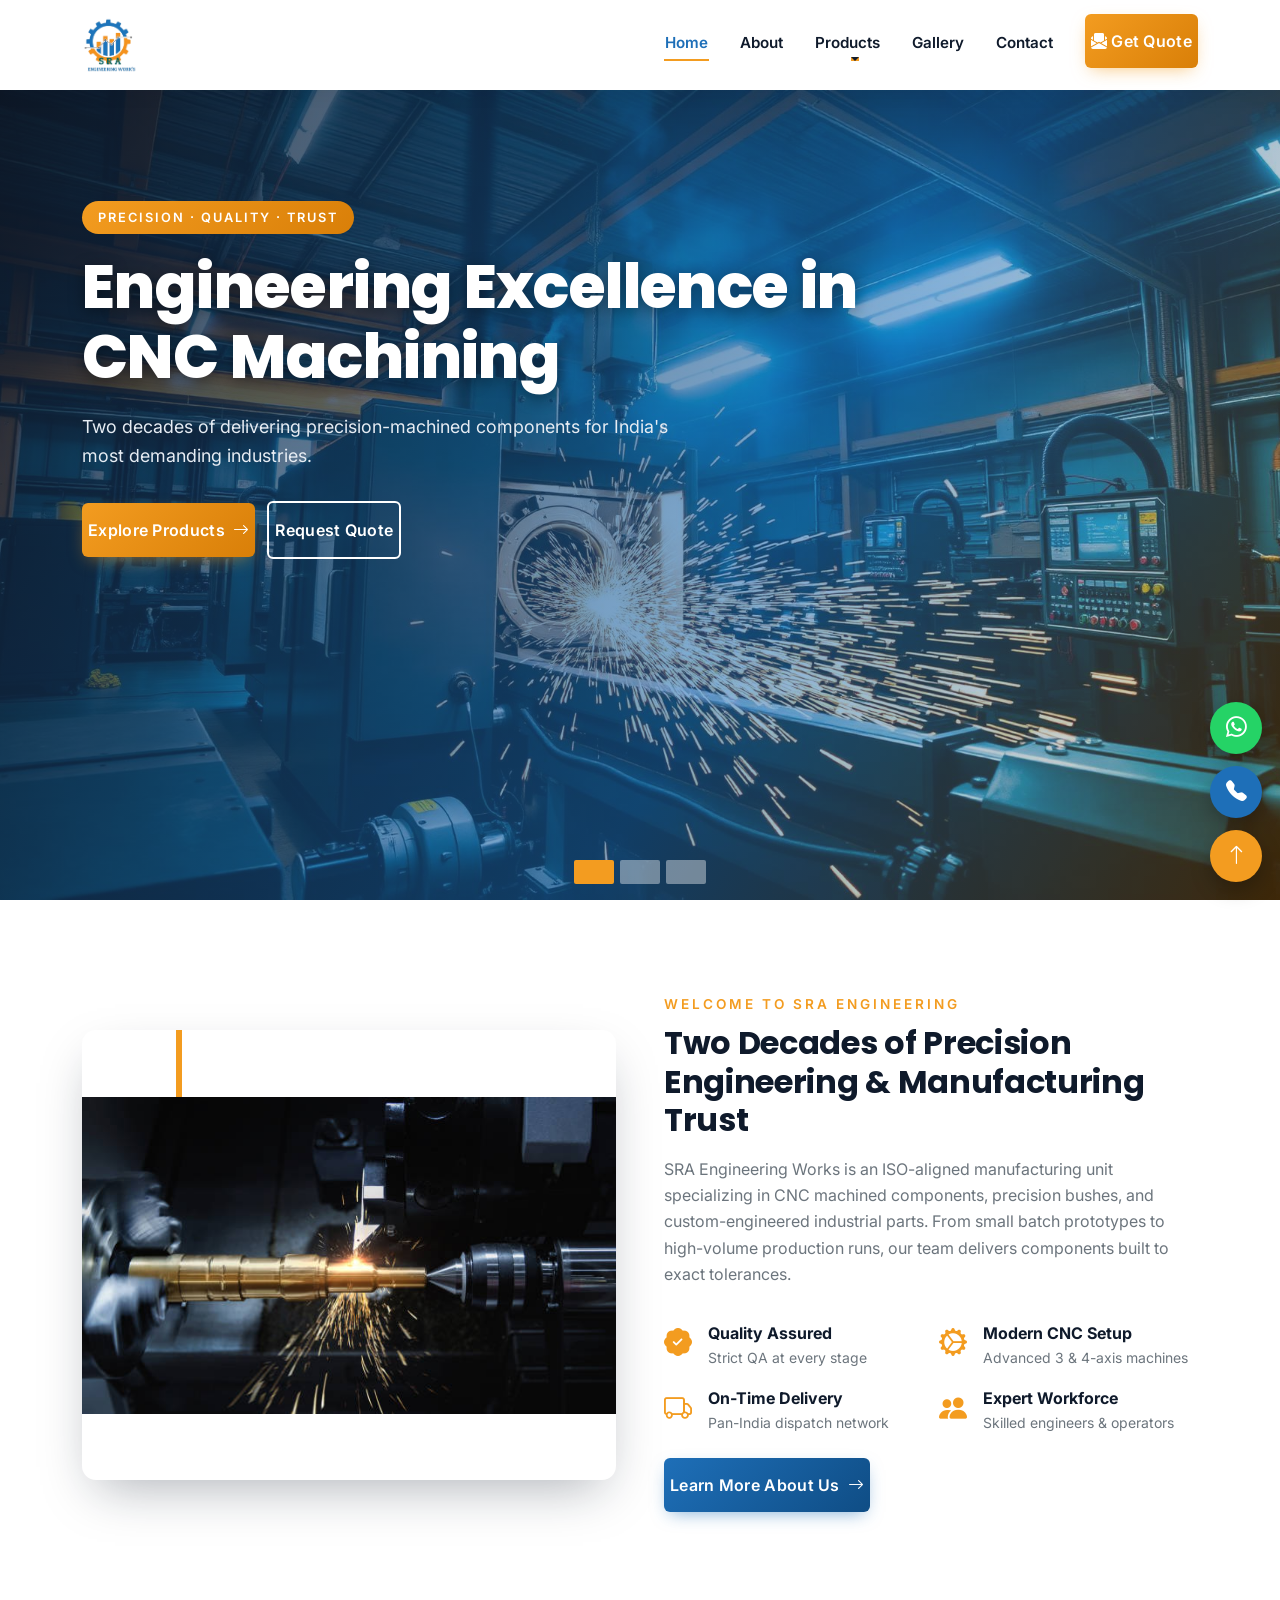
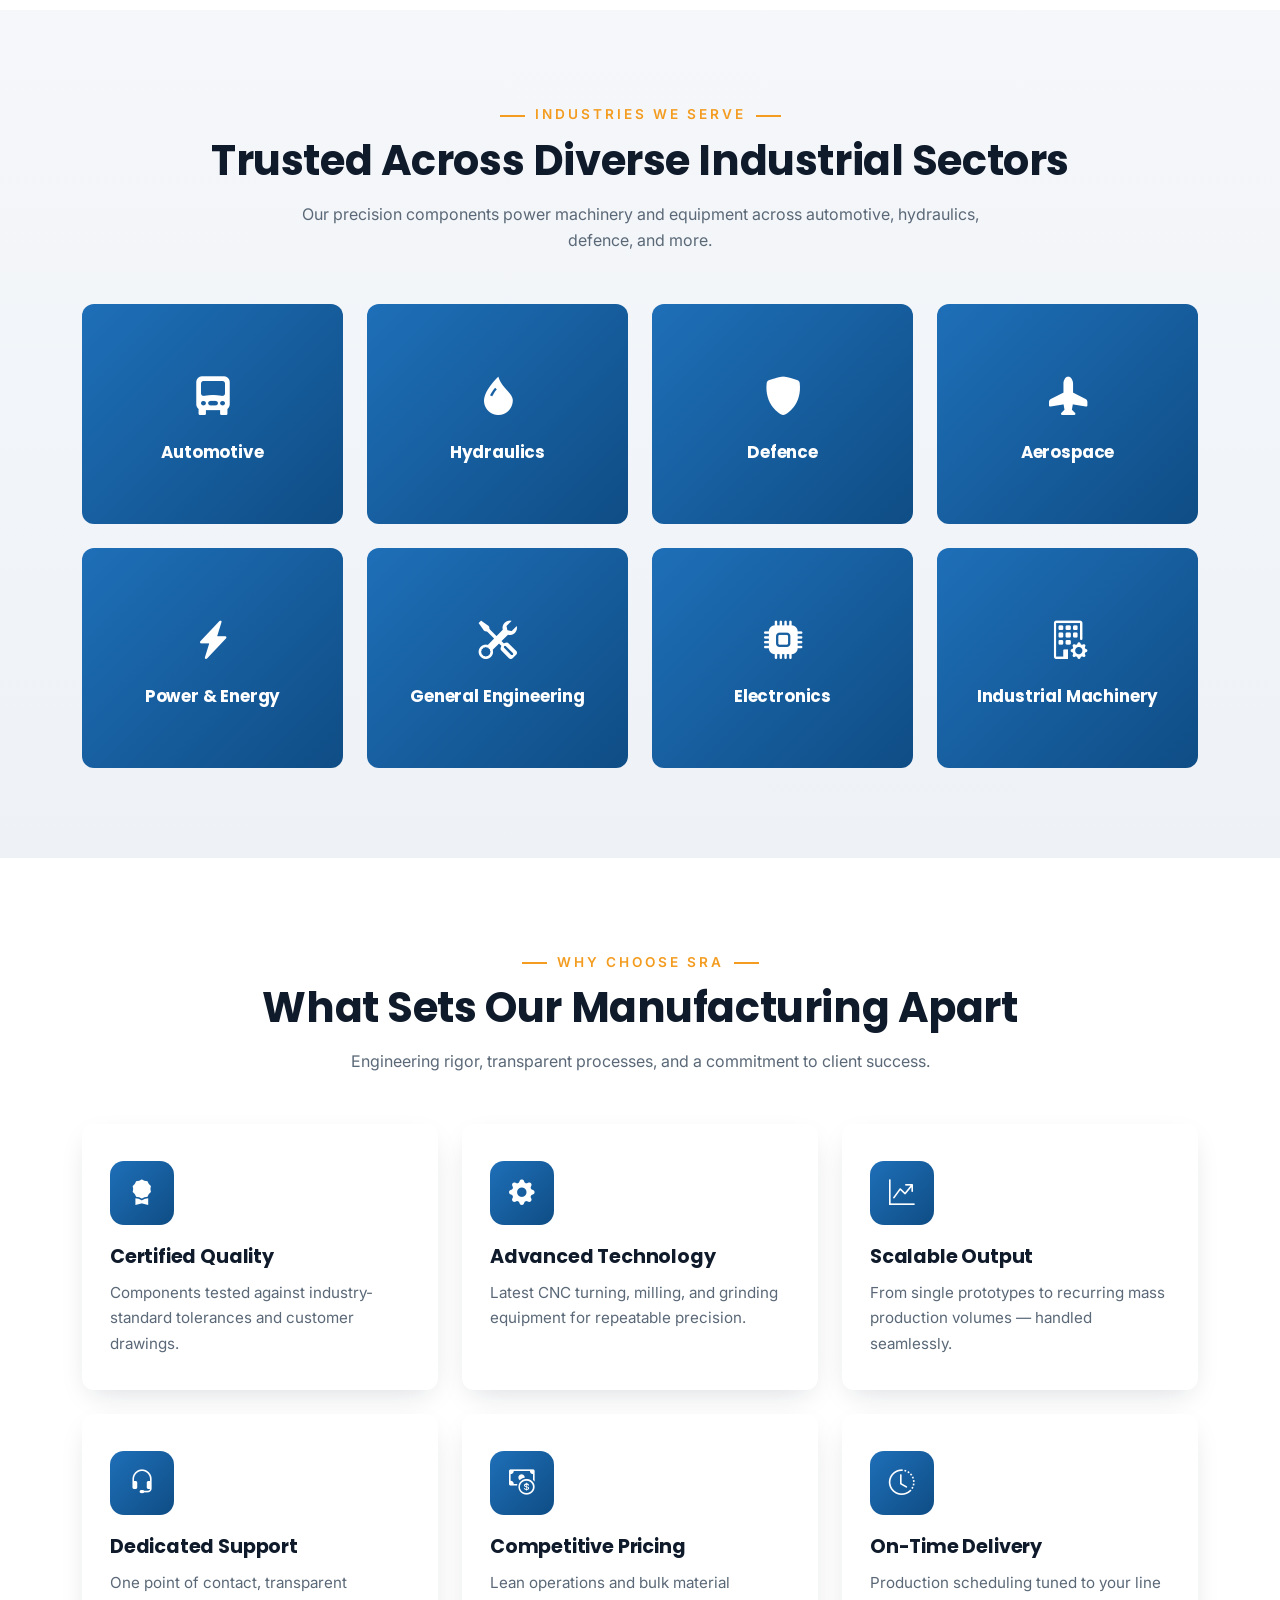
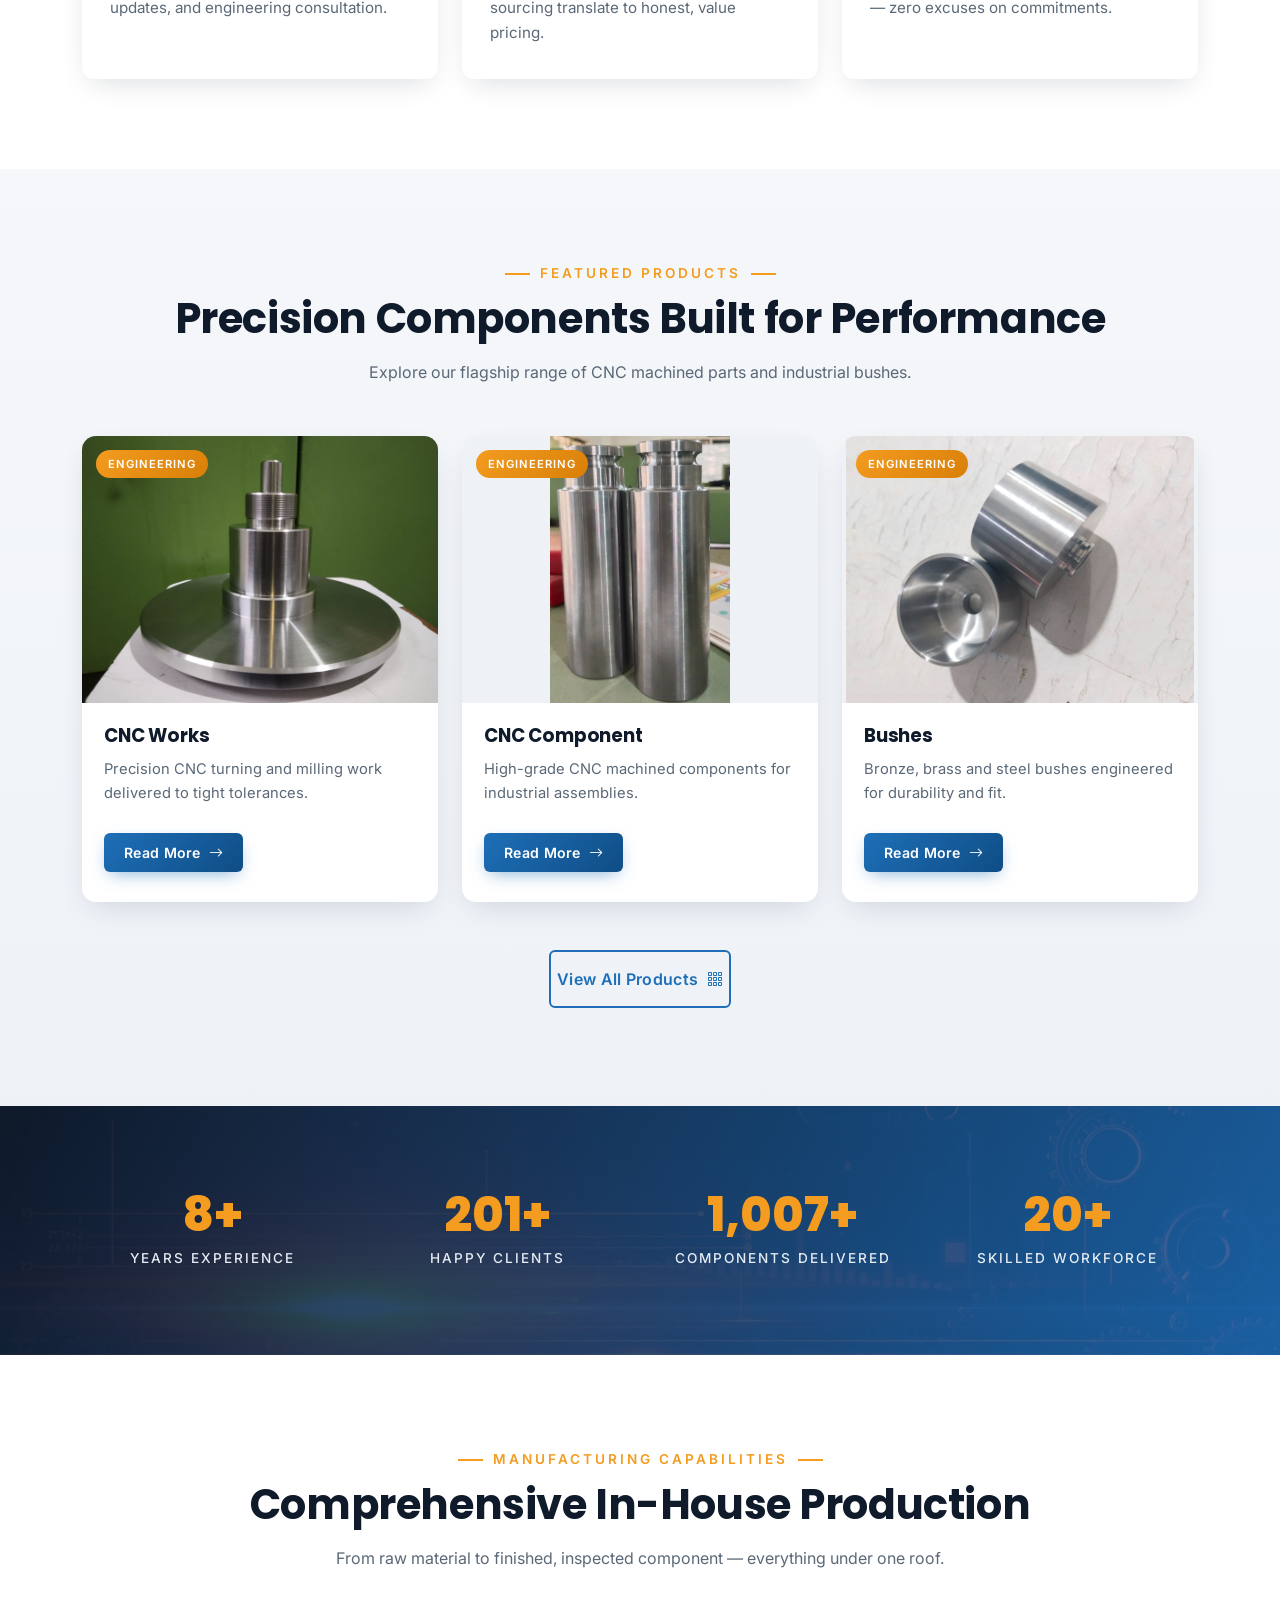
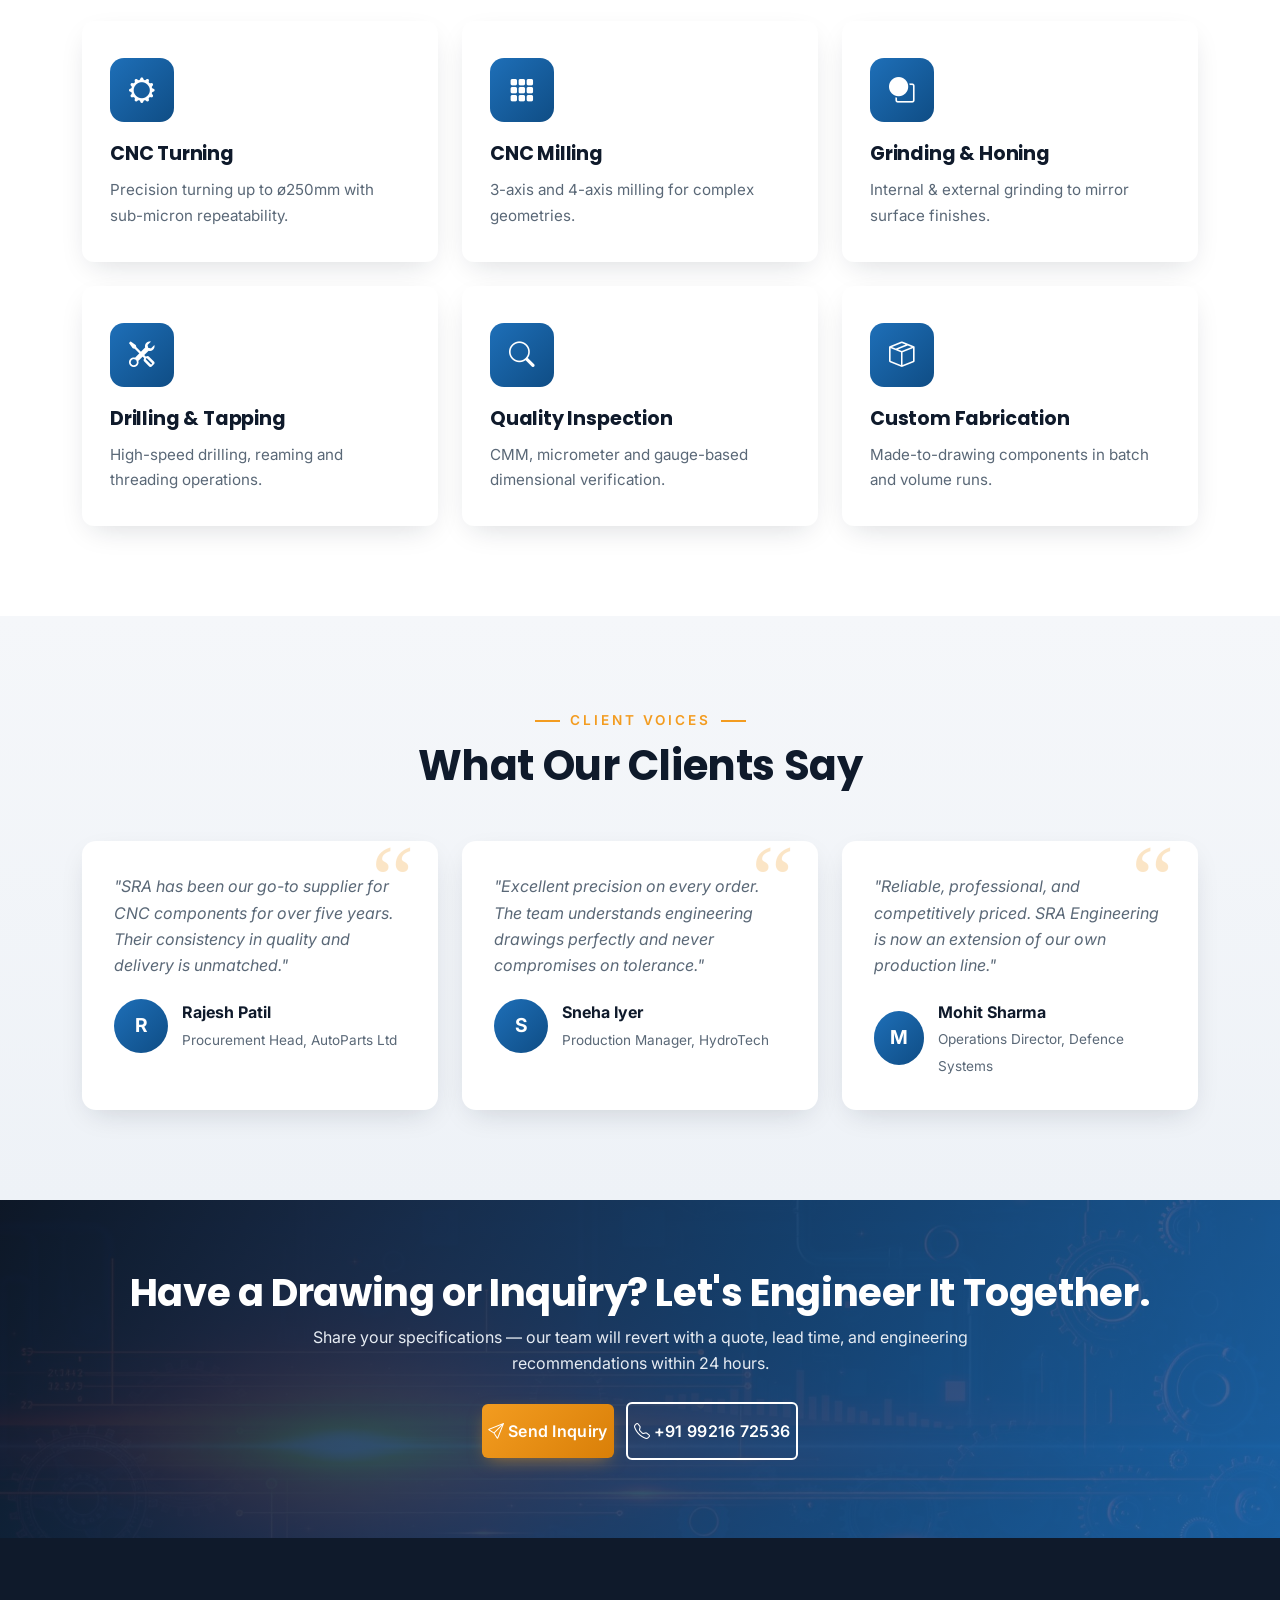
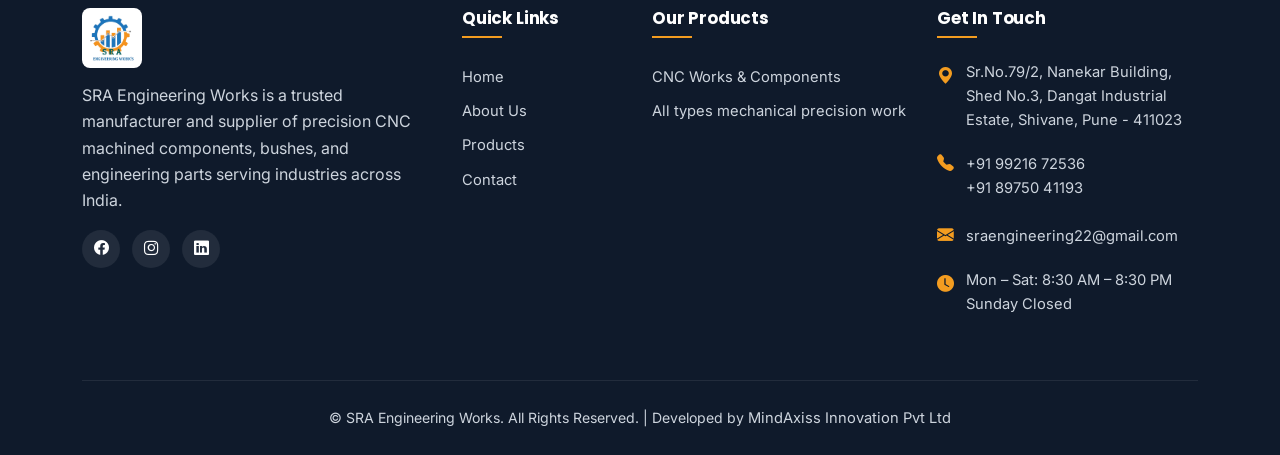
<file: index.html>
<!DOCTYPE html>
<html lang="en">
<head>
<meta charset="UTF-8">
<meta name="viewport" content="width=device-width, initial-scale=1.0">
<title>SRA Engineering Works — Precision CNC Components & Industrial Manufacturing</title>
<meta name="description" content="SRA Engineering Works is a leading manufacturer of CNC machined components, bushes, and precision engineering parts based in Pune, serving industries across India.">
<meta name="keywords" content="CNC machining, CNC components, bushes, precision engineering, SRA Engineering Works, industrial manufacturing, Pune">
<meta name="author" content="SRA Engineering Works">
<meta property="og:title" content="SRA Engineering Works — Precision CNC Components & Industrial Manufacturing">
<meta property="og:description" content="SRA Engineering Works is a leading manufacturer of CNC machined components, bushes, and precision engineering parts based in Pune, serving industries across India.">
<meta property="og:type" content="website">
<link rel="icon" type="image/png" href="images/logo.png">
<link rel="apple-touch-icon" href="images/logo.png">
<link href="https://cdn.jsdelivr.net/npm/bootstrap@5.3.3/dist/css/bootstrap.min.css" rel="stylesheet">
<link href="https://cdn.jsdelivr.net/npm/bootstrap-icons@1.11.3/font/bootstrap-icons.css" rel="stylesheet">
<link href="https://fonts.googleapis.com/css2?family=Inter:wght@400;500;600;700&family=Poppins:wght@500;600;700;800&display=swap" rel="stylesheet">
<link rel="stylesheet" href="css/style.css">
</head>
<body data-page="home">
<div id="site-header"></div>

<!-- Hero Slider -->
<section class="hero-slider">
  <div id="heroCarousel" class="carousel slide carousel-fade" data-bs-ride="carousel" data-bs-interval="5500">
    <div class="carousel-indicators">
      <button data-bs-target="#heroCarousel" data-bs-slide-to="0" class="active"></button>
      <button data-bs-target="#heroCarousel" data-bs-slide-to="1"></button>
      <button data-bs-target="#heroCarousel" data-bs-slide-to="2"></button>
    </div>
    <div class="carousel-inner">
      <div class="carousel-item active" style="background-image:url('images/hero-1.jpg')">
        <div class="container carousel-caption">
          <span class="hero-pretitle">Precision · Quality · Trust</span>
          <h1>Engineering Excellence in CNC Machining</h1>
          <p>Two decades of delivering precision-machined components for India's most demanding industries.</p>
          <a href="products.html" class="btn btn-accent-sra me-2">Explore Products <i class="bi bi-arrow-right ms-1"></i></a>
          <a href="contact.html" class="btn btn-outline-sra">Request Quote</a>
        </div>
      </div>
      <div class="carousel-item" style="background-image:url('images/hero-2.jpg')">
        <div class="container carousel-caption">
          <span class="hero-pretitle">Advanced CNC Facility</span>
          <h1>State-of-the-Art Machinery for Components</h1>
          <p>Modern CNC turning &amp; milling capability backed by stringent quality control and on-time delivery.</p>
          <a href="about.html" class="btn btn-accent-sra me-2">Our Capabilities</a>
          <a href="contact.html" class="btn btn-outline-sra">Talk to Engineer</a>
        </div>
      </div>
      <div class="carousel-item" style="background-image:url('images/hero-3.jpg')">
        <div class="container carousel-caption">
          <span class="hero-pretitle">Trusted by Industries</span>
          <h1>Custom Bushes &amp; Engineering Parts at Scale</h1>
          <p>From prototype to mass production — bushes, sleeves, and CNC components made to your specification.</p>
          <a href="products.html" class="btn btn-accent-sra me-2">View Catalogue</a>
          <a href="contact.html" class="btn btn-outline-sra">Get Free Sample</a>
        </div>
      </div>
    </div>
    <!-- <button class="carousel-control-prev" data-bs-target="#heroCarousel" data-bs-slide="prev"><span class="carousel-control-prev-icon"></span></button>
    <button class="carousel-control-next" data-bs-target="#heroCarousel" data-bs-slide="next"><span class="carousel-control-next-icon"></span></button> -->
  </div>
</section>

<!-- Intro -->
<section class="section">
  <div class="container">
    <div class="row align-items-center g-5">
      <div class="col-lg-6 fade-up">
        <div class="split-img"><img src="images/cnc-turning-machine.jpg" alt="SRA Engineering Works manufacturing facility"></div>
      </div>
      <div class="col-lg-6 fade-up">
        <span class="pretitle text-orange fw-semibold text-uppercase" style="letter-spacing:3px;font-size:.85rem">Welcome to SRA Engineering</span>
        <h2 class="mt-2 mb-3">Two Decades of Precision Engineering &amp; Manufacturing Trust</h2>
        <p class="text-secondary">SRA Engineering Works is an ISO-aligned manufacturing unit specializing in CNC machined components, precision bushes, and custom-engineered industrial parts. From small batch prototypes to high-volume production runs, our team delivers components built to exact tolerances.</p>
        <div class="row g-3 mt-2">
          <div class="col-sm-6"><div class="d-flex gap-3 align-items-start"><i class="bi bi-patch-check-fill text-orange fs-3"></i><div><strong>Quality Assured</strong><p class="mb-0 small text-secondary">Strict QA at every stage</p></div></div></div>
          <div class="col-sm-6"><div class="d-flex gap-3 align-items-start"><i class="bi bi-gear-wide-connected text-orange fs-3"></i><div><strong>Modern CNC Setup</strong><p class="mb-0 small text-secondary">Advanced 3 &amp; 4-axis machines</p></div></div></div>
          <div class="col-sm-6"><div class="d-flex gap-3 align-items-start"><i class="bi bi-truck text-orange fs-3"></i><div><strong>On-Time Delivery</strong><p class="mb-0 small text-secondary">Pan-India dispatch network</p></div></div></div>
          <div class="col-sm-6"><div class="d-flex gap-3 align-items-start"><i class="bi bi-people-fill text-orange fs-3"></i><div><strong>Expert Workforce</strong><p class="mb-0 small text-secondary">Skilled engineers &amp; operators</p></div></div></div>
        </div>
        <a href="about.html" class="btn btn-primary-sra mt-4">Learn More About Us <i class="bi bi-arrow-right ms-1"></i></a>
      </div>
    </div>
  </div>
</section>

<!-- Industries -->
<section class="section bg-light-grad">
  <div class="container">
    <div class="section-title fade-up">
      <span class="pretitle">Industries We Serve</span>
      <h2>Trusted Across Diverse Industrial Sectors</h2>
      <p>Our precision components power machinery and equipment across automotive, hydraulics, defence, and more.</p>
    </div>
    <div class="row g-4">
      <div class="col-lg-3 col-md-4 col-6 fade-up"><div class="industry-card"><i class="bi bi-truck-front-fill"></i><h5>Automotive</h5></div></div><div class="col-lg-3 col-md-4 col-6 fade-up"><div class="industry-card"><i class="bi bi-droplet-fill"></i><h5>Hydraulics</h5></div></div><div class="col-lg-3 col-md-4 col-6 fade-up"><div class="industry-card"><i class="bi bi-shield-fill"></i><h5>Defence</h5></div></div><div class="col-lg-3 col-md-4 col-6 fade-up"><div class="industry-card"><i class="bi bi-airplane-fill"></i><h5>Aerospace</h5></div></div><div class="col-lg-3 col-md-4 col-6 fade-up"><div class="industry-card"><i class="bi bi-lightning-charge-fill"></i><h5>Power &amp; Energy</h5></div></div><div class="col-lg-3 col-md-4 col-6 fade-up"><div class="industry-card"><i class="bi bi-tools"></i><h5>General Engineering</h5></div></div><div class="col-lg-3 col-md-4 col-6 fade-up"><div class="industry-card"><i class="bi bi-cpu-fill"></i><h5>Electronics</h5></div></div><div class="col-lg-3 col-md-4 col-6 fade-up"><div class="industry-card"><i class="bi bi-building-gear"></i><h5>Industrial Machinery</h5></div></div>
    </div>
  </div>
</section>

<!-- Why Choose Us -->
<section class="section">
  <div class="container">
    <div class="section-title fade-up">
      <span class="pretitle">Why Choose SRA</span>
      <h2>What Sets Our Manufacturing Apart</h2>
      <p>Engineering rigor, transparent processes, and a commitment to client success.</p>
    </div>
    <div class="row g-4">
      <div class="col-lg-4 col-md-6 fade-up"><div class="feature-card"><div class="icon-wrap"><i class="bi bi-award-fill"></i></div><h4>Certified Quality</h4><p>Components tested against industry-standard tolerances and customer drawings.</p></div></div><div class="col-lg-4 col-md-6 fade-up"><div class="feature-card"><div class="icon-wrap"><i class="bi bi-gear-fill"></i></div><h4>Advanced Technology</h4><p>Latest CNC turning, milling, and grinding equipment for repeatable precision.</p></div></div><div class="col-lg-4 col-md-6 fade-up"><div class="feature-card"><div class="icon-wrap"><i class="bi bi-graph-up-arrow"></i></div><h4>Scalable Output</h4><p>From single prototypes to recurring mass production volumes — handled seamlessly.</p></div></div><div class="col-lg-4 col-md-6 fade-up"><div class="feature-card"><div class="icon-wrap"><i class="bi bi-headset"></i></div><h4>Dedicated Support</h4><p>One point of contact, transparent updates, and engineering consultation.</p></div></div><div class="col-lg-4 col-md-6 fade-up"><div class="feature-card"><div class="icon-wrap"><i class="bi bi-cash-coin"></i></div><h4>Competitive Pricing</h4><p>Lean operations and bulk material sourcing translate to honest, value pricing.</p></div></div><div class="col-lg-4 col-md-6 fade-up"><div class="feature-card"><div class="icon-wrap"><i class="bi bi-clock-history"></i></div><h4>On-Time Delivery</h4><p>Production scheduling tuned to your line — zero excuses on commitments.</p></div></div>
    </div>
  </div>
</section>

<!-- Featured Products -->
<section class="section bg-light-grad">
  <div class="container">
    <div class="section-title fade-up">
      <span class="pretitle">Featured Products</span>
      <h2>Precision Components Built for Performance</h2>
      <p>Explore our flagship range of CNC machined parts and industrial bushes.</p>
    </div>
    <div class="row g-4">
      
      <div class="col-lg-4 col-md-6 fade-up">
        <div class="product-card">
          <div class="img-wrap"><span class="badge-cat">Engineering</span><img src="images/gallery/image-8.jpeg" alt="CNC Works" loading="lazy"></div>
          <div class="body"><h4>CNC Works</h4><p>Precision CNC turning and milling work delivered to tight tolerances.</p><a href="cnc-works.html" class="btn btn-primary-sra">Read More <i class="bi bi-arrow-right ms-1"></i></a></div>
        </div>
      </div>
      <div class="col-lg-4 col-md-6 fade-up">
        <div class="product-card">
          <div class="img-wrap"><span class="badge-cat">Engineering</span><img src="images/gallery/image-16.jpeg" alt="CNC Component" loading="lazy"></div>
          <div class="body"><h4>CNC Component</h4><p>High-grade CNC machined components for industrial assemblies.</p><a href="cnc-component.html" class="btn btn-primary-sra">Read More <i class="bi bi-arrow-right ms-1"></i></a></div>
        </div>
      </div>
      <div class="col-lg-4 col-md-6 fade-up">
        <div class="product-card">
          <div class="img-wrap"><span class="badge-cat">Engineering</span><img src="images/gallery/image-3.jpeg" alt="Bushes" loading="lazy"></div>
          <div class="body"><h4>Bushes</h4><p>Bronze, brass and steel bushes engineered for durability and fit.</p><a href="bushes.html" class="btn btn-primary-sra">Read More <i class="bi bi-arrow-right ms-1"></i></a></div>
        </div>
      </div>
    </div>
    <div class="text-center mt-5 fade-up"><a href="products.html" class="btn btn-outline-blue">View All Products <i class="bi bi-grid-3x3-gap ms-1"></i></a></div>
  </div>
</section>

<!-- Counters -->
<section class="counter-section">
  <div class="container">
    <div class="row g-4">
      <div class="col-lg-3 col-6"><div class="counter-item"><div class="num" data-count="20" data-suffix="+">0</div><div class="label">Years Experience</div></div></div>
      <div class="col-lg-3 col-6"><div class="counter-item"><div class="num" data-count="500" data-suffix="+">0</div><div class="label">Happy Clients</div></div></div>
      <div class="col-lg-3 col-6"><div class="counter-item"><div class="num" data-count="2500" data-suffix="+">0</div><div class="label">Components Delivered</div></div></div>
      <div class="col-lg-3 col-6"><div class="counter-item"><div class="num" data-count="50" data-suffix="+">0</div><div class="label">Skilled Workforce</div></div></div>
    </div>
  </div>
</section>

<!-- Capabilities -->
<section class="section">
  <div class="container">
    <div class="section-title fade-up">
      <span class="pretitle">Manufacturing Capabilities</span>
      <h2>Comprehensive In-House Production</h2>
      <p>From raw material to finished, inspected component — everything under one roof.</p>
    </div>
    <div class="row g-4">
      <div class="col-lg-4 col-md-6 fade-up"><div class="feature-card"><div class="icon-wrap"><i class="bi bi-gear-wide"></i></div><h4>CNC Turning</h4><p>Precision turning up to ø250mm with sub-micron repeatability.</p></div></div><div class="col-lg-4 col-md-6 fade-up"><div class="feature-card"><div class="icon-wrap"><i class="bi bi-grid-3x3-gap-fill"></i></div><h4>CNC Milling</h4><p>3-axis and 4-axis milling for complex geometries.</p></div></div><div class="col-lg-4 col-md-6 fade-up"><div class="feature-card"><div class="icon-wrap"><i class="bi bi-circle-square"></i></div><h4>Grinding &amp; Honing</h4><p>Internal &amp; external grinding to mirror surface finishes.</p></div></div><div class="col-lg-4 col-md-6 fade-up"><div class="feature-card"><div class="icon-wrap"><i class="bi bi-tools"></i></div><h4>Drilling &amp; Tapping</h4><p>High-speed drilling, reaming and threading operations.</p></div></div><div class="col-lg-4 col-md-6 fade-up"><div class="feature-card"><div class="icon-wrap"><i class="bi bi-search"></i></div><h4>Quality Inspection</h4><p>CMM, micrometer and gauge-based dimensional verification.</p></div></div><div class="col-lg-4 col-md-6 fade-up"><div class="feature-card"><div class="icon-wrap"><i class="bi bi-box-seam"></i></div><h4>Custom Fabrication</h4><p>Made-to-drawing components in batch and volume runs.</p></div></div>
    </div>
  </div>
</section>

<!-- Testimonials -->
<section class="section bg-light-grad">
  <div class="container">
    <div class="section-title fade-up">
      <span class="pretitle">Client Voices</span>
      <h2>What Our Clients Say</h2>
    </div>
    <div class="row g-4">
      <div class="col-lg-4 fade-up"><div class="testi-card"><p>"SRA has been our go-to supplier for CNC components for over five years. Their consistency in quality and delivery is unmatched."</p><div class="who"><div class="avatar">R</div><div><strong>Rajesh Patil</strong><span>Procurement Head, AutoParts Ltd</span></div></div></div></div><div class="col-lg-4 fade-up"><div class="testi-card"><p>"Excellent precision on every order. The team understands engineering drawings perfectly and never compromises on tolerance."</p><div class="who"><div class="avatar">S</div><div><strong>Sneha Iyer</strong><span>Production Manager, HydroTech</span></div></div></div></div><div class="col-lg-4 fade-up"><div class="testi-card"><p>"Reliable, professional, and competitively priced. SRA Engineering is now an extension of our own production line."</p><div class="who"><div class="avatar">M</div><div><strong>Mohit Sharma</strong><span>Operations Director, Defence Systems</span></div></div></div></div>
    </div>
  </div>
</section>

<!-- CTA -->
<section class="cta-strip">
  <div class="container fade-up">
    <h2>Have a Drawing or Inquiry? Let's Engineer It Together.</h2>
    <p>Share your specifications — our team will revert with a quote, lead time, and engineering recommendations within 24 hours.</p>
    <a href="contact.html" class="btn btn-accent-sra me-2"><i class="bi bi-send me-1"></i>Send Inquiry</a>
    <a href="tel:+919921672536" class="btn btn-outline-sra"><i class="bi bi-telephone me-1"></i>+91 99216 72536</a>
  </div>
</section>

<div id="site-footer"></div>
<script src="https://cdn.jsdelivr.net/npm/bootstrap@5.3.3/dist/js/bootstrap.bundle.min.js"></script>
<script src="js/main.js"></script>
</body>
</html>
</file>
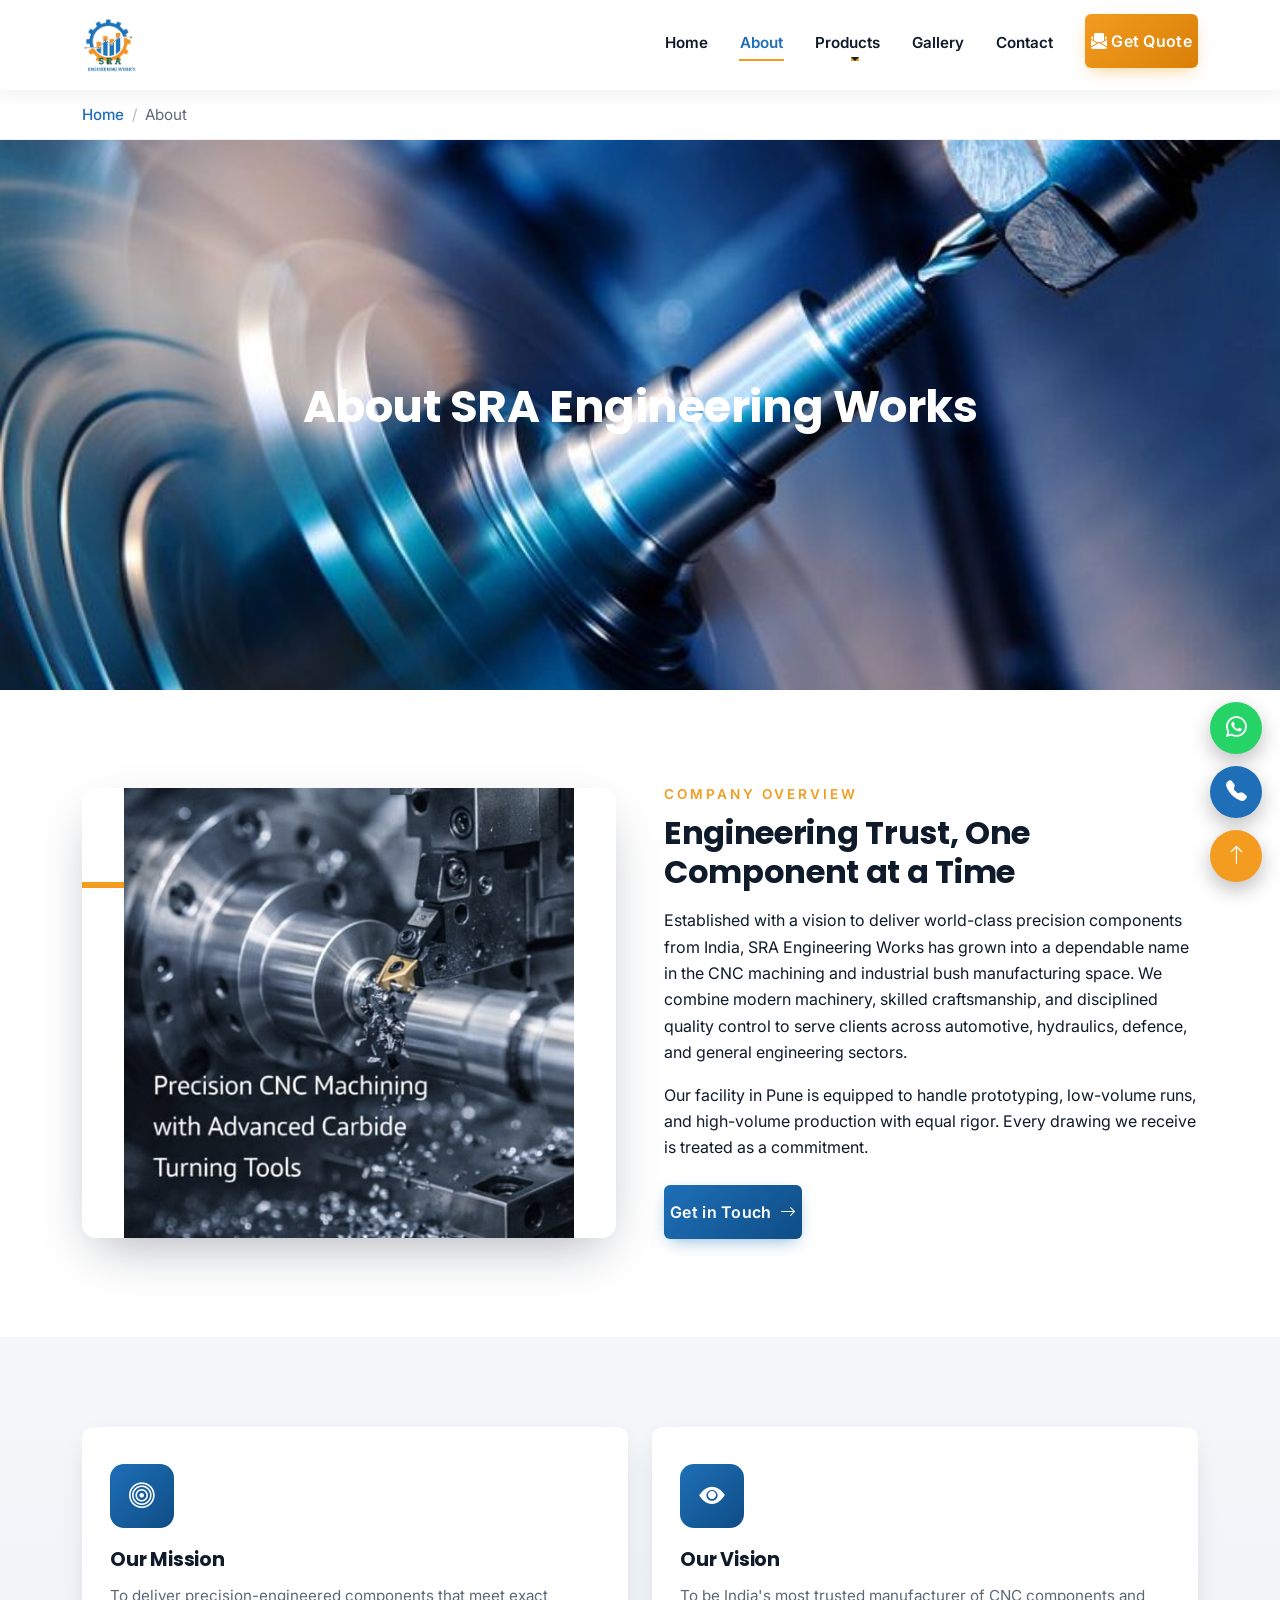
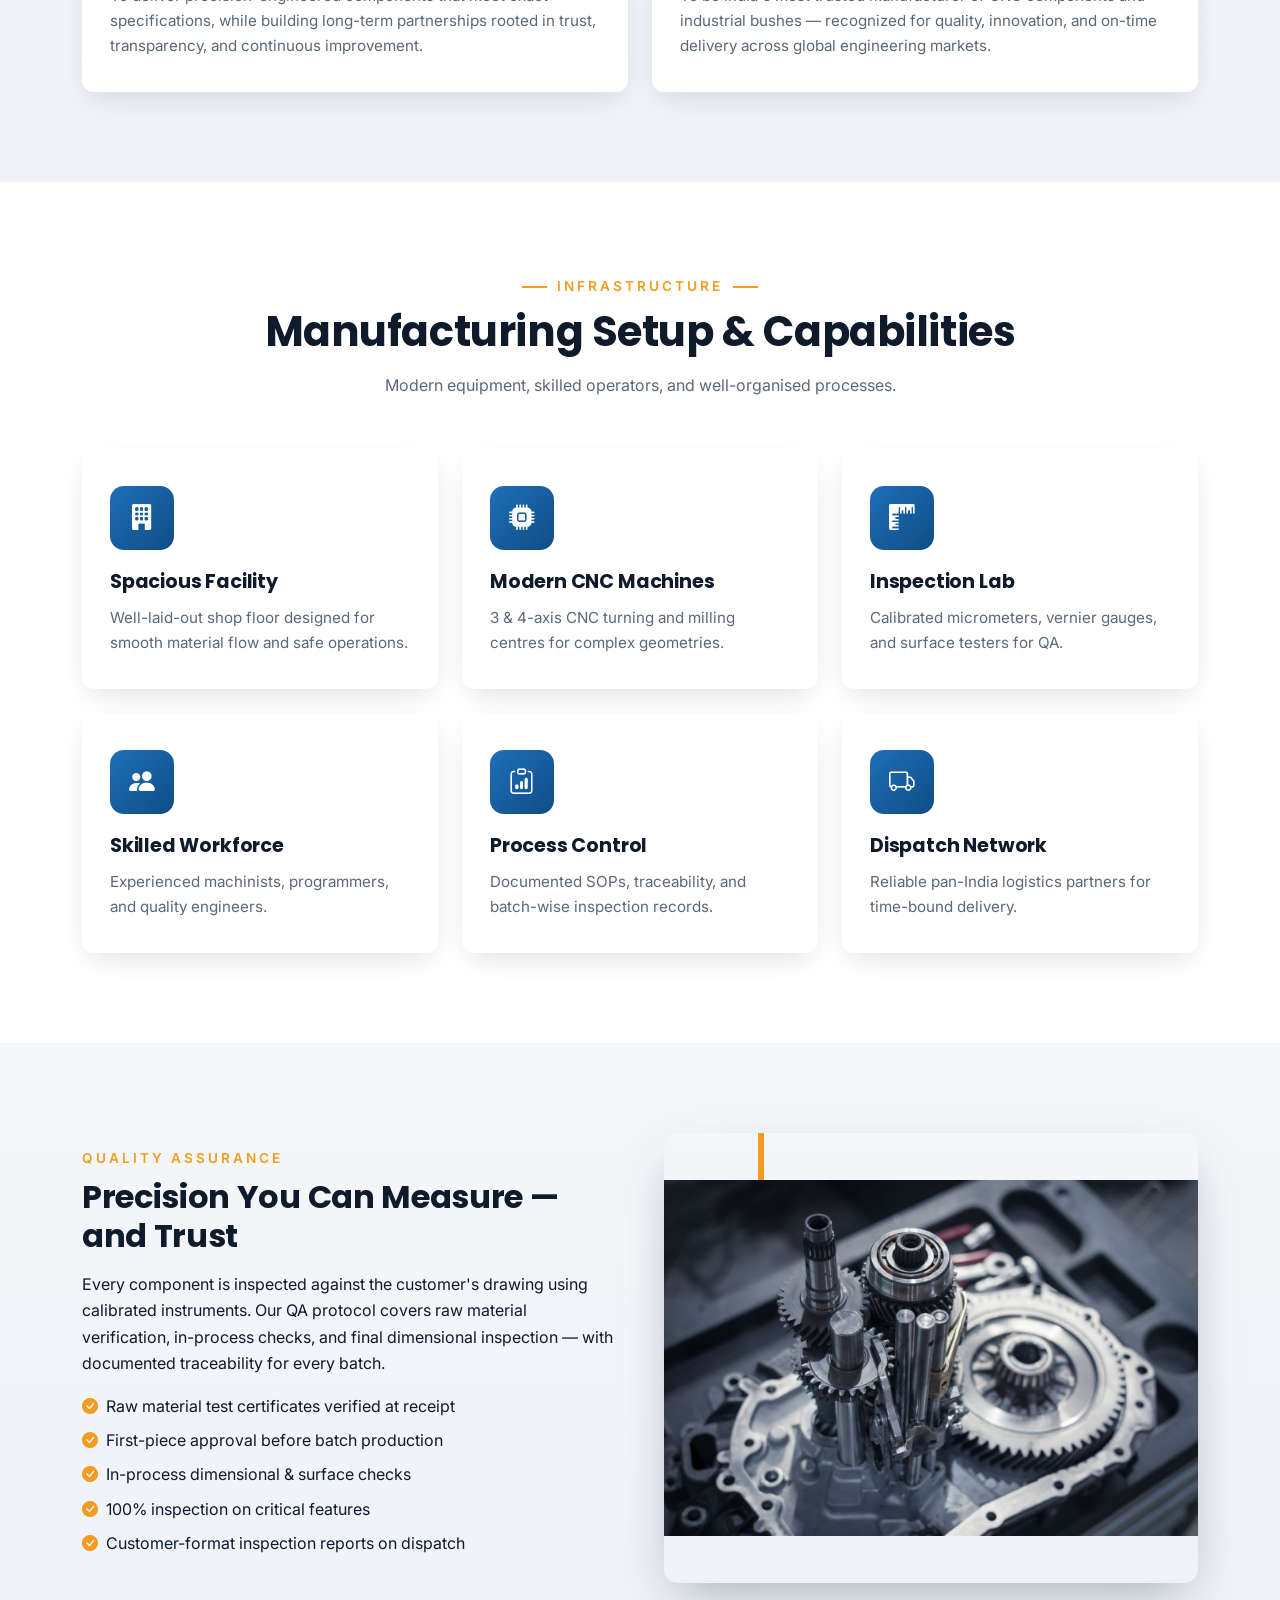
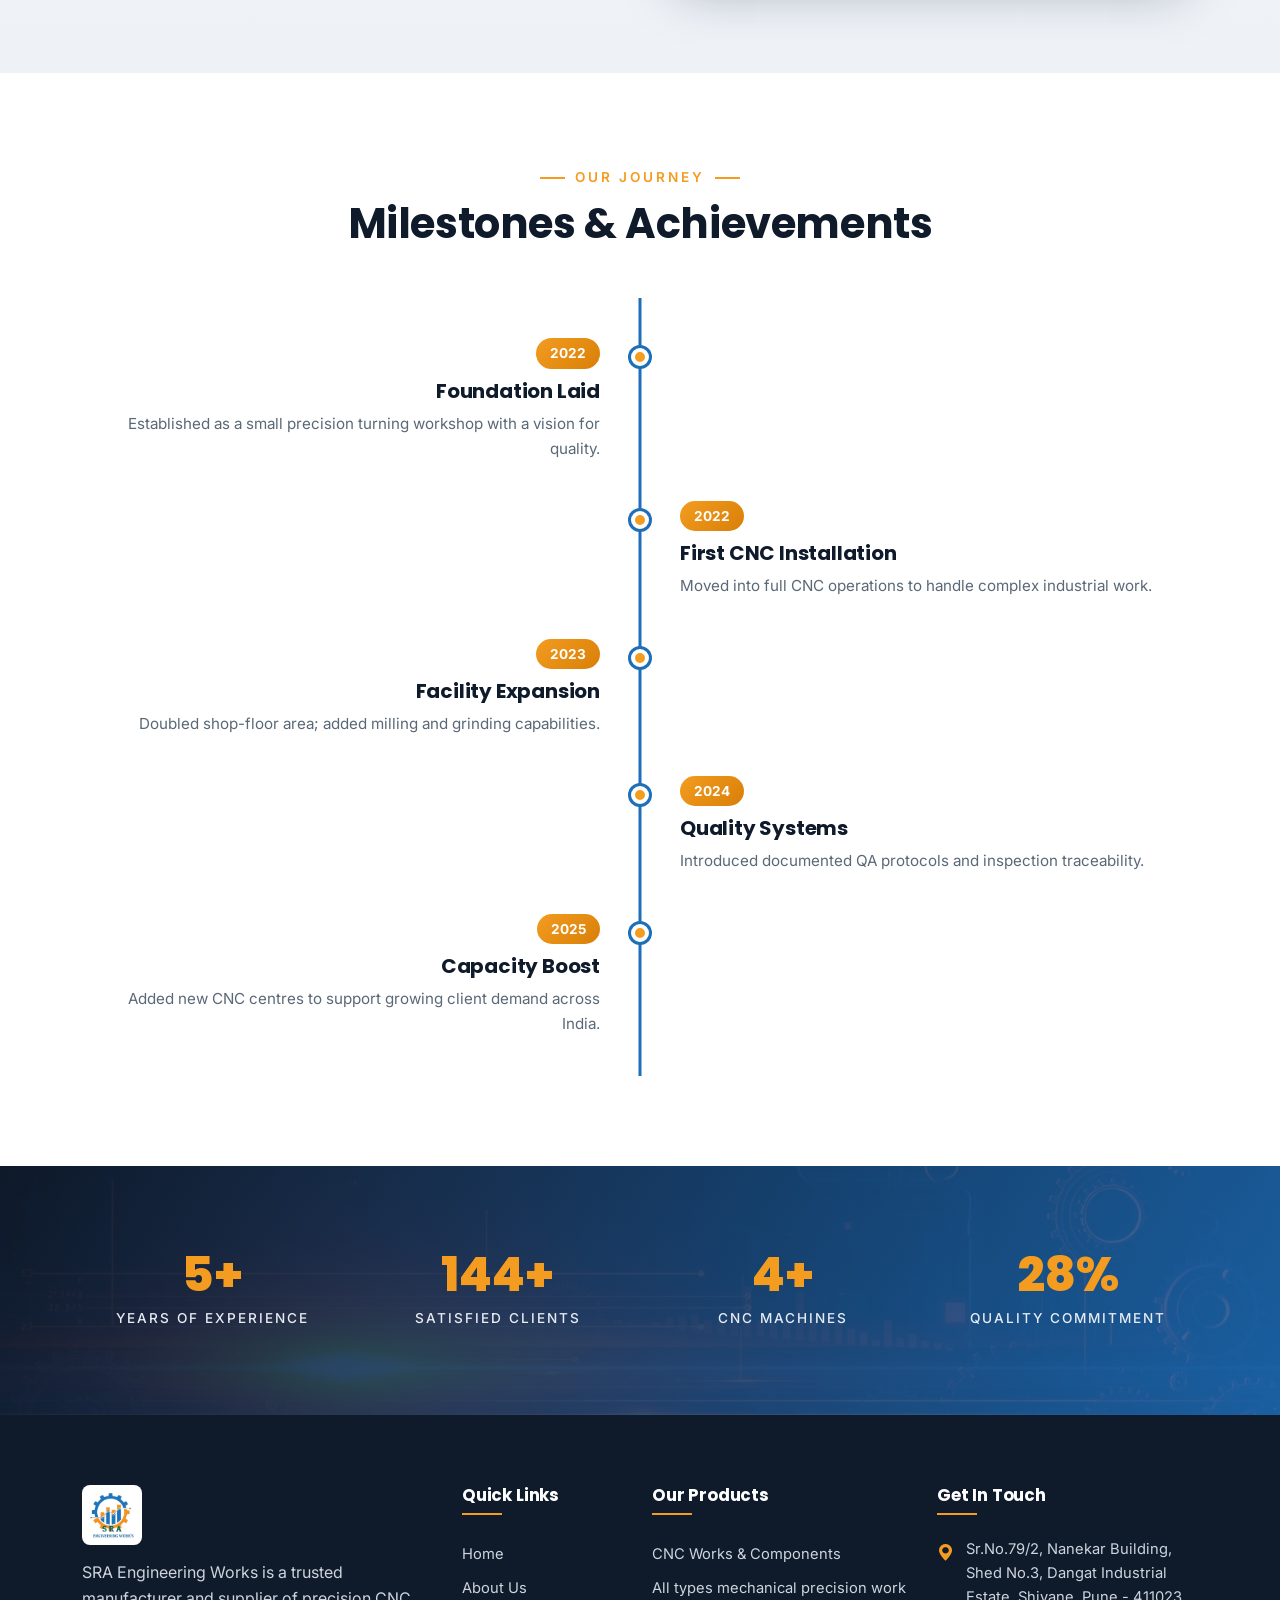
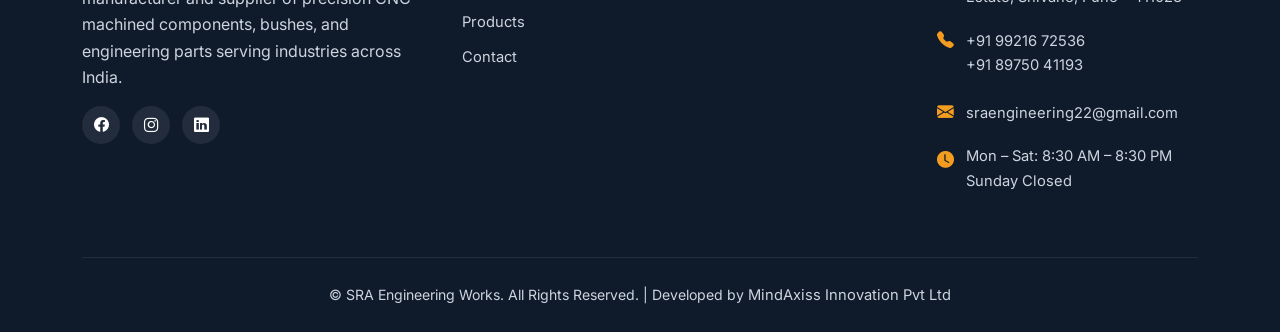
<file: about.html>
<!DOCTYPE html>
<html lang="en">
<head>
<meta charset="UTF-8">
<meta name="viewport" content="width=device-width, initial-scale=1.0">
<title>About Us — SRA Engineering Works</title>
<meta name="description" content="Learn about SRA Engineering Works — our mission, vision, infrastructure, quality assurance, and decades of precision manufacturing expertise.">
<meta name="keywords" content="CNC machining, CNC components, bushes, precision engineering, SRA Engineering Works, industrial manufacturing, Pune">
<meta name="author" content="SRA Engineering Works">
<meta property="og:title" content="About Us — SRA Engineering Works">
<meta property="og:description" content="Learn about SRA Engineering Works — our mission, vision, infrastructure, quality assurance, and decades of precision manufacturing expertise.">
<meta property="og:type" content="website">
<link rel="icon" type="image/png" href="images/logo.png">
<link rel="apple-touch-icon" href="images/logo.png">
<link href="https://cdn.jsdelivr.net/npm/bootstrap@5.3.3/dist/css/bootstrap.min.css" rel="stylesheet">
<link href="https://cdn.jsdelivr.net/npm/bootstrap-icons@1.11.3/font/bootstrap-icons.css" rel="stylesheet">
<link href="https://fonts.googleapis.com/css2?family=Inter:wght@400;500;600;700&family=Poppins:wght@500;600;700;800&display=swap" rel="stylesheet">
<link rel="stylesheet" href="css/style.css">
</head>
<body data-page="about">
<div id="site-header"></div>

<div class="breadcrumb-bar">
  <div class="container">
    <nav aria-label="breadcrumb">
      <ol class="breadcrumb">
        <li class="breadcrumb-item"><a href="index.html">Home</a></li>
        <li class="breadcrumb-item active" aria-current="page">About</li>
      </ol>
    </nav>
  </div>
</div>

<section class="page-banner-about">
  <div class="container text-center">
    <h1>About SRA Engineering Works</h1>
  </div>
</section>

<section class="section">
  <div class="container">
    <div class="row align-items-center g-5">
      <div class="col-lg-6 fade-up"><div class="split-img"><img src="images/about-factory.jfif" alt="SRA Engineering manufacturing facility"></div></div>
      <div class="col-lg-6 fade-up">
        <span class="pretitle text-orange fw-semibold text-uppercase" style="letter-spacing:3px;font-size:.85rem">Company Overview</span>
        <h2 class="mt-2 mb-3">Engineering Trust, One Component at a Time</h2>
        <p>Established with a vision to deliver world-class precision components from India, SRA Engineering Works has grown into a dependable name in the CNC machining and industrial bush manufacturing space. We combine modern machinery, skilled craftsmanship, and disciplined quality control to serve clients across automotive, hydraulics, defence, and general engineering sectors.</p>
        <p>Our facility in Pune is equipped to handle prototyping, low-volume runs, and high-volume production with equal rigor. Every drawing we receive is treated as a commitment.</p>
        <a href="contact.html" class="btn btn-primary-sra mt-2">Get in Touch <i class="bi bi-arrow-right ms-1"></i></a>
      </div>
    </div>
  </div>
</section>

<section class="section bg-light-grad">
  <div class="container">
    <div class="row g-4">
      <div class="col-md-6 fade-up"><div class="feature-card h-100"><div class="icon-wrap"><i class="bi bi-bullseye"></i></div><h4>Our Mission</h4><p>To deliver precision-engineered components that meet exact specifications, while building long-term partnerships rooted in trust, transparency, and continuous improvement.</p></div></div>
      <div class="col-md-6 fade-up"><div class="feature-card h-100"><div class="icon-wrap"><i class="bi bi-eye-fill"></i></div><h4>Our Vision</h4><p>To be India's most trusted manufacturer of CNC components and industrial bushes — recognized for quality, innovation, and on-time delivery across global engineering markets.</p></div></div>
    </div>
  </div>
</section>

<section class="section">
  <div class="container">
    <div class="section-title fade-up"><span class="pretitle">Infrastructure</span><h2>Manufacturing Setup &amp; Capabilities</h2><p>Modern equipment, skilled operators, and well-organised processes.</p></div>
    <div class="row g-4">
      <div class="col-lg-4 col-md-6 fade-up"><div class="feature-card"><div class="icon-wrap"><i class="bi bi-building-fill"></i></div><h4>Spacious Facility</h4><p>Well-laid-out shop floor designed for smooth material flow and safe operations.</p></div></div><div class="col-lg-4 col-md-6 fade-up"><div class="feature-card"><div class="icon-wrap"><i class="bi bi-cpu-fill"></i></div><h4>Modern CNC Machines</h4><p>3 &amp; 4-axis CNC turning and milling centres for complex geometries.</p></div></div><div class="col-lg-4 col-md-6 fade-up"><div class="feature-card"><div class="icon-wrap"><i class="bi bi-rulers"></i></div><h4>Inspection Lab</h4><p>Calibrated micrometers, vernier gauges, and surface testers for QA.</p></div></div><div class="col-lg-4 col-md-6 fade-up"><div class="feature-card"><div class="icon-wrap"><i class="bi bi-people-fill"></i></div><h4>Skilled Workforce</h4><p>Experienced machinists, programmers, and quality engineers.</p></div></div><div class="col-lg-4 col-md-6 fade-up"><div class="feature-card"><div class="icon-wrap"><i class="bi bi-clipboard-data"></i></div><h4>Process Control</h4><p>Documented SOPs, traceability, and batch-wise inspection records.</p></div></div><div class="col-lg-4 col-md-6 fade-up"><div class="feature-card"><div class="icon-wrap"><i class="bi bi-truck"></i></div><h4>Dispatch Network</h4><p>Reliable pan-India logistics partners for time-bound delivery.</p></div></div>
    </div>
  </div>
</section>

<section class="section bg-light-grad">
  <div class="container">
    <div class="row align-items-center g-5">
      <div class="col-lg-6 order-lg-2 fade-up"><div class="split-img"><img src="images/about-quality.jfif" alt="Quality assurance at SRA Engineering"></div></div>
      <div class="col-lg-6 fade-up">
        <span class="pretitle text-orange fw-semibold text-uppercase" style="letter-spacing:3px;font-size:.85rem">Quality Assurance</span>
        <h2 class="mt-2 mb-3">Precision You Can Measure — and Trust</h2>
        <p>Every component is inspected against the customer's drawing using calibrated instruments. Our QA protocol covers raw material verification, in-process checks, and final dimensional inspection — with documented traceability for every batch.</p>
        <ul class="list-unstyled mt-3">
          <li class="mb-2"><i class="bi bi-check-circle-fill text-orange me-2"></i>Raw material test certificates verified at receipt</li>
          <li class="mb-2"><i class="bi bi-check-circle-fill text-orange me-2"></i>First-piece approval before batch production</li>
          <li class="mb-2"><i class="bi bi-check-circle-fill text-orange me-2"></i>In-process dimensional &amp; surface checks</li>
          <li class="mb-2"><i class="bi bi-check-circle-fill text-orange me-2"></i>100% inspection on critical features</li>
          <li class="mb-2"><i class="bi bi-check-circle-fill text-orange me-2"></i>Customer-format inspection reports on dispatch</li>
        </ul>
      </div>
    </div>
  </div>
</section>

<section class="section">
  <div class="container">
    <div class="section-title fade-up"><span class="pretitle">Our Journey</span><h2>Milestones &amp; Achievements</h2></div>
    <div class="timeline">
      <div class="tl-item fade-up"><span class="year">2022</span><h5>Foundation Laid</h5><p>Established as a small precision turning workshop with a vision for quality.</p></div>
      <div class="tl-item fade-up"><span class="year">2022</span><h5>First CNC Installation</h5><p>Moved into full CNC operations to handle complex industrial work.</p></div>
      <div class="tl-item fade-up"><span class="year">2023</span><h5>Facility Expansion</h5><p>Doubled shop-floor area; added milling and grinding capabilities.</p></div>
      <div class="tl-item fade-up"><span class="year">2024</span><h5>Quality Systems</h5><p>Introduced documented QA protocols and inspection traceability.</p></div>
      <div class="tl-item fade-up"><span class="year">2025</span><h5>Capacity Boost</h5><p>Added new CNC centres to support growing client demand across India.</p></div>
    </div>
  </div>
</section>

<section class="counter-section">
  <div class="container">
    <div class="row g-4">
      <div class="col-lg-3 col-6"><div class="counter-item"><div class="num" data-count="20" data-suffix="+">0</div><div class="label">Years of Experience</div></div></div>
      <div class="col-lg-3 col-6"><div class="counter-item"><div class="num" data-count="500" data-suffix="+">0</div><div class="label">Satisfied Clients</div></div></div>
      <div class="col-lg-3 col-6"><div class="counter-item"><div class="num" data-count="15" data-suffix="+">0</div><div class="label">CNC Machines</div></div></div>
      <div class="col-lg-3 col-6"><div class="counter-item"><div class="num" data-count="100" data-suffix="%">0</div><div class="label">Quality Commitment</div></div></div>
    </div>
  </div>
</section>

<div id="site-footer"></div>
<script src="https://cdn.jsdelivr.net/npm/bootstrap@5.3.3/dist/js/bootstrap.bundle.min.js"></script>
<script src="js/main.js"></script>
</body>
</html>
</file>
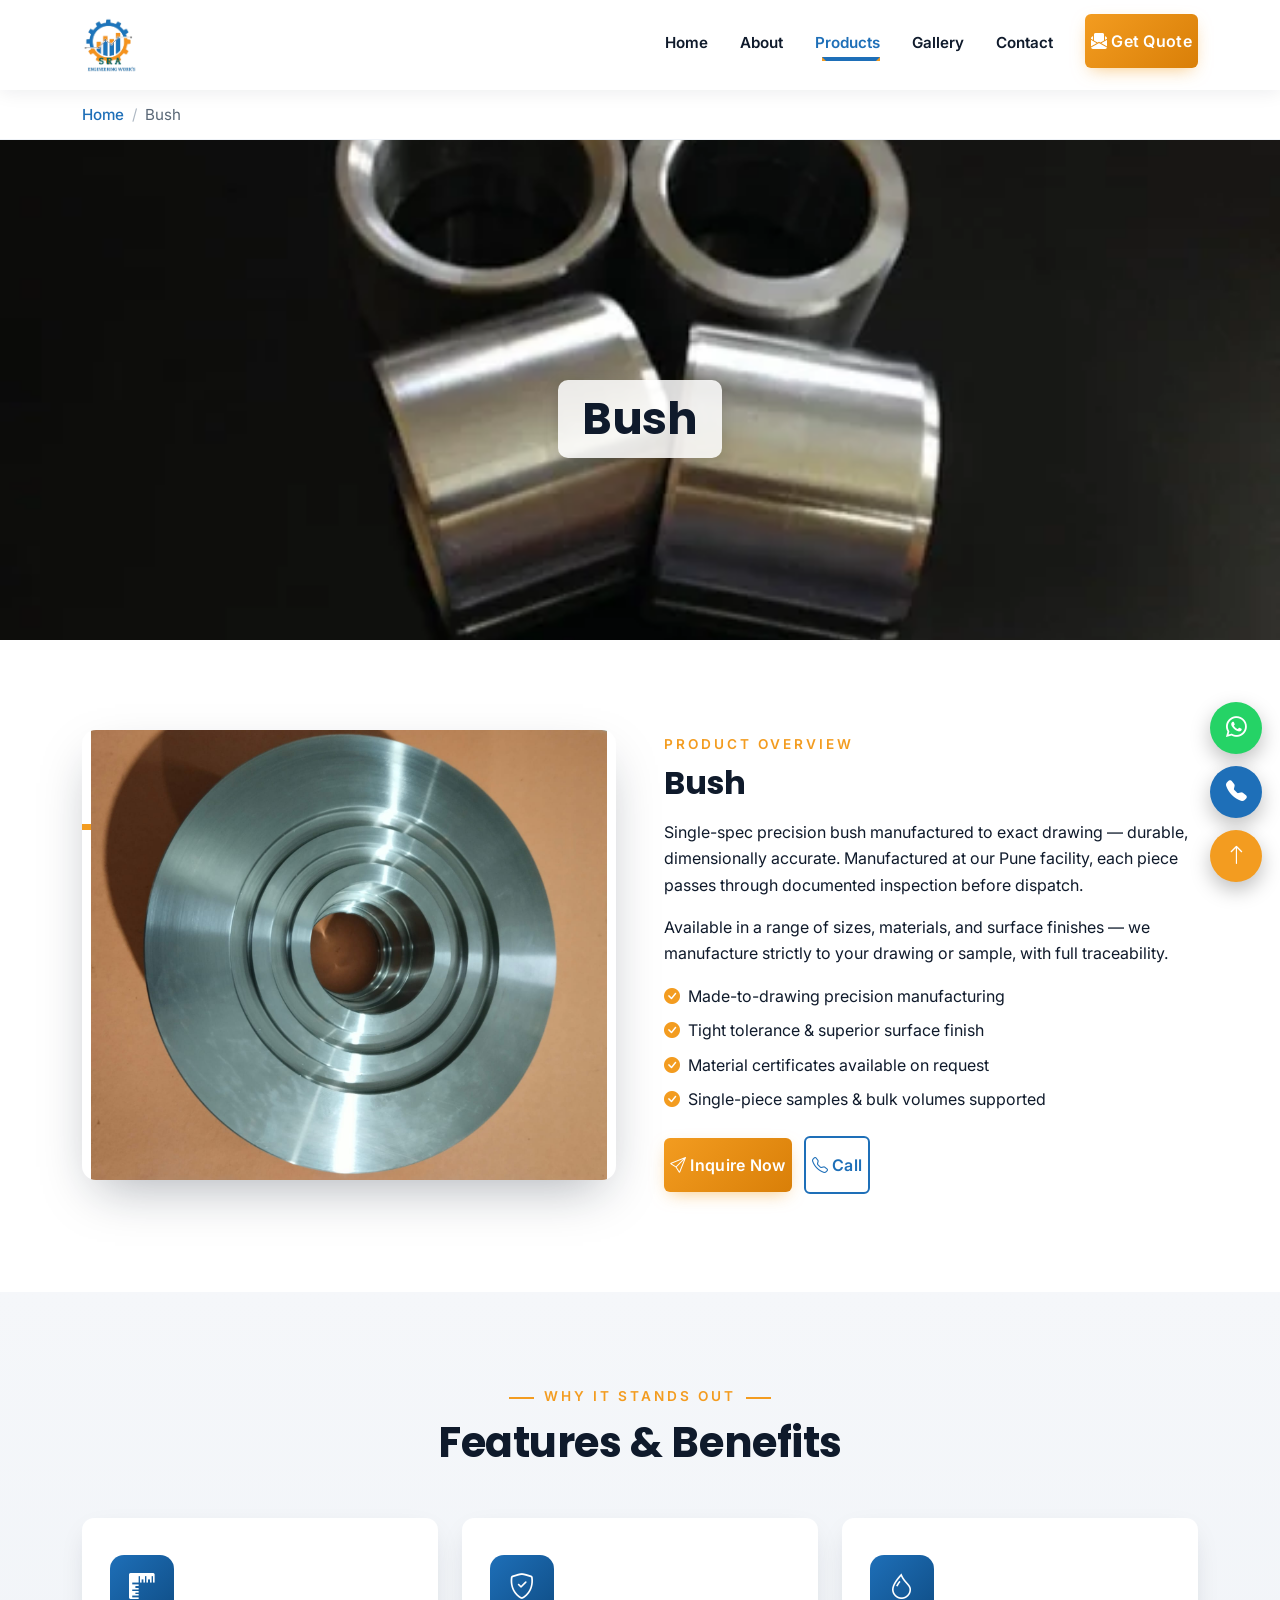
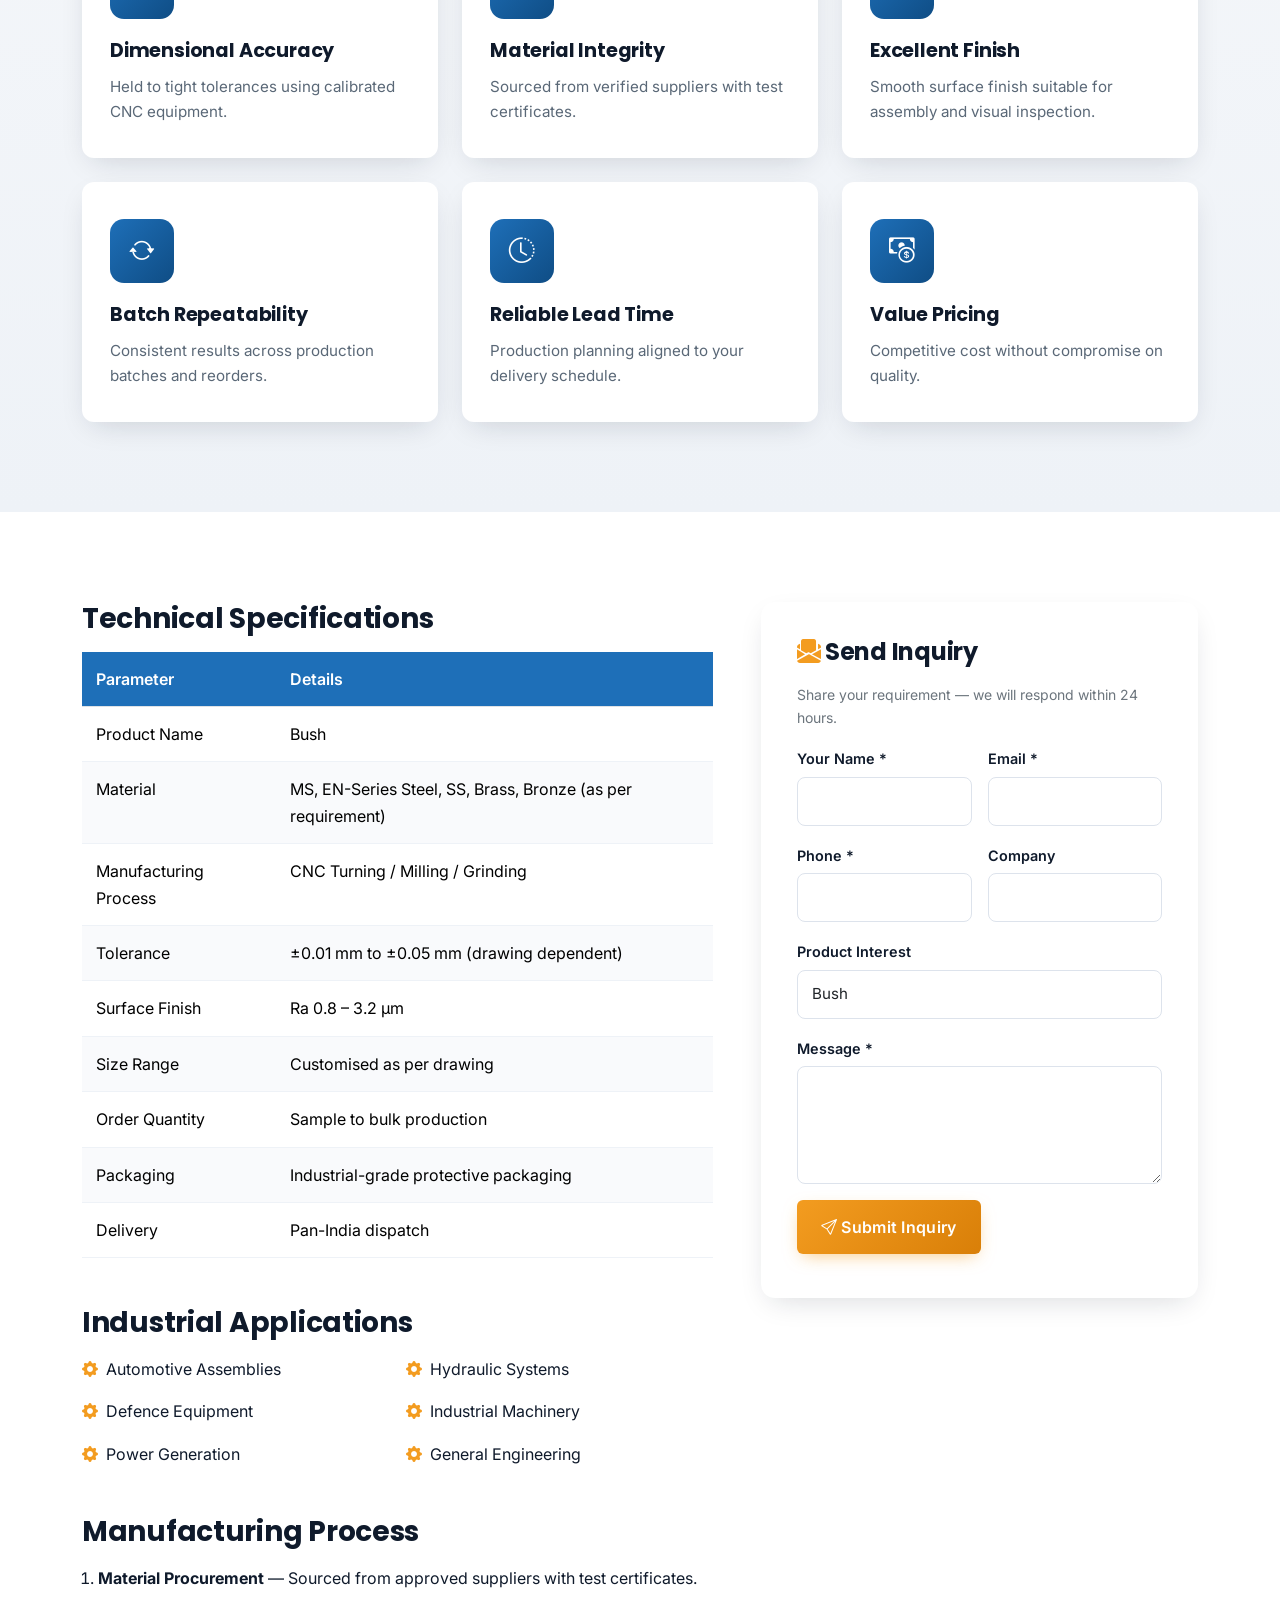
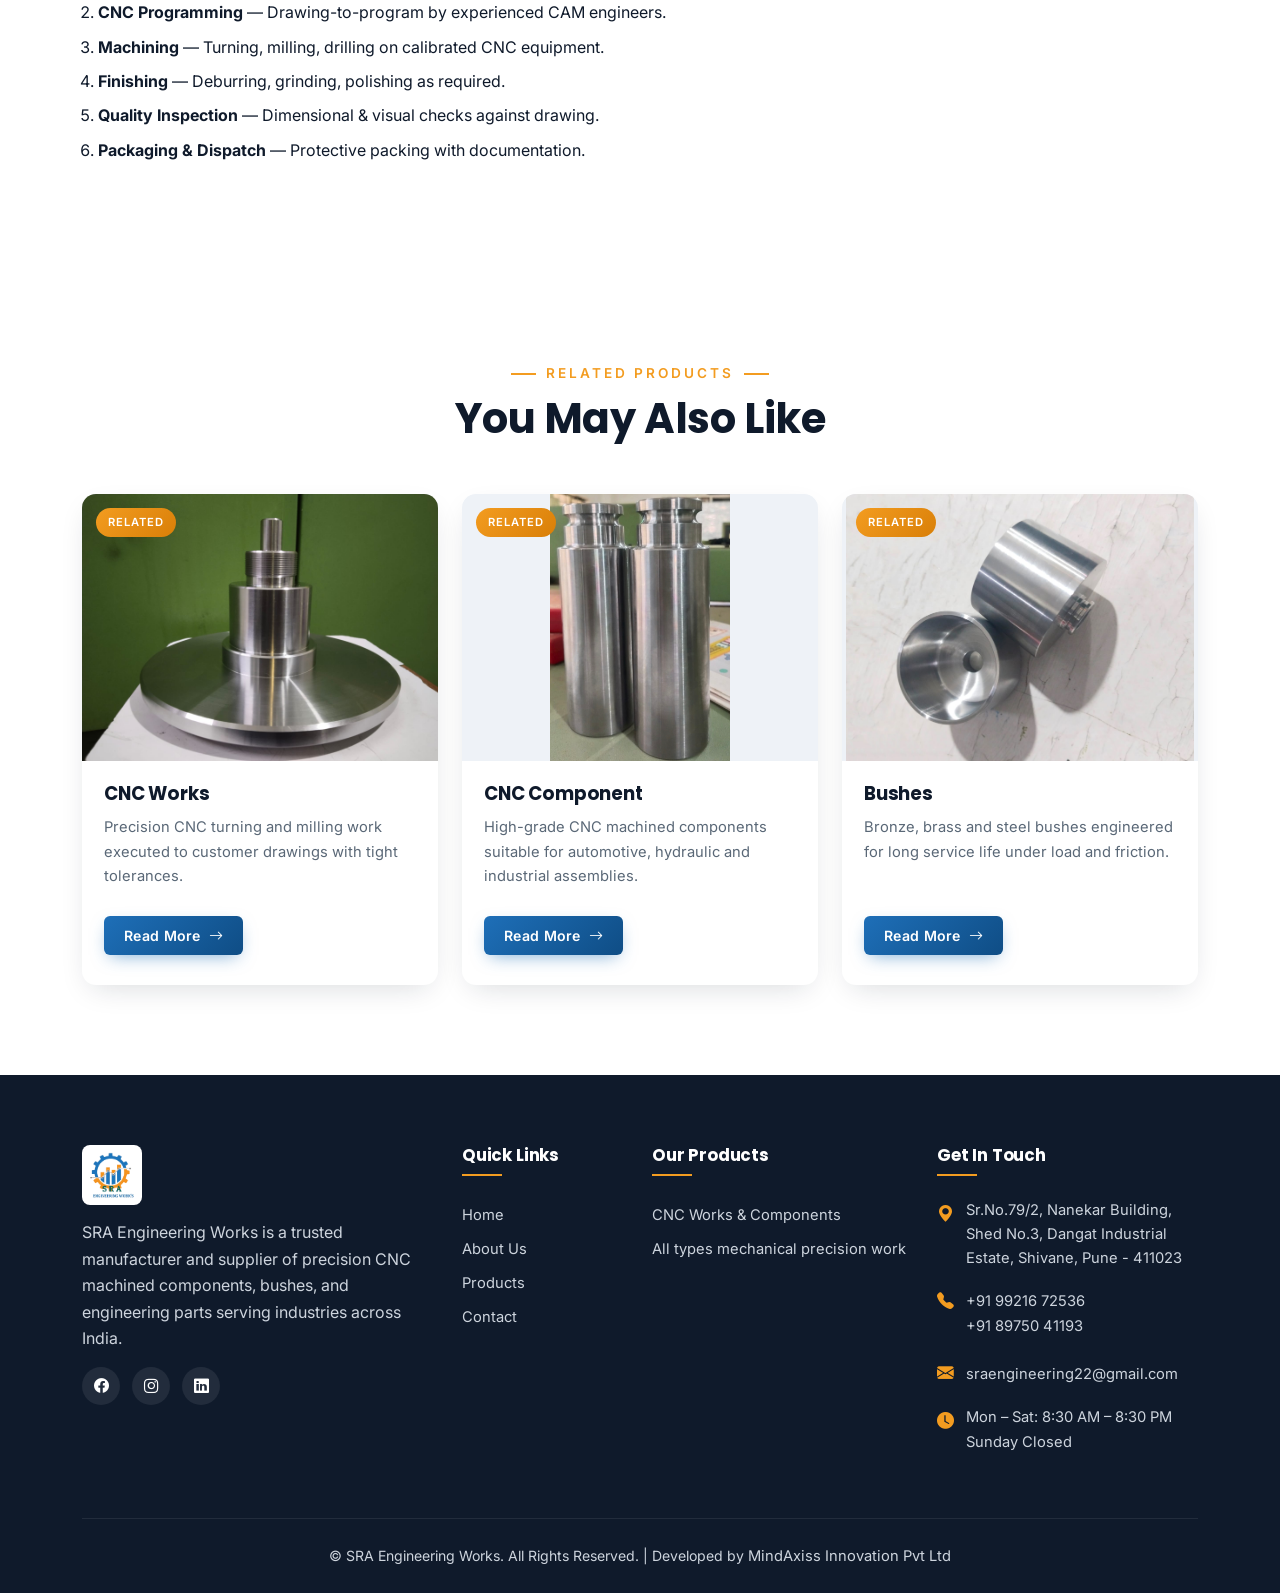
<file: bush.html>
<!DOCTYPE html>
<html lang="en">
<head>
<meta charset="UTF-8">
<meta name="viewport" content="width=device-width, initial-scale=1.0">
<title>Bush — SRA Engineering Works</title>
<meta name="description" content="Bush manufactured by SRA Engineering Works. Single-spec precision bush manufactured to exact drawing — durable, dimensionally accurate. Request a quote today.">
<meta name="keywords" content="CNC machining, CNC components, bushes, precision engineering, SRA Engineering Works, industrial manufacturing, Pune">
<meta name="author" content="SRA Engineering Works">
<meta property="og:title" content="Bush — SRA Engineering Works">
<meta property="og:description" content="Bush manufactured by SRA Engineering Works. Single-spec precision bush manufactured to exact drawing — durable, dimensionally accurate. Request a quote today.">
<meta property="og:type" content="website">
<link rel="icon" type="image/png" href="images/logo.png">
<link rel="apple-touch-icon" href="images/logo.png">
<link href="https://cdn.jsdelivr.net/npm/bootstrap@5.3.3/dist/css/bootstrap.min.css" rel="stylesheet">
<link href="https://cdn.jsdelivr.net/npm/bootstrap-icons@1.11.3/font/bootstrap-icons.css" rel="stylesheet">
<link href="https://fonts.googleapis.com/css2?family=Inter:wght@400;500;600;700&family=Poppins:wght@500;600;700;800&display=swap" rel="stylesheet">
<link rel="stylesheet" href="css/style.css">
</head>
<body data-page="products">
<div id="site-header"></div>

<div class="breadcrumb-bar">
  <div class="container">
    <nav aria-label="breadcrumb">
      <ol class="breadcrumb">
        <li class="breadcrumb-item"><a href="index.html">Home</a></li>
        <li class="breadcrumb-item active" aria-current="page">Bush</li>
      </ol>
    </nav>
  </div>
</div>

<section class="page-banner-bush">
  <div class="container text-center">
    <h1>Bush</h1>
  </div>
</section>

<section class="section">
  <div class="container">
    <div class="row g-5">
      <div class="col-lg-6 fade-up">
        <div class="split-img"><img src="images/gallery/image-4.jpeg" alt="Bush"></div>
      </div>
      <div class="col-lg-6 fade-up">
        <span class="pretitle text-orange fw-semibold text-uppercase" style="letter-spacing:3px;font-size:.85rem">Product Overview</span>
        <h2 class="mt-2 mb-3">Bush</h2>
        <p>Single-spec precision bush manufactured to exact drawing — durable, dimensionally accurate. Manufactured at our Pune facility, each piece passes through documented inspection before dispatch.</p>
        <p>Available in a range of sizes, materials, and surface finishes — we manufacture strictly to your drawing or sample, with full traceability.</p>
        <ul class="list-unstyled mt-3">
          <li class="mb-2"><i class="bi bi-check-circle-fill text-orange me-2"></i>Made-to-drawing precision manufacturing</li>
          <li class="mb-2"><i class="bi bi-check-circle-fill text-orange me-2"></i>Tight tolerance &amp; superior surface finish</li>
          <li class="mb-2"><i class="bi bi-check-circle-fill text-orange me-2"></i>Material certificates available on request</li>
          <li class="mb-2"><i class="bi bi-check-circle-fill text-orange me-2"></i>Single-piece samples &amp; bulk volumes supported</li>
        </ul>
        <a href="#inquiry" class="btn btn-accent-sra mt-2"><i class="bi bi-send me-1"></i>Inquire Now</a>
        <a href="tel:+919876543210" class="btn btn-outline-blue mt-2 ms-2"><i class="bi bi-telephone me-1"></i>Call</a>
      </div>
    </div>
  </div>
</section>

<section class="section bg-light-grad">
  <div class="container">
    <div class="section-title fade-up"><span class="pretitle">Why It Stands Out</span><h2>Features &amp; Benefits</h2></div>
    <div class="row g-4">
      <div class="col-lg-4 col-md-6 fade-up"><div class="feature-card"><div class="icon-wrap"><i class="bi bi-rulers"></i></div><h4>Dimensional Accuracy</h4><p>Held to tight tolerances using calibrated CNC equipment.</p></div></div><div class="col-lg-4 col-md-6 fade-up"><div class="feature-card"><div class="icon-wrap"><i class="bi bi-shield-check"></i></div><h4>Material Integrity</h4><p>Sourced from verified suppliers with test certificates.</p></div></div><div class="col-lg-4 col-md-6 fade-up"><div class="feature-card"><div class="icon-wrap"><i class="bi bi-droplet"></i></div><h4>Excellent Finish</h4><p>Smooth surface finish suitable for assembly and visual inspection.</p></div></div><div class="col-lg-4 col-md-6 fade-up"><div class="feature-card"><div class="icon-wrap"><i class="bi bi-arrow-repeat"></i></div><h4>Batch Repeatability</h4><p>Consistent results across production batches and reorders.</p></div></div><div class="col-lg-4 col-md-6 fade-up"><div class="feature-card"><div class="icon-wrap"><i class="bi bi-clock-history"></i></div><h4>Reliable Lead Time</h4><p>Production planning aligned to your delivery schedule.</p></div></div><div class="col-lg-4 col-md-6 fade-up"><div class="feature-card"><div class="icon-wrap"><i class="bi bi-cash-coin"></i></div><h4>Value Pricing</h4><p>Competitive cost without compromise on quality.</p></div></div>
    </div>
  </div>
</section>

<section class="section">
  <div class="container">
    <div class="row g-5">
      <div class="col-lg-7 fade-up">
        <h3 class="mb-3">Technical Specifications</h3>
        <div class="table-responsive">
          <table class="table specs-table mb-0">
            <thead><tr><th>Parameter</th><th>Details</th></tr></thead>
            <tbody>
              <tr><td>Product Name</td><td>Bush</td></tr>
              <tr><td>Material</td><td>MS, EN-Series Steel, SS, Brass, Bronze (as per requirement)</td></tr>
              <tr><td>Manufacturing Process</td><td>CNC Turning / Milling / Grinding</td></tr>
              <tr><td>Tolerance</td><td>±0.01 mm to ±0.05 mm (drawing dependent)</td></tr>
              <tr><td>Surface Finish</td><td>Ra 0.8 – 3.2 µm</td></tr>
              <tr><td>Size Range</td><td>Customised as per drawing</td></tr>
              <tr><td>Order Quantity</td><td>Sample to bulk production</td></tr>
              <tr><td>Packaging</td><td>Industrial-grade protective packaging</td></tr>
              <tr><td>Delivery</td><td>Pan-India dispatch</td></tr>
            </tbody>
          </table>
        </div>

        <h3 class="mt-5 mb-3">Industrial Applications</h3>
        <div class="row g-3">
          <div class="col-sm-6"><div class="d-flex gap-2 align-items-center"><i class="bi bi-gear-fill text-orange"></i><span>Automotive Assemblies</span></div></div><div class="col-sm-6"><div class="d-flex gap-2 align-items-center"><i class="bi bi-gear-fill text-orange"></i><span>Hydraulic Systems</span></div></div><div class="col-sm-6"><div class="d-flex gap-2 align-items-center"><i class="bi bi-gear-fill text-orange"></i><span>Defence Equipment</span></div></div><div class="col-sm-6"><div class="d-flex gap-2 align-items-center"><i class="bi bi-gear-fill text-orange"></i><span>Industrial Machinery</span></div></div><div class="col-sm-6"><div class="d-flex gap-2 align-items-center"><i class="bi bi-gear-fill text-orange"></i><span>Power Generation</span></div></div><div class="col-sm-6"><div class="d-flex gap-2 align-items-center"><i class="bi bi-gear-fill text-orange"></i><span>General Engineering</span></div></div>
        </div>

        <h3 class="mt-5 mb-3">Manufacturing Process</h3>
        <ol class="ps-3">
          <li class="mb-2"><strong>Material Procurement</strong> — Sourced from approved suppliers with test certificates.</li>
          <li class="mb-2"><strong>CNC Programming</strong> — Drawing-to-program by experienced CAM engineers.</li>
          <li class="mb-2"><strong>Machining</strong> — Turning, milling, drilling on calibrated CNC equipment.</li>
          <li class="mb-2"><strong>Finishing</strong> — Deburring, grinding, polishing as required.</li>
          <li class="mb-2"><strong>Quality Inspection</strong> — Dimensional &amp; visual checks against drawing.</li>
          <li class="mb-2"><strong>Packaging &amp; Dispatch</strong> — Protective packing with documentation.</li>
        </ol>
      </div>
      <div class="col-lg-5 fade-up" id="inquiry">
        <div class="form-card">
          <h4 class="mb-3"><i class="bi bi-envelope-paper-fill text-orange me-1"></i>Send Inquiry</h4>
          <p class="text-secondary small">Share your requirement — we will respond within 24 hours.</p>
          
<form data-inquiry class="row g-3">
  <div class="col-md-6"><label class="form-label">Your Name *</label><input class="form-control" required maxlength="100"></div>
  <div class="col-md-6"><label class="form-label">Email *</label><input type="email" class="form-control" required maxlength="120"></div>
  <div class="col-md-6"><label class="form-label">Phone *</label><input type="tel" class="form-control" required maxlength="20"></div>
  <div class="col-md-6"><label class="form-label">Company</label><input class="form-control" maxlength="100"></div>
  <div class="col-12"><label class="form-label">Product Interest</label><input class="form-control" value="Bush" maxlength="120"></div>
  <div class="col-12"><label class="form-label">Message *</label><textarea class="form-control" rows="4" required maxlength="800"></textarea></div>
  <div class="col-12"><button type="submit" class="btn btn-accent-sra px-4"><i class="bi bi-send me-1"></i>Submit Inquiry</button></div>
</form>
        </div>
      </div>
    </div>
  </div>
</section>

<!-- <section class="section bg-light-grad">
  <div class="container">
    <div class="section-title fade-up"><span class="pretitle">Image Gallery</span><h2>Product Visuals</h2></div>
    <div class="row g-3">
      <div class="col-md-3 col-6 fade-up"><div class="gallery-img"><img src="images/prod-bush.jpg" alt="Gallery" loading="lazy"></div></div><div class="col-md-3 col-6 fade-up"><div class="gallery-img"><img src="images/prod-cnc-component.jpg" alt="Gallery" loading="lazy"></div></div><div class="col-md-3 col-6 fade-up"><div class="gallery-img"><img src="images/prod-cnc-works.jpg" alt="Gallery" loading="lazy"></div></div><div class="col-md-3 col-6 fade-up"><div class="gallery-img"><img src="images/prod-bushes.jpg" alt="Gallery" loading="lazy"></div></div>
    </div>
  </div>
</section> -->

<section class="section">
  <div class="container">
    <div class="section-title fade-up"><span class="pretitle">Related Products</span><h2>You May Also Like</h2></div>
    <div class="row g-4">
      
      <div class="col-lg-4 col-md-6 fade-up">
        <div class="product-card">
          <div class="img-wrap"><span class="badge-cat">Related</span><img src="images/gallery/image-8.jpeg" alt="CNC Works" loading="lazy"></div>
          <div class="body"><h4>CNC Works</h4><p>Precision CNC turning and milling work executed to customer drawings with tight tolerances.</p><a href="cnc-works.html" class="btn btn-primary-sra">Read More <i class="bi bi-arrow-right ms-1"></i></a></div>
        </div>
      </div>
      <div class="col-lg-4 col-md-6 fade-up">
        <div class="product-card">
          <div class="img-wrap"><span class="badge-cat">Related</span><img src="images/gallery/image-16.jpeg" alt="CNC Component" loading="lazy"></div>
          <div class="body"><h4>CNC Component</h4><p>High-grade CNC machined components suitable for automotive, hydraulic and industrial assemblies.</p><a href="cnc-component.html" class="btn btn-primary-sra">Read More <i class="bi bi-arrow-right ms-1"></i></a></div>
        </div>
      </div>
      <div class="col-lg-4 col-md-6 fade-up">
        <div class="product-card">
          <div class="img-wrap"><span class="badge-cat">Related</span><img src="images/gallery/image-3.jpeg" alt="Bushes" loading="lazy"></div>
          <div class="body"><h4>Bushes</h4><p>Bronze, brass and steel bushes engineered for long service life under load and friction.</p><a href="bushes.html" class="btn btn-primary-sra">Read More <i class="bi bi-arrow-right ms-1"></i></a></div>
        </div>
      </div>
    </div>
  </div>
</section>

<div id="site-footer"></div>
<script src="https://cdn.jsdelivr.net/npm/bootstrap@5.3.3/dist/js/bootstrap.bundle.min.js"></script>
<script src="js/main.js"></script>
</body>
</html>
</file>
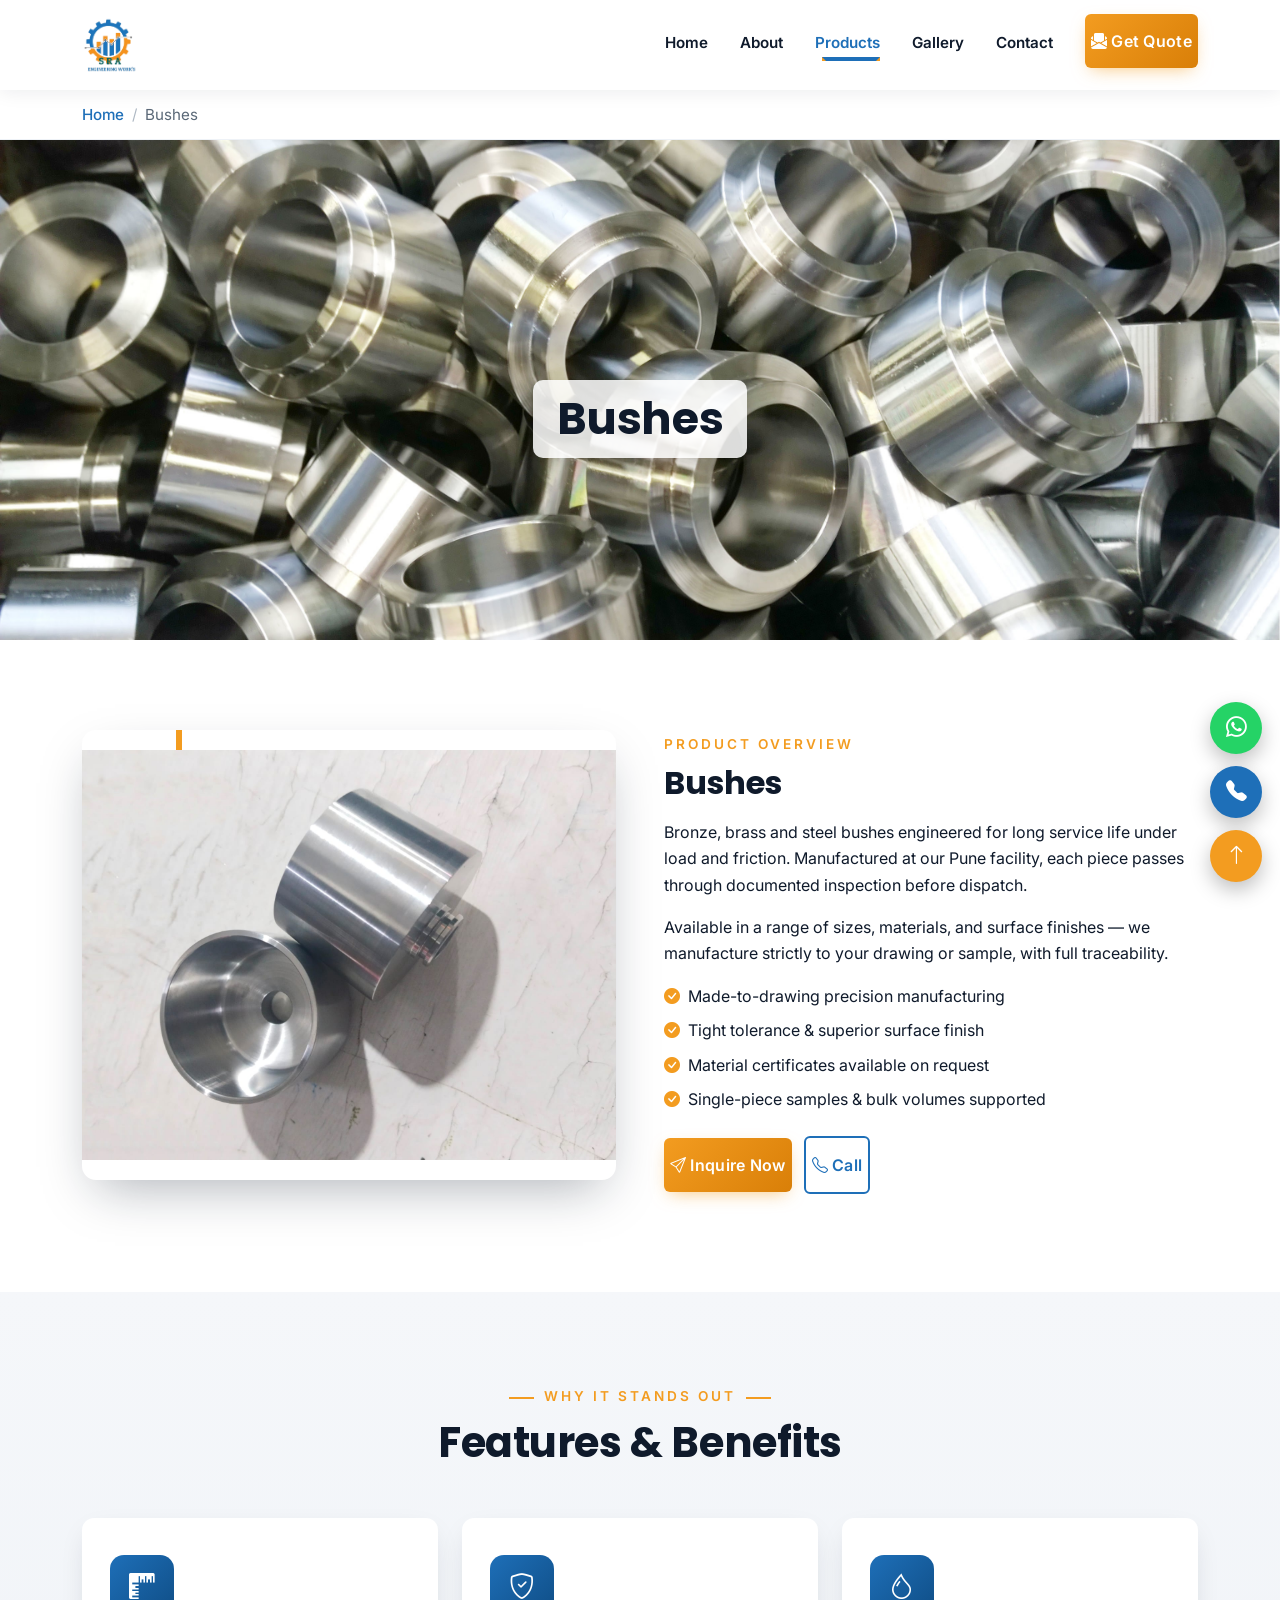
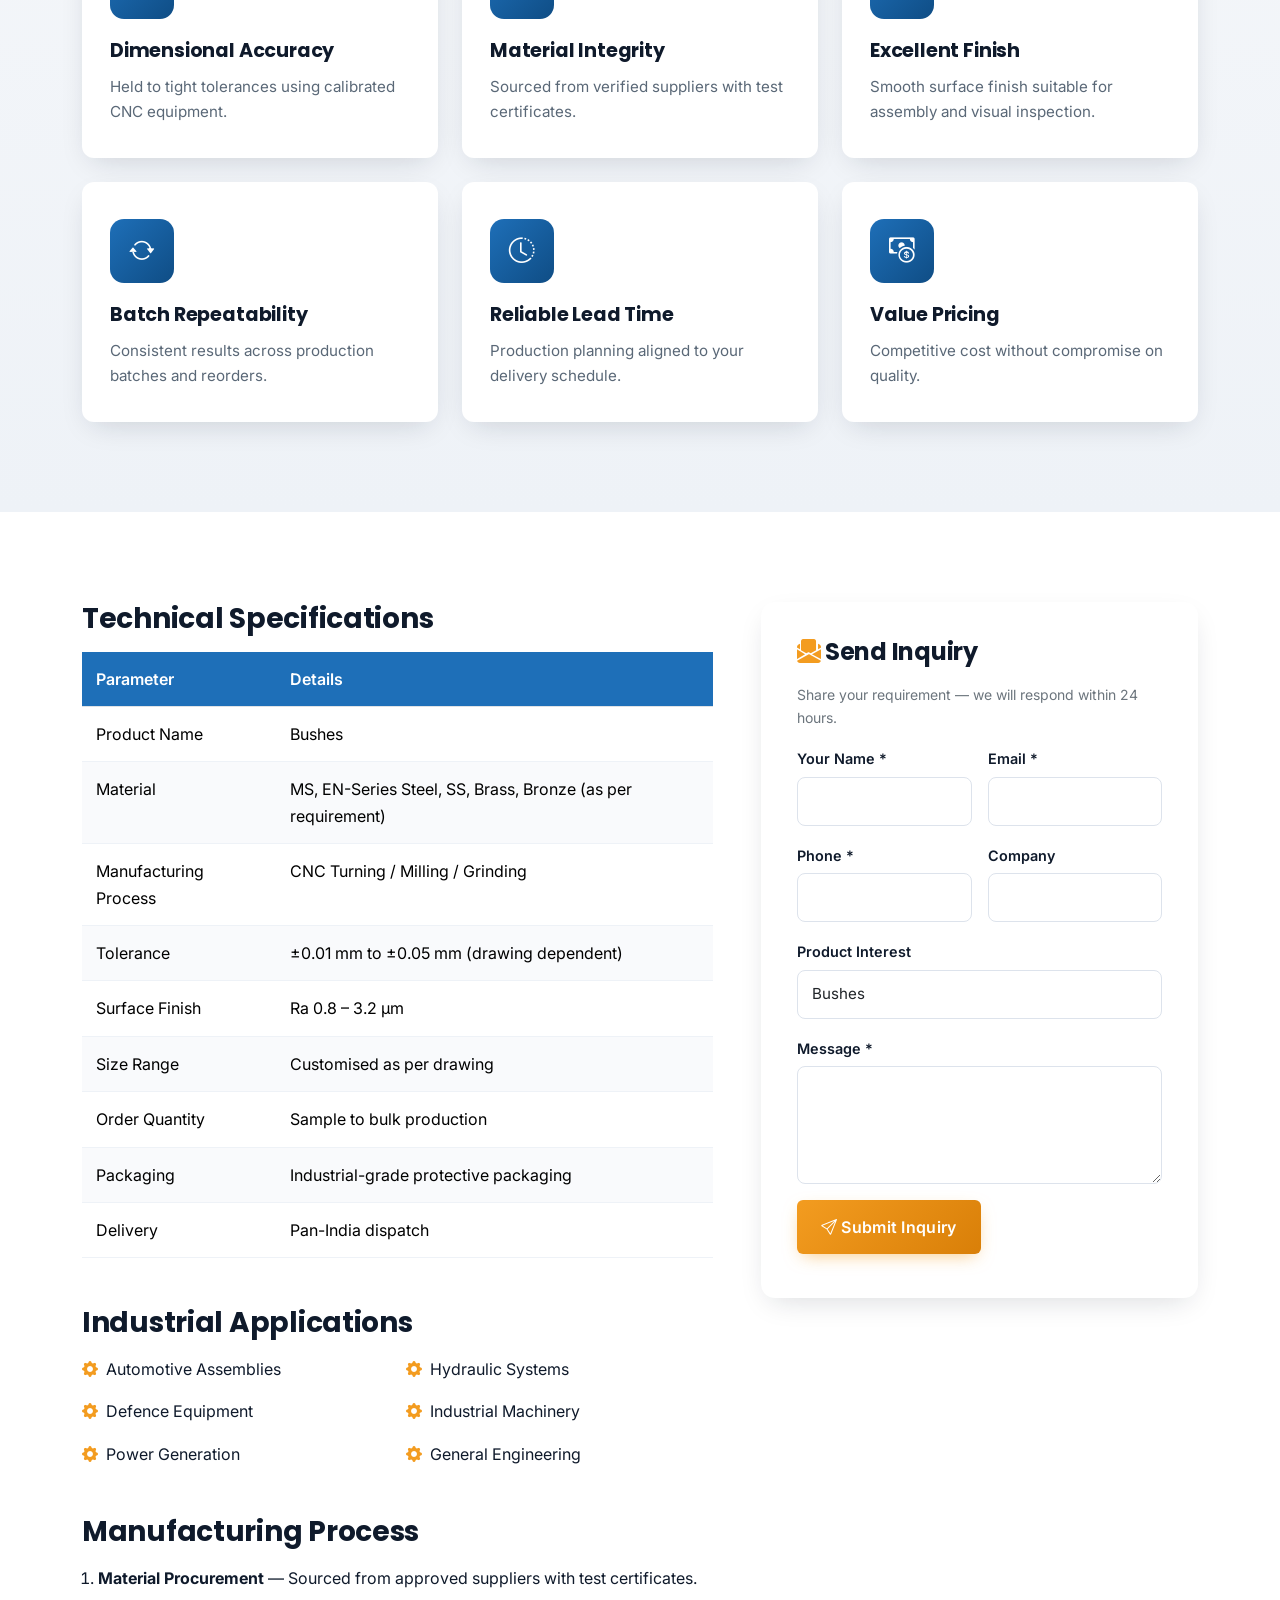
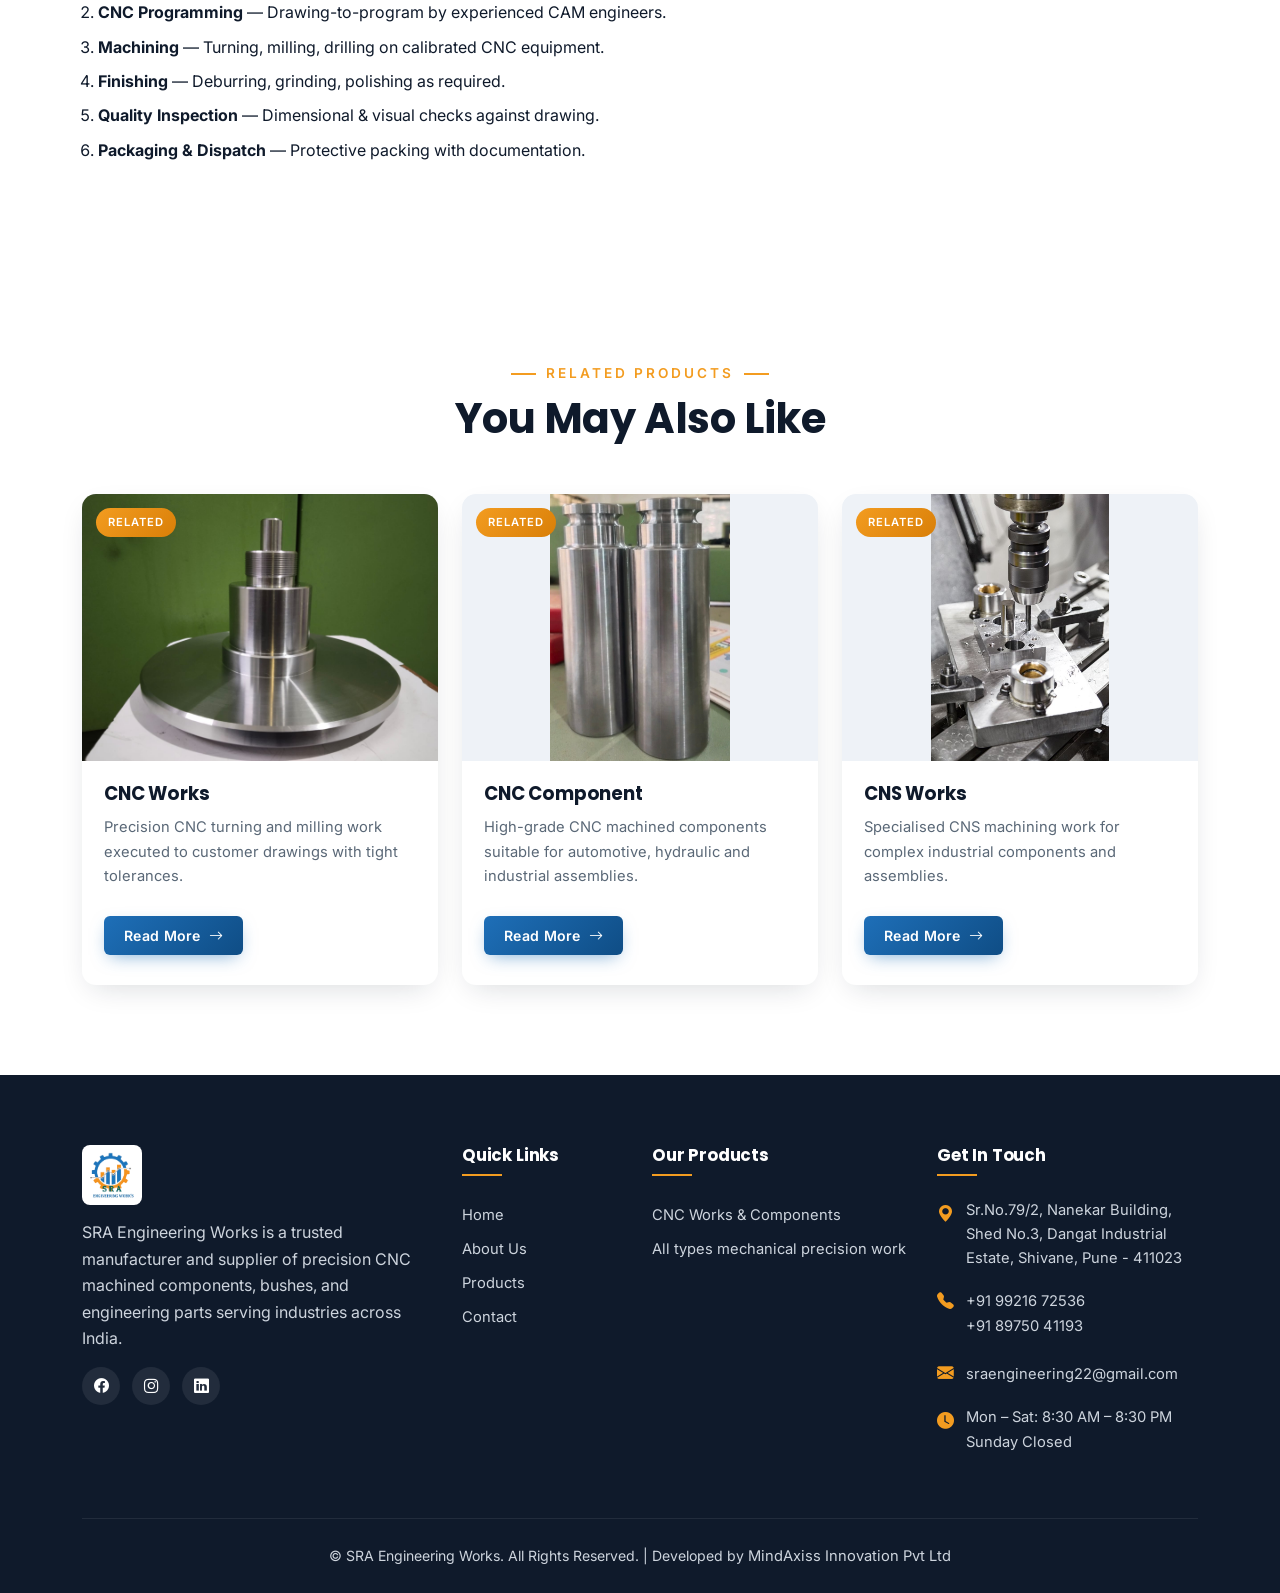
<file: bushes.html>
<!DOCTYPE html>
<html lang="en">
<head>
<meta charset="UTF-8">
<meta name="viewport" content="width=device-width, initial-scale=1.0">
<title>Bushes — SRA Engineering Works</title>
<meta name="description" content="Bushes manufactured by SRA Engineering Works. Bronze, brass and steel bushes engineered for long service life under load and friction. Request a quote today.">
<meta name="keywords" content="CNC machining, CNC components, bushes, precision engineering, SRA Engineering Works, industrial manufacturing, Pune">
<meta name="author" content="SRA Engineering Works">
<meta property="og:title" content="Bushes — SRA Engineering Works">
<meta property="og:description" content="Bushes manufactured by SRA Engineering Works. Bronze, brass and steel bushes engineered for long service life under load and friction. Request a quote today.">
<meta property="og:type" content="website">
<link rel="icon" type="image/png" href="images/logo.png">
<link rel="apple-touch-icon" href="images/logo.png">
<link href="https://cdn.jsdelivr.net/npm/bootstrap@5.3.3/dist/css/bootstrap.min.css" rel="stylesheet">
<link href="https://cdn.jsdelivr.net/npm/bootstrap-icons@1.11.3/font/bootstrap-icons.css" rel="stylesheet">
<link href="https://fonts.googleapis.com/css2?family=Inter:wght@400;500;600;700&family=Poppins:wght@500;600;700;800&display=swap" rel="stylesheet">
<link rel="stylesheet" href="css/style.css">
</head>
<body data-page="products">
<div id="site-header"></div>

<div class="breadcrumb-bar">
  <div class="container">
    <nav aria-label="breadcrumb">
      <ol class="breadcrumb">
        <li class="breadcrumb-item"><a href="index.html">Home</a></li>
        <li class="breadcrumb-item active" aria-current="page">Bushes</li>
      </ol>
    </nav>
  </div>
</div>

<section class="page-banner-bushes">
  <div class="container text-center">
    <h1>Bushes</h1>
  </div>
</section>

<section class="section">
  <div class="container">
    <div class="row g-5">
      <div class="col-lg-6 fade-up">
        <div class="split-img"><img src="images/gallery/image-3.jpeg" alt="Bushes"></div>
      </div>
      <div class="col-lg-6 fade-up">
        <span class="pretitle text-orange fw-semibold text-uppercase" style="letter-spacing:3px;font-size:.85rem">Product Overview</span>
        <h2 class="mt-2 mb-3">Bushes</h2>
        <p>Bronze, brass and steel bushes engineered for long service life under load and friction. Manufactured at our Pune facility, each piece passes through documented inspection before dispatch.</p>
        <p>Available in a range of sizes, materials, and surface finishes — we manufacture strictly to your drawing or sample, with full traceability.</p>
        <ul class="list-unstyled mt-3">
          <li class="mb-2"><i class="bi bi-check-circle-fill text-orange me-2"></i>Made-to-drawing precision manufacturing</li>
          <li class="mb-2"><i class="bi bi-check-circle-fill text-orange me-2"></i>Tight tolerance &amp; superior surface finish</li>
          <li class="mb-2"><i class="bi bi-check-circle-fill text-orange me-2"></i>Material certificates available on request</li>
          <li class="mb-2"><i class="bi bi-check-circle-fill text-orange me-2"></i>Single-piece samples &amp; bulk volumes supported</li>
        </ul>
        <a href="#inquiry" class="btn btn-accent-sra mt-2"><i class="bi bi-send me-1"></i>Inquire Now</a>
        <a href="tel:+919876543210" class="btn btn-outline-blue mt-2 ms-2"><i class="bi bi-telephone me-1"></i>Call</a>
      </div>
    </div>
  </div>
</section>

<section class="section bg-light-grad">
  <div class="container">
    <div class="section-title fade-up"><span class="pretitle">Why It Stands Out</span><h2>Features &amp; Benefits</h2></div>
    <div class="row g-4">
      <div class="col-lg-4 col-md-6 fade-up"><div class="feature-card"><div class="icon-wrap"><i class="bi bi-rulers"></i></div><h4>Dimensional Accuracy</h4><p>Held to tight tolerances using calibrated CNC equipment.</p></div></div><div class="col-lg-4 col-md-6 fade-up"><div class="feature-card"><div class="icon-wrap"><i class="bi bi-shield-check"></i></div><h4>Material Integrity</h4><p>Sourced from verified suppliers with test certificates.</p></div></div><div class="col-lg-4 col-md-6 fade-up"><div class="feature-card"><div class="icon-wrap"><i class="bi bi-droplet"></i></div><h4>Excellent Finish</h4><p>Smooth surface finish suitable for assembly and visual inspection.</p></div></div><div class="col-lg-4 col-md-6 fade-up"><div class="feature-card"><div class="icon-wrap"><i class="bi bi-arrow-repeat"></i></div><h4>Batch Repeatability</h4><p>Consistent results across production batches and reorders.</p></div></div><div class="col-lg-4 col-md-6 fade-up"><div class="feature-card"><div class="icon-wrap"><i class="bi bi-clock-history"></i></div><h4>Reliable Lead Time</h4><p>Production planning aligned to your delivery schedule.</p></div></div><div class="col-lg-4 col-md-6 fade-up"><div class="feature-card"><div class="icon-wrap"><i class="bi bi-cash-coin"></i></div><h4>Value Pricing</h4><p>Competitive cost without compromise on quality.</p></div></div>
    </div>
  </div>
</section>

<section class="section">
  <div class="container">
    <div class="row g-5">
      <div class="col-lg-7 fade-up">
        <h3 class="mb-3">Technical Specifications</h3>
        <div class="table-responsive">
          <table class="table specs-table mb-0">
            <thead><tr><th>Parameter</th><th>Details</th></tr></thead>
            <tbody>
              <tr><td>Product Name</td><td>Bushes</td></tr>
              <tr><td>Material</td><td>MS, EN-Series Steel, SS, Brass, Bronze (as per requirement)</td></tr>
              <tr><td>Manufacturing Process</td><td>CNC Turning / Milling / Grinding</td></tr>
              <tr><td>Tolerance</td><td>±0.01 mm to ±0.05 mm (drawing dependent)</td></tr>
              <tr><td>Surface Finish</td><td>Ra 0.8 – 3.2 µm</td></tr>
              <tr><td>Size Range</td><td>Customised as per drawing</td></tr>
              <tr><td>Order Quantity</td><td>Sample to bulk production</td></tr>
              <tr><td>Packaging</td><td>Industrial-grade protective packaging</td></tr>
              <tr><td>Delivery</td><td>Pan-India dispatch</td></tr>
            </tbody>
          </table>
        </div>

        <h3 class="mt-5 mb-3">Industrial Applications</h3>
        <div class="row g-3">
          <div class="col-sm-6"><div class="d-flex gap-2 align-items-center"><i class="bi bi-gear-fill text-orange"></i><span>Automotive Assemblies</span></div></div><div class="col-sm-6"><div class="d-flex gap-2 align-items-center"><i class="bi bi-gear-fill text-orange"></i><span>Hydraulic Systems</span></div></div><div class="col-sm-6"><div class="d-flex gap-2 align-items-center"><i class="bi bi-gear-fill text-orange"></i><span>Defence Equipment</span></div></div><div class="col-sm-6"><div class="d-flex gap-2 align-items-center"><i class="bi bi-gear-fill text-orange"></i><span>Industrial Machinery</span></div></div><div class="col-sm-6"><div class="d-flex gap-2 align-items-center"><i class="bi bi-gear-fill text-orange"></i><span>Power Generation</span></div></div><div class="col-sm-6"><div class="d-flex gap-2 align-items-center"><i class="bi bi-gear-fill text-orange"></i><span>General Engineering</span></div></div>
        </div>

        <h3 class="mt-5 mb-3">Manufacturing Process</h3>
        <ol class="ps-3">
          <li class="mb-2"><strong>Material Procurement</strong> — Sourced from approved suppliers with test certificates.</li>
          <li class="mb-2"><strong>CNC Programming</strong> — Drawing-to-program by experienced CAM engineers.</li>
          <li class="mb-2"><strong>Machining</strong> — Turning, milling, drilling on calibrated CNC equipment.</li>
          <li class="mb-2"><strong>Finishing</strong> — Deburring, grinding, polishing as required.</li>
          <li class="mb-2"><strong>Quality Inspection</strong> — Dimensional &amp; visual checks against drawing.</li>
          <li class="mb-2"><strong>Packaging &amp; Dispatch</strong> — Protective packing with documentation.</li>
        </ol>
      </div>
      <div class="col-lg-5 fade-up" id="inquiry">
        <div class="form-card">
          <h4 class="mb-3"><i class="bi bi-envelope-paper-fill text-orange me-1"></i>Send Inquiry</h4>
          <p class="text-secondary small">Share your requirement — we will respond within 24 hours.</p>
          
<form data-inquiry class="row g-3">
  <div class="col-md-6"><label class="form-label">Your Name *</label><input class="form-control" required maxlength="100"></div>
  <div class="col-md-6"><label class="form-label">Email *</label><input type="email" class="form-control" required maxlength="120"></div>
  <div class="col-md-6"><label class="form-label">Phone *</label><input type="tel" class="form-control" required maxlength="20"></div>
  <div class="col-md-6"><label class="form-label">Company</label><input class="form-control" maxlength="100"></div>
  <div class="col-12"><label class="form-label">Product Interest</label><input class="form-control" value="Bushes" maxlength="120"></div>
  <div class="col-12"><label class="form-label">Message *</label><textarea class="form-control" rows="4" required maxlength="800"></textarea></div>
  <div class="col-12"><button type="submit" class="btn btn-accent-sra px-4"><i class="bi bi-send me-1"></i>Submit Inquiry</button></div>
</form>
        </div>
      </div>
    </div>
  </div>
</section>

<!-- <section class="section bg-light-grad">
  <div class="container">
    <div class="section-title fade-up"><span class="pretitle">Image Gallery</span><h2>Product Visuals</h2></div>
    <div class="row g-3">
      <div class="col-md-3 col-6 fade-up"><div class="gallery-img"><img src="images/prod-bushes.jpg" alt="Gallery" loading="lazy"></div></div><div class="col-md-3 col-6 fade-up"><div class="gallery-img"><img src="images/prod-cnc-component.jpg" alt="Gallery" loading="lazy"></div></div><div class="col-md-3 col-6 fade-up"><div class="gallery-img"><img src="images/prod-cnc-works.jpg" alt="Gallery" loading="lazy"></div></div><div class="col-md-3 col-6 fade-up"><div class="gallery-img"><img src="images/prod-bushes.jpg" alt="Gallery" loading="lazy"></div></div>
    </div>
  </div>
</section> -->

<section class="section">
  <div class="container">
    <div class="section-title fade-up"><span class="pretitle">Related Products</span><h2>You May Also Like</h2></div>
    <div class="row g-4">
      
      <div class="col-lg-4 col-md-6 fade-up">
        <div class="product-card">
          <div class="img-wrap"><span class="badge-cat">Related</span><img src="images/gallery/image-8.jpeg" alt="CNC Works" loading="lazy"></div>
          <div class="body"><h4>CNC Works</h4><p>Precision CNC turning and milling work executed to customer drawings with tight tolerances.</p><a href="cnc-works.html" class="btn btn-primary-sra">Read More <i class="bi bi-arrow-right ms-1"></i></a></div>
        </div>
      </div>
      <div class="col-lg-4 col-md-6 fade-up">
        <div class="product-card">
          <div class="img-wrap"><span class="badge-cat">Related</span><img src="images/gallery/image-16.jpeg" alt="CNC Component" loading="lazy"></div>
          <div class="body"><h4>CNC Component</h4><p>High-grade CNC machined components suitable for automotive, hydraulic and industrial assemblies.</p><a href="cnc-component.html" class="btn btn-primary-sra">Read More <i class="bi bi-arrow-right ms-1"></i></a></div>
        </div>
      </div>
      <div class="col-lg-4 col-md-6 fade-up">
        <div class="product-card">
          <div class="img-wrap"><span class="badge-cat">Related</span><img src="images/cns-works.jfif" alt="CNS Works" loading="lazy"></div>
          <div class="body"><h4>CNS Works</h4><p>Specialised CNS machining work for complex industrial components and assemblies.</p><a href="cns-works.html" class="btn btn-primary-sra">Read More <i class="bi bi-arrow-right ms-1"></i></a></div>
        </div>
      </div>
    </div>
  </div>
</section>

<div id="site-footer"></div>
<script src="https://cdn.jsdelivr.net/npm/bootstrap@5.3.3/dist/js/bootstrap.bundle.min.js"></script>
<script src="js/main.js"></script>
</body>
</html>
</file>
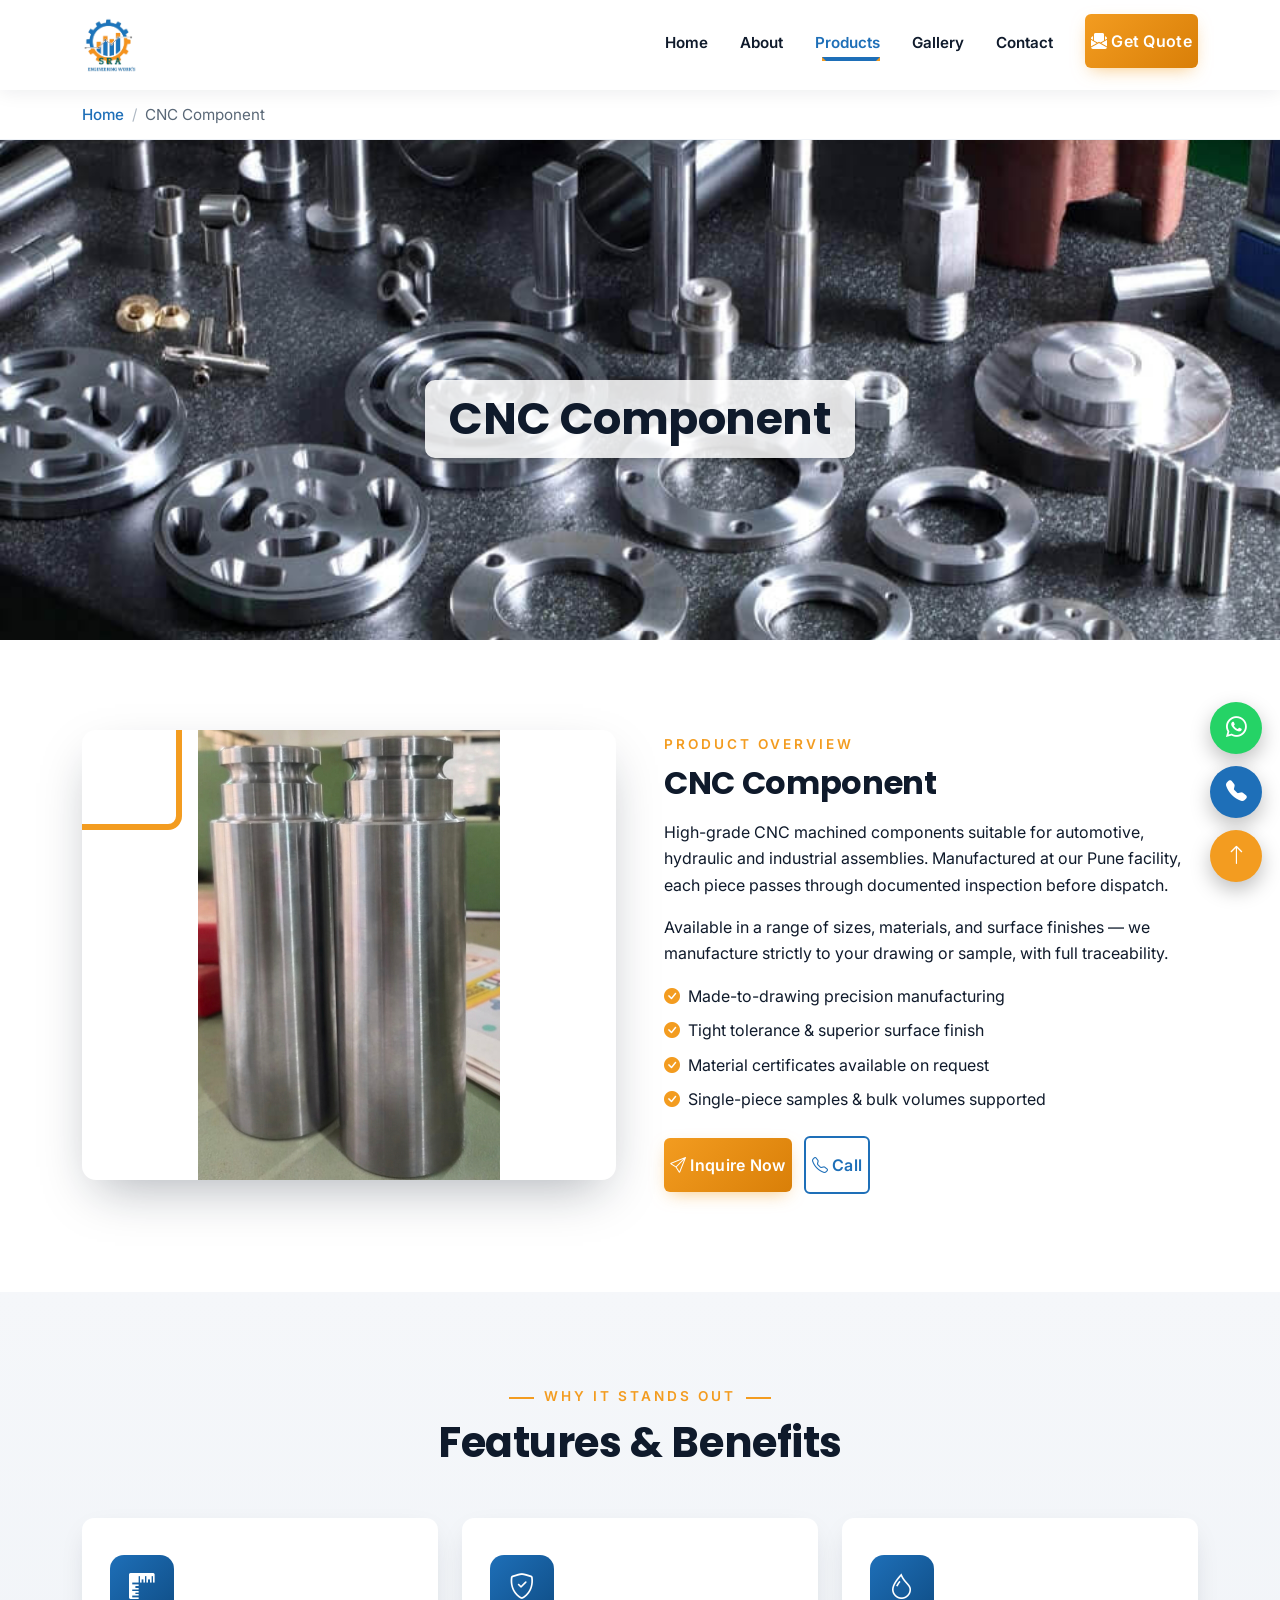
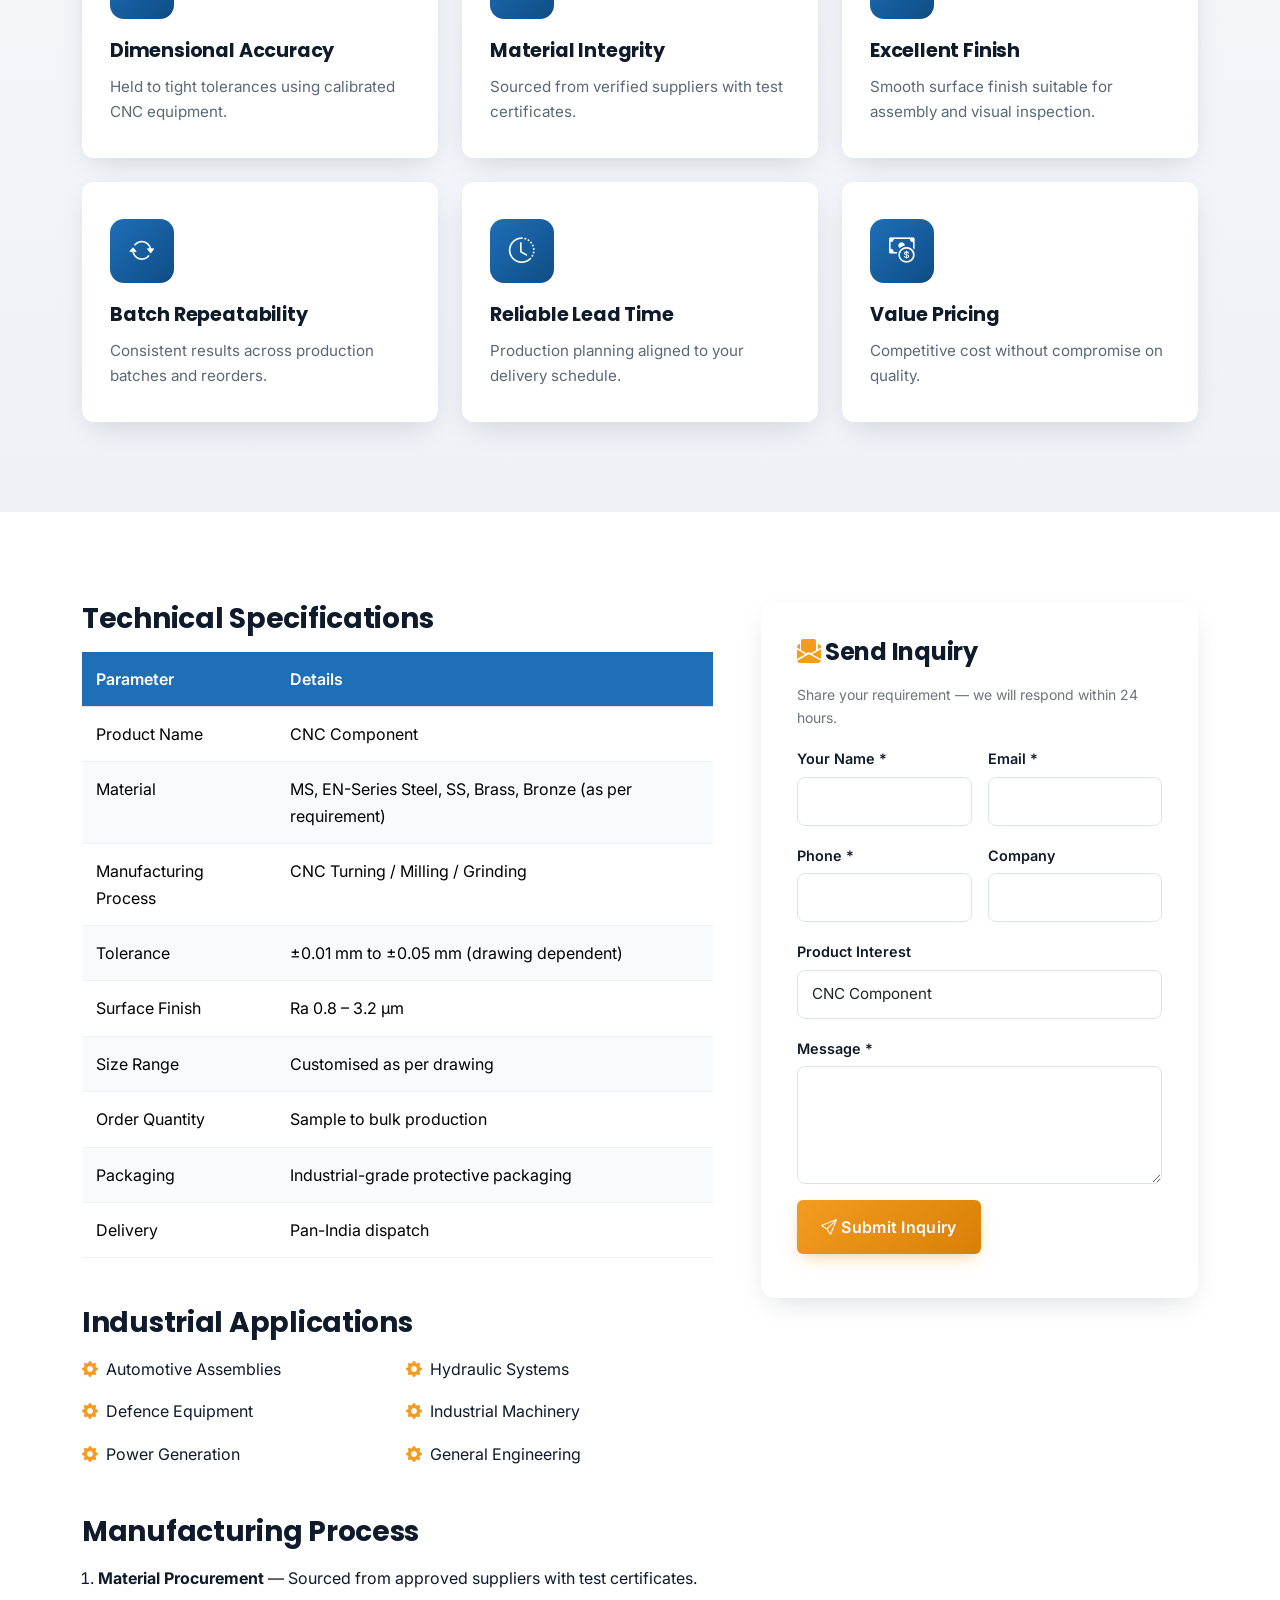
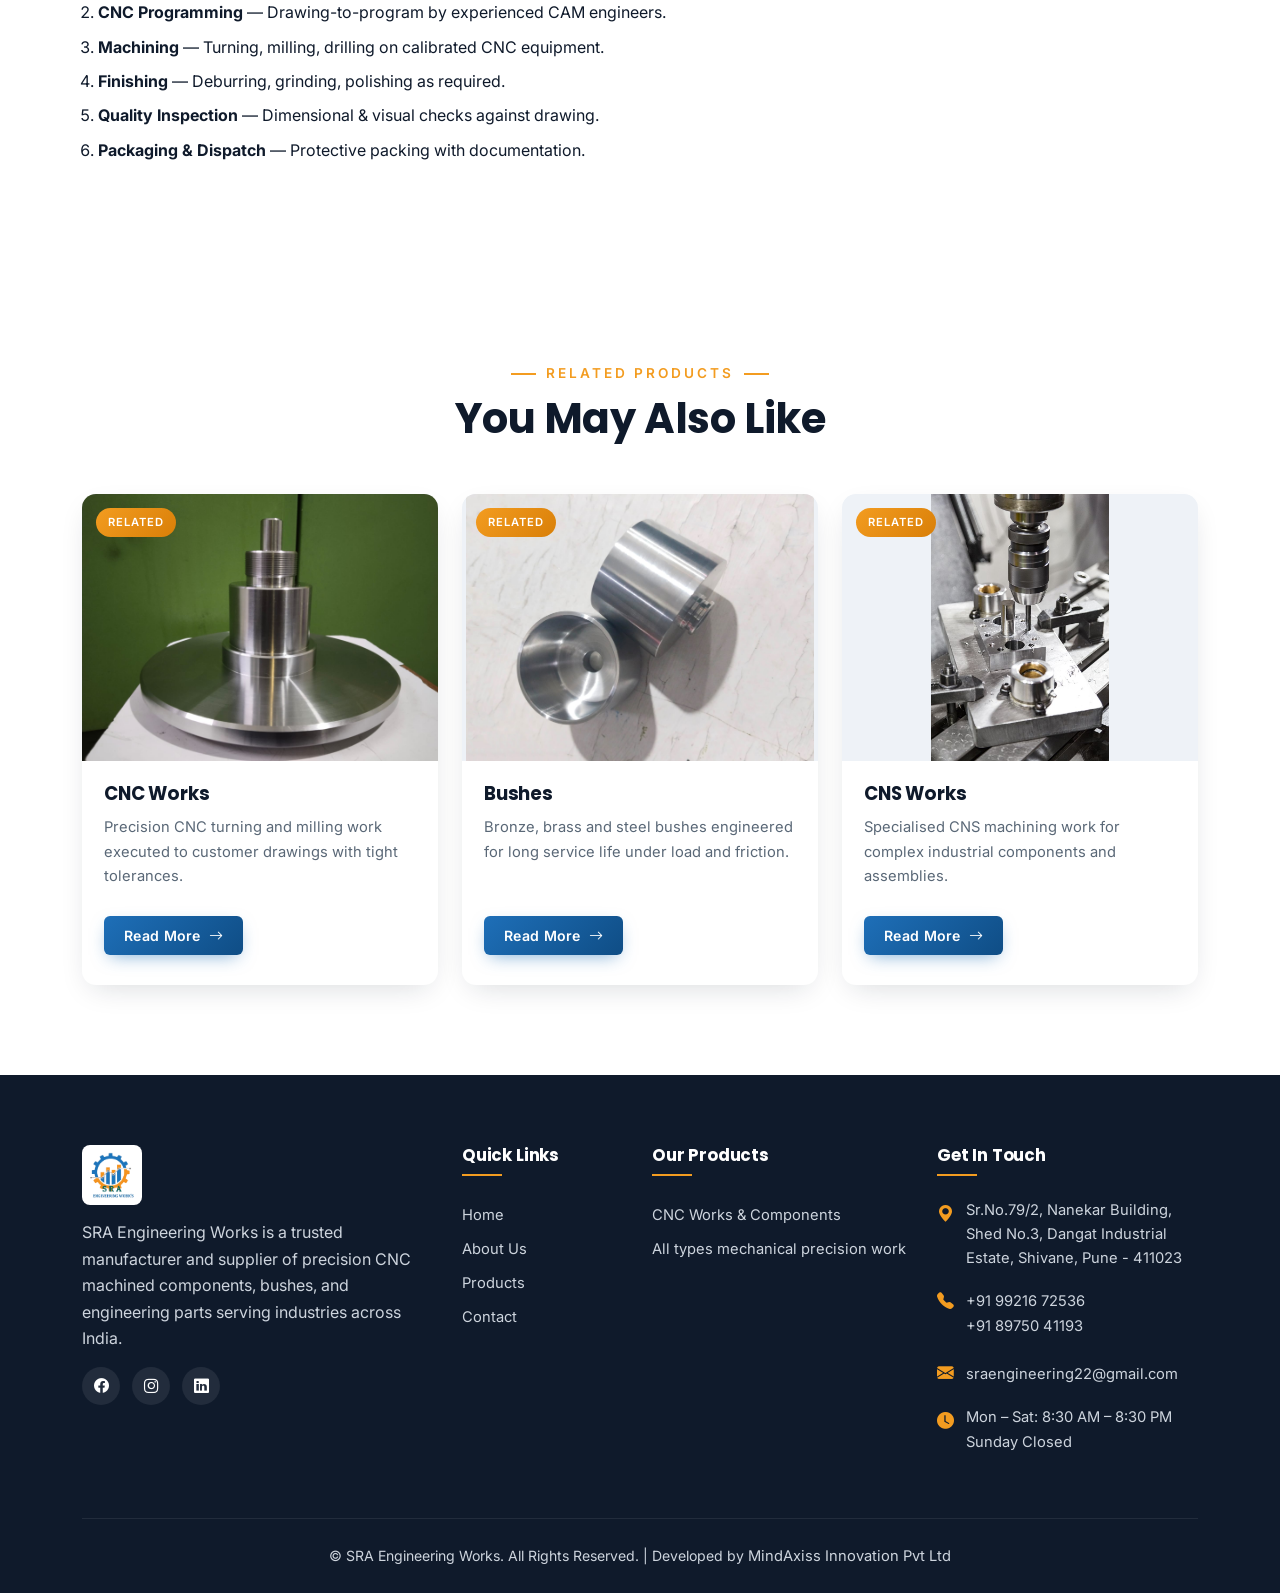
<file: cnc-component.html>
<!DOCTYPE html>
<html lang="en">
<head>
<meta charset="UTF-8">
<meta name="viewport" content="width=device-width, initial-scale=1.0">
<title>CNC Component — SRA Engineering Works</title>
<meta name="description" content="CNC Component manufactured by SRA Engineering Works. High-grade CNC machined components suitable for automotive, hydraulic and industrial assemblies. Request a quote today.">
<meta name="keywords" content="CNC machining, CNC components, bushes, precision engineering, SRA Engineering Works, industrial manufacturing, Pune">
<meta name="author" content="SRA Engineering Works">
<meta property="og:title" content="CNC Component — SRA Engineering Works">
<meta property="og:description" content="CNC Component manufactured by SRA Engineering Works. High-grade CNC machined components suitable for automotive, hydraulic and industrial assemblies. Request a quote today.">
<meta property="og:type" content="website">
<link rel="icon" type="image/png" href="images/logo.png">
<link rel="apple-touch-icon" href="images/logo.png">
<link href="https://cdn.jsdelivr.net/npm/bootstrap@5.3.3/dist/css/bootstrap.min.css" rel="stylesheet">
<link href="https://cdn.jsdelivr.net/npm/bootstrap-icons@1.11.3/font/bootstrap-icons.css" rel="stylesheet">
<link href="https://fonts.googleapis.com/css2?family=Inter:wght@400;500;600;700&family=Poppins:wght@500;600;700;800&display=swap" rel="stylesheet">
<link rel="stylesheet" href="css/style.css">
</head>
<body data-page="products">
<div id="site-header"></div>

<div class="breadcrumb-bar">
  <div class="container">
    <nav aria-label="breadcrumb">
      <ol class="breadcrumb">
        <li class="breadcrumb-item"><a href="index.html">Home</a></li>
        <li class="breadcrumb-item active" aria-current="page">CNC Component</li>
      </ol>
    </nav>
  </div>
</div>

<section class="page-banner-component">
  <div class="container text-center">
    <h1>CNC Component</h1>
  </div>
</section>

<section class="section">
  <div class="container">
    <div class="row g-5">
      <div class="col-lg-6 fade-up">
        <div class="split-img"><img src="images/gallery/image-16.jpeg" alt="CNC Component"></div>
      </div>
      <div class="col-lg-6 fade-up">
        <span class="pretitle text-orange fw-semibold text-uppercase" style="letter-spacing:3px;font-size:.85rem">Product Overview</span>
        <h2 class="mt-2 mb-3">CNC Component</h2>
        <p>High-grade CNC machined components suitable for automotive, hydraulic and industrial assemblies. Manufactured at our Pune facility, each piece passes through documented inspection before dispatch.</p>
        <p>Available in a range of sizes, materials, and surface finishes — we manufacture strictly to your drawing or sample, with full traceability.</p>
        <ul class="list-unstyled mt-3">
          <li class="mb-2"><i class="bi bi-check-circle-fill text-orange me-2"></i>Made-to-drawing precision manufacturing</li>
          <li class="mb-2"><i class="bi bi-check-circle-fill text-orange me-2"></i>Tight tolerance &amp; superior surface finish</li>
          <li class="mb-2"><i class="bi bi-check-circle-fill text-orange me-2"></i>Material certificates available on request</li>
          <li class="mb-2"><i class="bi bi-check-circle-fill text-orange me-2"></i>Single-piece samples &amp; bulk volumes supported</li>
        </ul>
        <a href="#inquiry" class="btn btn-accent-sra mt-2"><i class="bi bi-send me-1"></i>Inquire Now</a>
        <a href="tel:+919876543210" class="btn btn-outline-blue mt-2 ms-2"><i class="bi bi-telephone me-1"></i>Call</a>
      </div>
    </div>
  </div>
</section>

<section class="section bg-light-grad">
  <div class="container">
    <div class="section-title fade-up"><span class="pretitle">Why It Stands Out</span><h2>Features &amp; Benefits</h2></div>
    <div class="row g-4">
      <div class="col-lg-4 col-md-6 fade-up"><div class="feature-card"><div class="icon-wrap"><i class="bi bi-rulers"></i></div><h4>Dimensional Accuracy</h4><p>Held to tight tolerances using calibrated CNC equipment.</p></div></div><div class="col-lg-4 col-md-6 fade-up"><div class="feature-card"><div class="icon-wrap"><i class="bi bi-shield-check"></i></div><h4>Material Integrity</h4><p>Sourced from verified suppliers with test certificates.</p></div></div><div class="col-lg-4 col-md-6 fade-up"><div class="feature-card"><div class="icon-wrap"><i class="bi bi-droplet"></i></div><h4>Excellent Finish</h4><p>Smooth surface finish suitable for assembly and visual inspection.</p></div></div><div class="col-lg-4 col-md-6 fade-up"><div class="feature-card"><div class="icon-wrap"><i class="bi bi-arrow-repeat"></i></div><h4>Batch Repeatability</h4><p>Consistent results across production batches and reorders.</p></div></div><div class="col-lg-4 col-md-6 fade-up"><div class="feature-card"><div class="icon-wrap"><i class="bi bi-clock-history"></i></div><h4>Reliable Lead Time</h4><p>Production planning aligned to your delivery schedule.</p></div></div><div class="col-lg-4 col-md-6 fade-up"><div class="feature-card"><div class="icon-wrap"><i class="bi bi-cash-coin"></i></div><h4>Value Pricing</h4><p>Competitive cost without compromise on quality.</p></div></div>
    </div>
  </div>
</section>

<section class="section">
  <div class="container">
    <div class="row g-5">
      <div class="col-lg-7 fade-up">
        <h3 class="mb-3">Technical Specifications</h3>
        <div class="table-responsive">
          <table class="table specs-table mb-0">
            <thead><tr><th>Parameter</th><th>Details</th></tr></thead>
            <tbody>
              <tr><td>Product Name</td><td>CNC Component</td></tr>
              <tr><td>Material</td><td>MS, EN-Series Steel, SS, Brass, Bronze (as per requirement)</td></tr>
              <tr><td>Manufacturing Process</td><td>CNC Turning / Milling / Grinding</td></tr>
              <tr><td>Tolerance</td><td>±0.01 mm to ±0.05 mm (drawing dependent)</td></tr>
              <tr><td>Surface Finish</td><td>Ra 0.8 – 3.2 µm</td></tr>
              <tr><td>Size Range</td><td>Customised as per drawing</td></tr>
              <tr><td>Order Quantity</td><td>Sample to bulk production</td></tr>
              <tr><td>Packaging</td><td>Industrial-grade protective packaging</td></tr>
              <tr><td>Delivery</td><td>Pan-India dispatch</td></tr>
            </tbody>
          </table>
        </div>

        <h3 class="mt-5 mb-3">Industrial Applications</h3>
        <div class="row g-3">
          <div class="col-sm-6"><div class="d-flex gap-2 align-items-center"><i class="bi bi-gear-fill text-orange"></i><span>Automotive Assemblies</span></div></div><div class="col-sm-6"><div class="d-flex gap-2 align-items-center"><i class="bi bi-gear-fill text-orange"></i><span>Hydraulic Systems</span></div></div><div class="col-sm-6"><div class="d-flex gap-2 align-items-center"><i class="bi bi-gear-fill text-orange"></i><span>Defence Equipment</span></div></div><div class="col-sm-6"><div class="d-flex gap-2 align-items-center"><i class="bi bi-gear-fill text-orange"></i><span>Industrial Machinery</span></div></div><div class="col-sm-6"><div class="d-flex gap-2 align-items-center"><i class="bi bi-gear-fill text-orange"></i><span>Power Generation</span></div></div><div class="col-sm-6"><div class="d-flex gap-2 align-items-center"><i class="bi bi-gear-fill text-orange"></i><span>General Engineering</span></div></div>
        </div>

        <h3 class="mt-5 mb-3">Manufacturing Process</h3>
        <ol class="ps-3">
          <li class="mb-2"><strong>Material Procurement</strong> — Sourced from approved suppliers with test certificates.</li>
          <li class="mb-2"><strong>CNC Programming</strong> — Drawing-to-program by experienced CAM engineers.</li>
          <li class="mb-2"><strong>Machining</strong> — Turning, milling, drilling on calibrated CNC equipment.</li>
          <li class="mb-2"><strong>Finishing</strong> — Deburring, grinding, polishing as required.</li>
          <li class="mb-2"><strong>Quality Inspection</strong> — Dimensional &amp; visual checks against drawing.</li>
          <li class="mb-2"><strong>Packaging &amp; Dispatch</strong> — Protective packing with documentation.</li>
        </ol>
      </div>
      <div class="col-lg-5 fade-up" id="inquiry">
        <div class="form-card">
          <h4 class="mb-3"><i class="bi bi-envelope-paper-fill text-orange me-1"></i>Send Inquiry</h4>
          <p class="text-secondary small">Share your requirement — we will respond within 24 hours.</p>
          
<form data-inquiry class="row g-3">
  <div class="col-md-6"><label class="form-label">Your Name *</label><input class="form-control" required maxlength="100"></div>
  <div class="col-md-6"><label class="form-label">Email *</label><input type="email" class="form-control" required maxlength="120"></div>
  <div class="col-md-6"><label class="form-label">Phone *</label><input type="tel" class="form-control" required maxlength="20"></div>
  <div class="col-md-6"><label class="form-label">Company</label><input class="form-control" maxlength="100"></div>
  <div class="col-12"><label class="form-label">Product Interest</label><input class="form-control" value="CNC Component" maxlength="120"></div>
  <div class="col-12"><label class="form-label">Message *</label><textarea class="form-control" rows="4" required maxlength="800"></textarea></div>
  <div class="col-12"><button type="submit" class="btn btn-accent-sra px-4"><i class="bi bi-send me-1"></i>Submit Inquiry</button></div>
</form>
        </div>
      </div>
    </div>
  </div>
</section>

  <!-- <section class="section bg-light-grad">
    <div class="container">
      <div class="section-title fade-up"><span class="pretitle">Image Gallery</span><h2>Product Visuals</h2></div>
      <div class="row g-3">
        <div class="col-md-3 col-6 fade-up"><div class="gallery-img"><img src="images/prod-cnc-component.jpg" alt="Gallery" loading="lazy"></div></div><div class="col-md-3 col-6 fade-up"><div class="gallery-img"><img src="images/prod-cnc-component.jpg" alt="Gallery" loading="lazy"></div></div><div class="col-md-3 col-6 fade-up"><div class="gallery-img"><img src="images/prod-cnc-works.jpg" alt="Gallery" loading="lazy"></div></div><div class="col-md-3 col-6 fade-up"><div class="gallery-img"><img src="images/prod-bushes.jpg" alt="Gallery" loading="lazy"></div></div>
      </div>
    </div>
  </section> -->

<section class="section">
  <div class="container">
    <div class="section-title fade-up"><span class="pretitle">Related Products</span><h2>You May Also Like</h2></div>
    <div class="row g-4">
      
      <div class="col-lg-4 col-md-6 fade-up">
        <div class="product-card">
          <div class="img-wrap"><span class="badge-cat">Related</span><img src="images/gallery/image-8.jpeg" alt="CNC Works" loading="lazy"></div>
          <div class="body"><h4>CNC Works</h4><p>Precision CNC turning and milling work executed to customer drawings with tight tolerances.</p><a href="cnc-works.html" class="btn btn-primary-sra">Read More <i class="bi bi-arrow-right ms-1"></i></a></div>
        </div>
      </div>
      <div class="col-lg-4 col-md-6 fade-up">
        <div class="product-card">
          <div class="img-wrap"><span class="badge-cat">Related</span><img src="images/gallery/image-3.jpeg" alt="Bushes" loading="lazy"></div>
          <div class="body"><h4>Bushes</h4><p>Bronze, brass and steel bushes engineered for long service life under load and friction.</p><a href="bushes.html" class="btn btn-primary-sra">Read More <i class="bi bi-arrow-right ms-1"></i></a></div>
        </div>
      </div>
      <div class="col-lg-4 col-md-6 fade-up">
        <div class="product-card">
          <div class="img-wrap"><span class="badge-cat">Related</span><img src="images/cns-works.jfif" alt="CNS Works" loading="lazy"></div>
          <div class="body"><h4>CNS Works</h4><p>Specialised CNS machining work for complex industrial components and assemblies.</p><a href="cns-works.html" class="btn btn-primary-sra">Read More <i class="bi bi-arrow-right ms-1"></i></a></div>
        </div>
      </div>
    </div>
  </div>
</section>

<div id="site-footer"></div>
<script src="https://cdn.jsdelivr.net/npm/bootstrap@5.3.3/dist/js/bootstrap.bundle.min.js"></script>
<script src="js/main.js"></script>
</body>
</html>
</file>
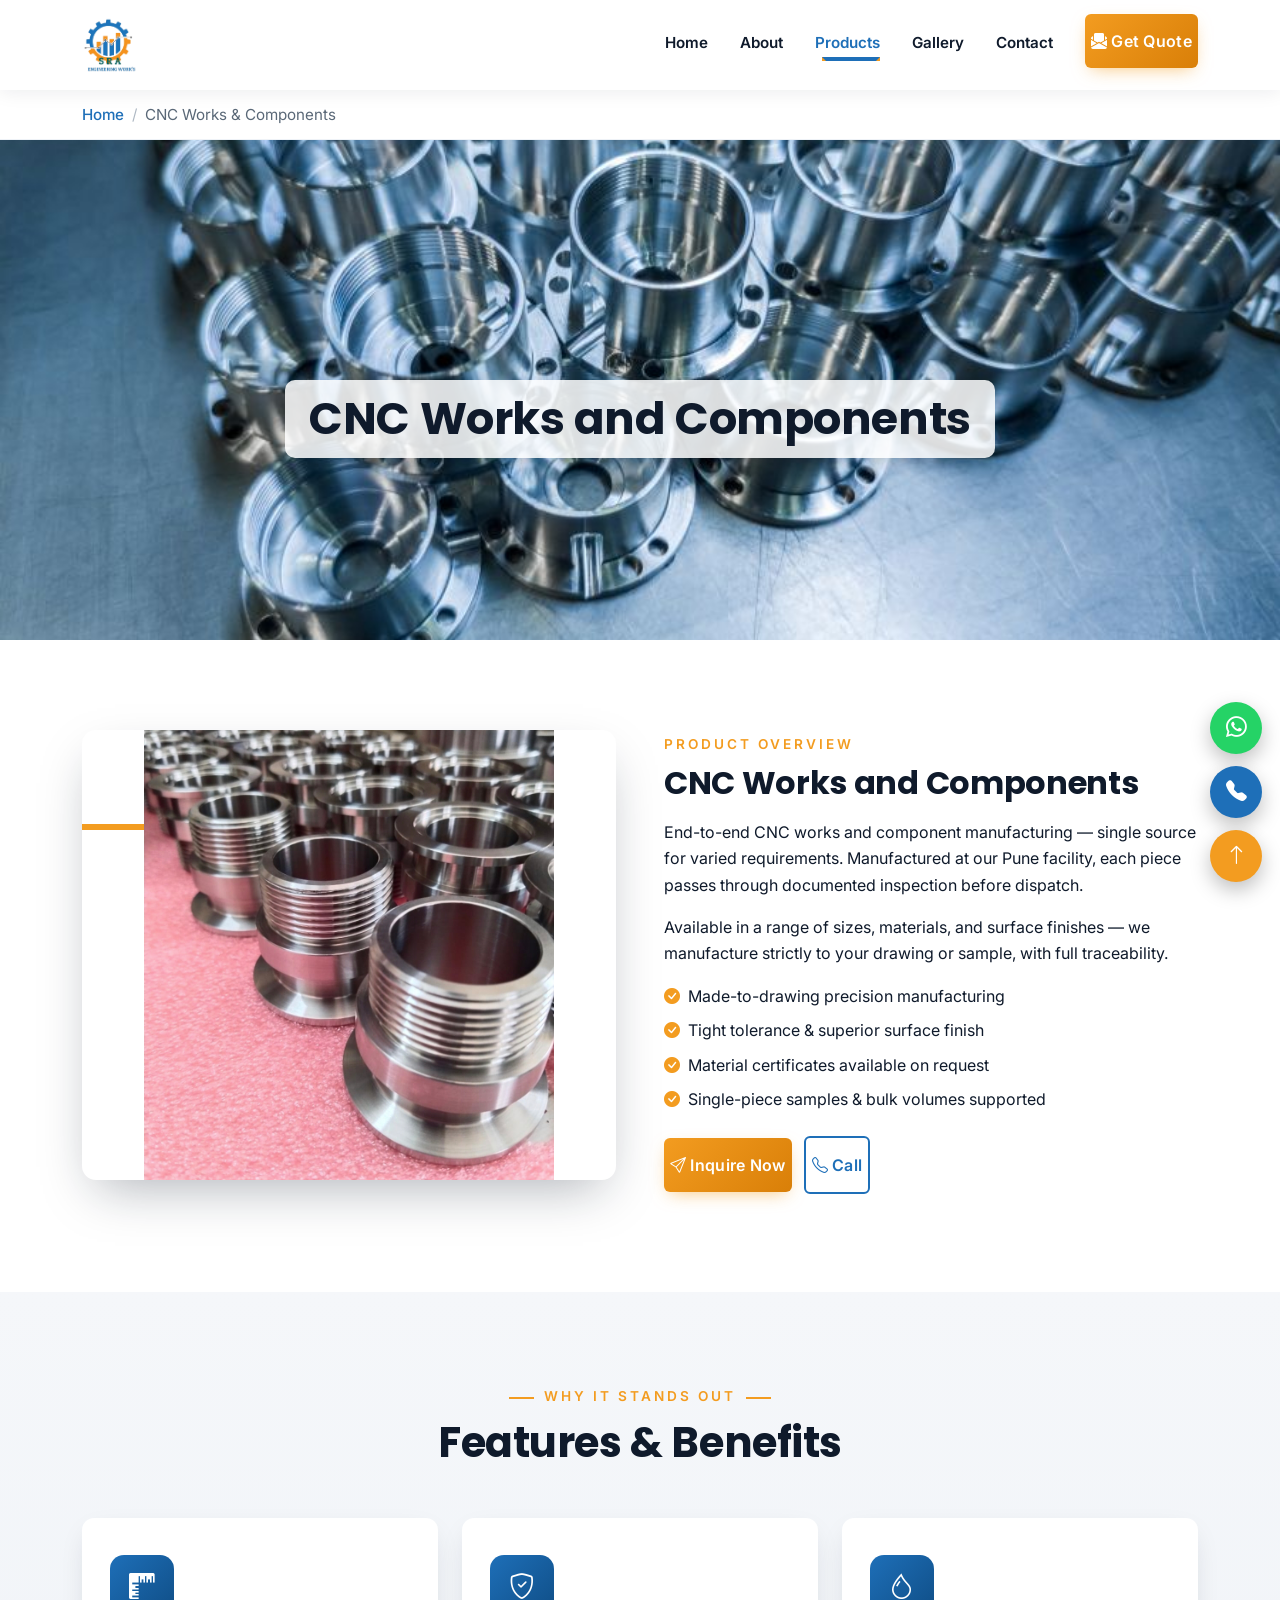
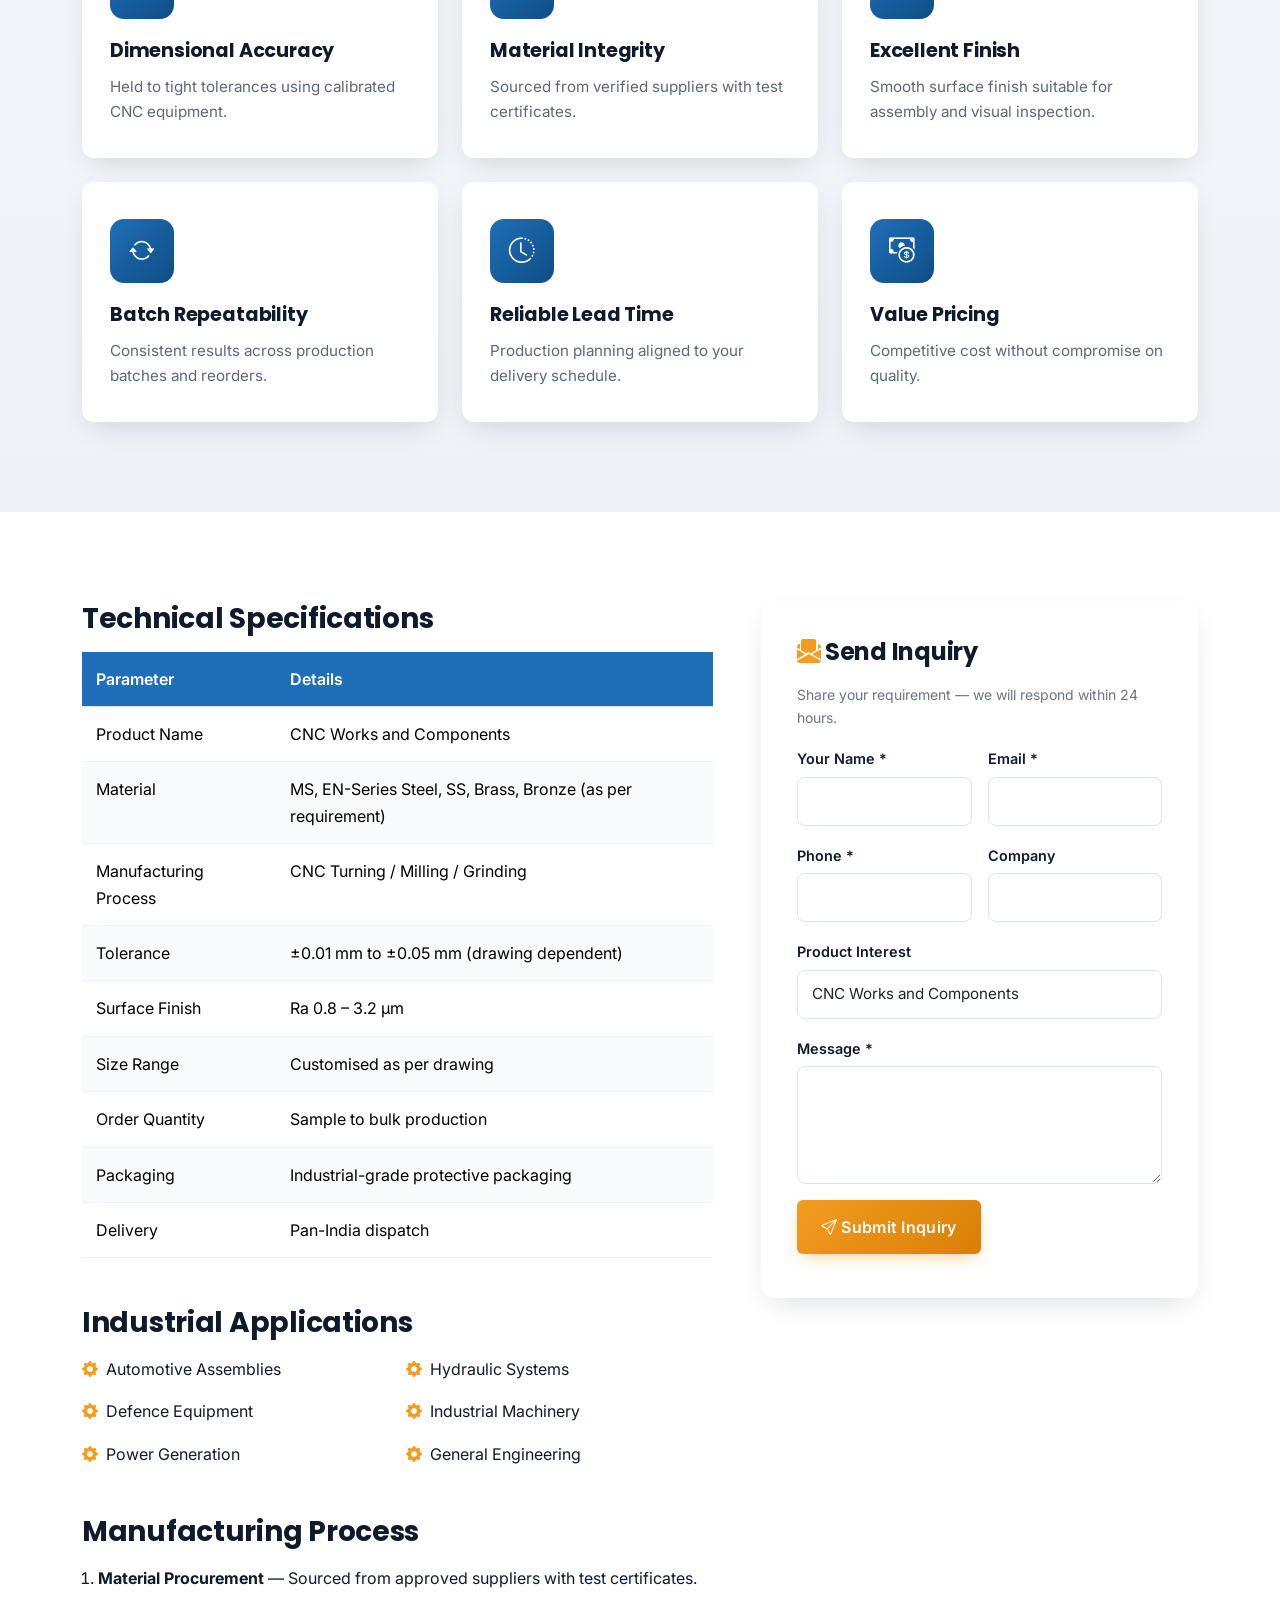
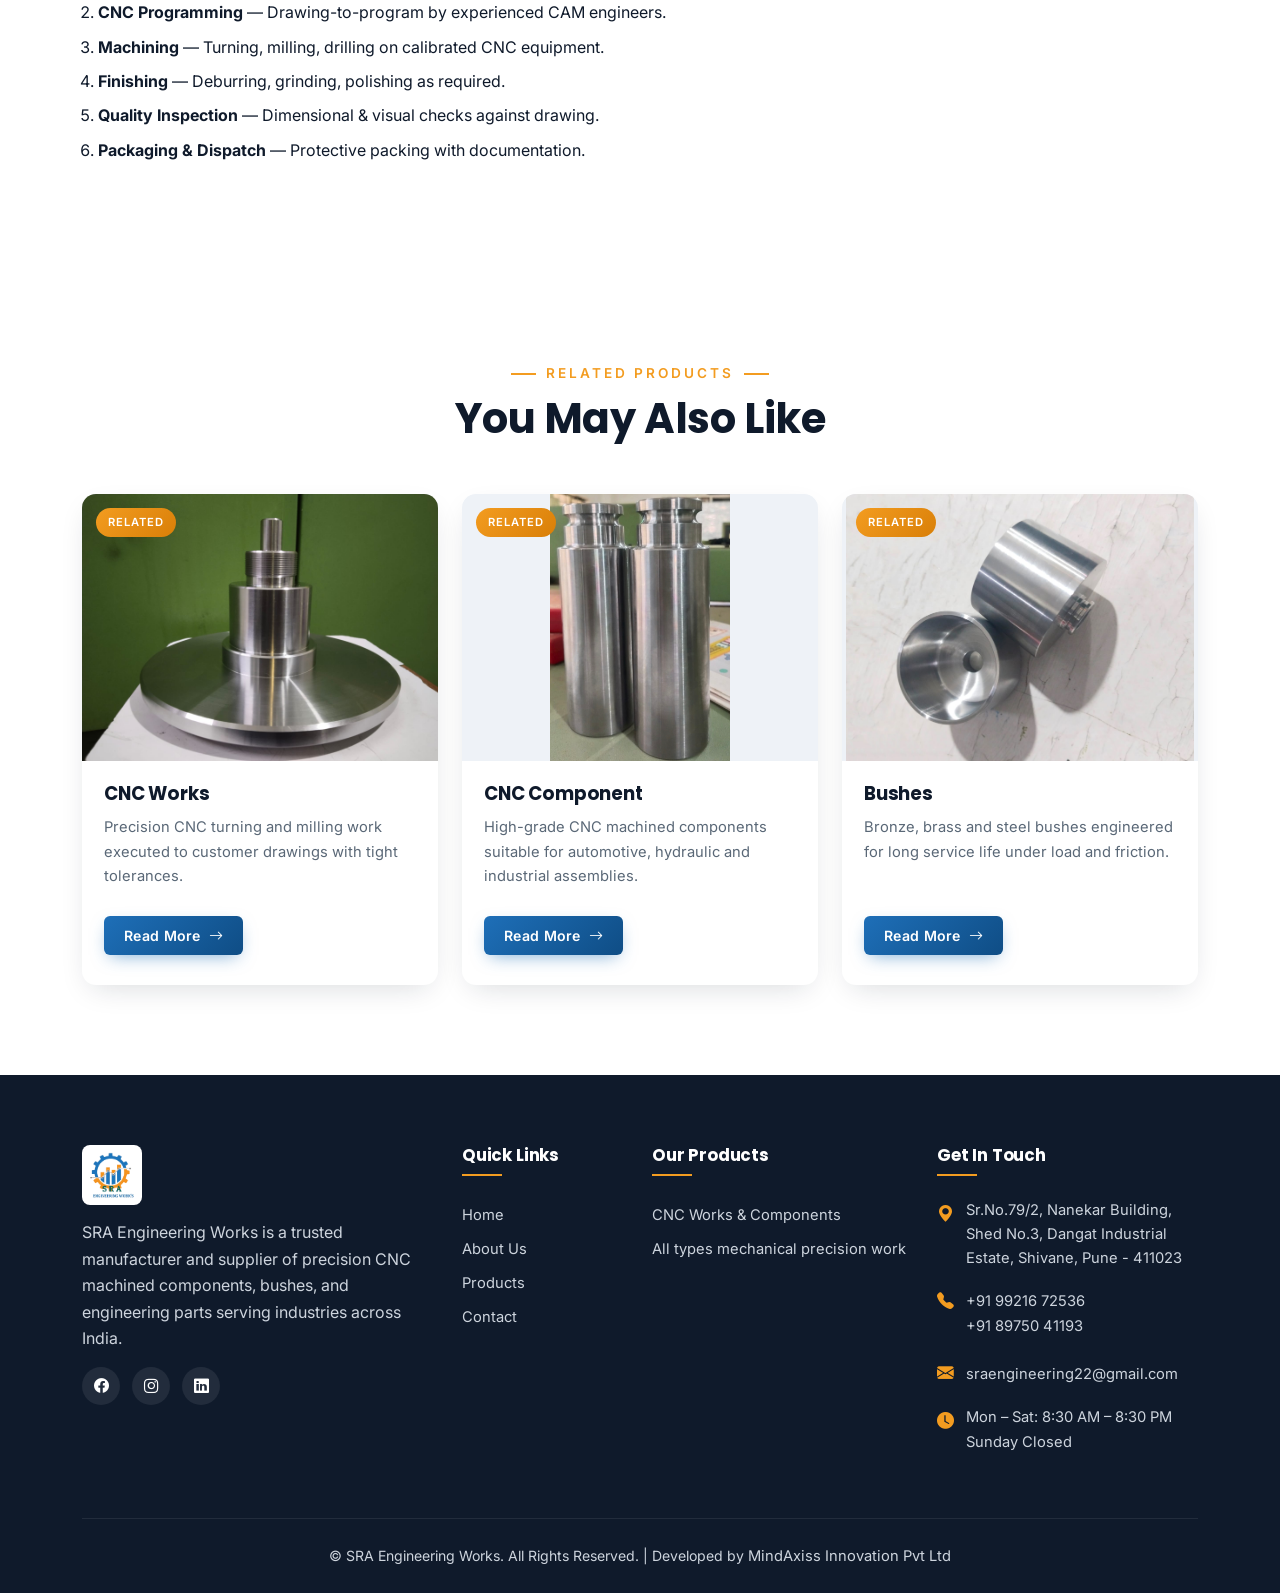
<file: cnc-works-components.html>
<!DOCTYPE html>
<html lang="en">
<head>
<meta charset="UTF-8">
<meta name="viewport" content="width=device-width, initial-scale=1.0">
<title>CNC Works and Components — SRA Engineering Works</title>
<meta name="description" content="CNC Works and Components manufactured by SRA Engineering Works. End-to-end CNC works and component manufacturing — single source for varied requirements. Request a quote today.">
<meta name="keywords" content="CNC machining, CNC components, bushes, precision engineering, SRA Engineering Works, industrial manufacturing, Pune">
<meta name="author" content="SRA Engineering Works">
<meta property="og:title" content="CNC Works and Components — SRA Engineering Works">
<meta property="og:description" content="CNC Works and Components manufactured by SRA Engineering Works. End-to-end CNC works and component manufacturing — single source for varied requirements. Request a quote today.">
<meta property="og:type" content="website">
<link rel="icon" type="image/png" href="images/logo.png">
<link rel="apple-touch-icon" href="images/logo.png">
<link href="https://cdn.jsdelivr.net/npm/bootstrap@5.3.3/dist/css/bootstrap.min.css" rel="stylesheet">
<link href="https://cdn.jsdelivr.net/npm/bootstrap-icons@1.11.3/font/bootstrap-icons.css" rel="stylesheet">
<link href="https://fonts.googleapis.com/css2?family=Inter:wght@400;500;600;700&family=Poppins:wght@500;600;700;800&display=swap" rel="stylesheet">
<link rel="stylesheet" href="css/style.css">
</head>
<body data-page="products">
<div id="site-header"></div>

<div class="breadcrumb-bar">
  <div class="container">
    <nav aria-label="breadcrumb">
      <ol class="breadcrumb">
        <li class="breadcrumb-item"><a href="index.html">Home</a></li>
        <li class="breadcrumb-item active" aria-current="page">CNC Works & Components</li>
      </ol>
    </nav>
  </div>
</div>

<section class="page-banner-works-components">
  <div class="container text-center">
    <h1>CNC Works and Components</h1>
  </div>
</section>

<section class="section">
  <div class="container">
    <div class="row g-5">
      <div class="col-lg-6 fade-up">
        <div class="split-img"><img src="images/gallery/image-18.jpeg" alt="CNC Works and Components"></div>
      </div>
      <div class="col-lg-6 fade-up">
        <span class="pretitle text-orange fw-semibold text-uppercase" style="letter-spacing:3px;font-size:.85rem">Product Overview</span>
        <h2 class="mt-2 mb-3">CNC Works and Components</h2>
        <p>End-to-end CNC works and component manufacturing — single source for varied requirements. Manufactured at our Pune facility, each piece passes through documented inspection before dispatch.</p>
        <p>Available in a range of sizes, materials, and surface finishes — we manufacture strictly to your drawing or sample, with full traceability.</p>
        <ul class="list-unstyled mt-3">
          <li class="mb-2"><i class="bi bi-check-circle-fill text-orange me-2"></i>Made-to-drawing precision manufacturing</li>
          <li class="mb-2"><i class="bi bi-check-circle-fill text-orange me-2"></i>Tight tolerance &amp; superior surface finish</li>
          <li class="mb-2"><i class="bi bi-check-circle-fill text-orange me-2"></i>Material certificates available on request</li>
          <li class="mb-2"><i class="bi bi-check-circle-fill text-orange me-2"></i>Single-piece samples &amp; bulk volumes supported</li>
        </ul>
        <a href="#inquiry" class="btn btn-accent-sra mt-2"><i class="bi bi-send me-1"></i>Inquire Now</a>
        <a href="tel:+919876543210" class="btn btn-outline-blue mt-2 ms-2"><i class="bi bi-telephone me-1"></i>Call</a>
      </div>
    </div>
  </div>
</section>

<section class="section bg-light-grad">
  <div class="container">
    <div class="section-title fade-up"><span class="pretitle">Why It Stands Out</span><h2>Features &amp; Benefits</h2></div>
    <div class="row g-4">
      <div class="col-lg-4 col-md-6 fade-up"><div class="feature-card"><div class="icon-wrap"><i class="bi bi-rulers"></i></div><h4>Dimensional Accuracy</h4><p>Held to tight tolerances using calibrated CNC equipment.</p></div></div><div class="col-lg-4 col-md-6 fade-up"><div class="feature-card"><div class="icon-wrap"><i class="bi bi-shield-check"></i></div><h4>Material Integrity</h4><p>Sourced from verified suppliers with test certificates.</p></div></div><div class="col-lg-4 col-md-6 fade-up"><div class="feature-card"><div class="icon-wrap"><i class="bi bi-droplet"></i></div><h4>Excellent Finish</h4><p>Smooth surface finish suitable for assembly and visual inspection.</p></div></div><div class="col-lg-4 col-md-6 fade-up"><div class="feature-card"><div class="icon-wrap"><i class="bi bi-arrow-repeat"></i></div><h4>Batch Repeatability</h4><p>Consistent results across production batches and reorders.</p></div></div><div class="col-lg-4 col-md-6 fade-up"><div class="feature-card"><div class="icon-wrap"><i class="bi bi-clock-history"></i></div><h4>Reliable Lead Time</h4><p>Production planning aligned to your delivery schedule.</p></div></div><div class="col-lg-4 col-md-6 fade-up"><div class="feature-card"><div class="icon-wrap"><i class="bi bi-cash-coin"></i></div><h4>Value Pricing</h4><p>Competitive cost without compromise on quality.</p></div></div>
    </div>
  </div>
</section>

<section class="section">
  <div class="container">
    <div class="row g-5">
      <div class="col-lg-7 fade-up">
        <h3 class="mb-3">Technical Specifications</h3>
        <div class="table-responsive">
          <table class="table specs-table mb-0">
            <thead><tr><th>Parameter</th><th>Details</th></tr></thead>
            <tbody>
              <tr><td>Product Name</td><td>CNC Works and Components</td></tr>
              <tr><td>Material</td><td>MS, EN-Series Steel, SS, Brass, Bronze (as per requirement)</td></tr>
              <tr><td>Manufacturing Process</td><td>CNC Turning / Milling / Grinding</td></tr>
              <tr><td>Tolerance</td><td>±0.01 mm to ±0.05 mm (drawing dependent)</td></tr>
              <tr><td>Surface Finish</td><td>Ra 0.8 – 3.2 µm</td></tr>
              <tr><td>Size Range</td><td>Customised as per drawing</td></tr>
              <tr><td>Order Quantity</td><td>Sample to bulk production</td></tr>
              <tr><td>Packaging</td><td>Industrial-grade protective packaging</td></tr>
              <tr><td>Delivery</td><td>Pan-India dispatch</td></tr>
            </tbody>
          </table>
        </div>

        <h3 class="mt-5 mb-3">Industrial Applications</h3>
        <div class="row g-3">
          <div class="col-sm-6"><div class="d-flex gap-2 align-items-center"><i class="bi bi-gear-fill text-orange"></i><span>Automotive Assemblies</span></div></div><div class="col-sm-6"><div class="d-flex gap-2 align-items-center"><i class="bi bi-gear-fill text-orange"></i><span>Hydraulic Systems</span></div></div><div class="col-sm-6"><div class="d-flex gap-2 align-items-center"><i class="bi bi-gear-fill text-orange"></i><span>Defence Equipment</span></div></div><div class="col-sm-6"><div class="d-flex gap-2 align-items-center"><i class="bi bi-gear-fill text-orange"></i><span>Industrial Machinery</span></div></div><div class="col-sm-6"><div class="d-flex gap-2 align-items-center"><i class="bi bi-gear-fill text-orange"></i><span>Power Generation</span></div></div><div class="col-sm-6"><div class="d-flex gap-2 align-items-center"><i class="bi bi-gear-fill text-orange"></i><span>General Engineering</span></div></div>
        </div>

        <h3 class="mt-5 mb-3">Manufacturing Process</h3>
        <ol class="ps-3">
          <li class="mb-2"><strong>Material Procurement</strong> — Sourced from approved suppliers with test certificates.</li>
          <li class="mb-2"><strong>CNC Programming</strong> — Drawing-to-program by experienced CAM engineers.</li>
          <li class="mb-2"><strong>Machining</strong> — Turning, milling, drilling on calibrated CNC equipment.</li>
          <li class="mb-2"><strong>Finishing</strong> — Deburring, grinding, polishing as required.</li>
          <li class="mb-2"><strong>Quality Inspection</strong> — Dimensional &amp; visual checks against drawing.</li>
          <li class="mb-2"><strong>Packaging &amp; Dispatch</strong> — Protective packing with documentation.</li>
        </ol>
      </div>
      <div class="col-lg-5 fade-up" id="inquiry">
        <div class="form-card">
          <h4 class="mb-3"><i class="bi bi-envelope-paper-fill text-orange me-1"></i>Send Inquiry</h4>
          <p class="text-secondary small">Share your requirement — we will respond within 24 hours.</p>
          
<form data-inquiry class="row g-3">
  <div class="col-md-6"><label class="form-label">Your Name *</label><input class="form-control" required maxlength="100"></div>
  <div class="col-md-6"><label class="form-label">Email *</label><input type="email" class="form-control" required maxlength="120"></div>
  <div class="col-md-6"><label class="form-label">Phone *</label><input type="tel" class="form-control" required maxlength="20"></div>
  <div class="col-md-6"><label class="form-label">Company</label><input class="form-control" maxlength="100"></div>
  <div class="col-12"><label class="form-label">Product Interest</label><input class="form-control" value="CNC Works and Components" maxlength="120"></div>
  <div class="col-12"><label class="form-label">Message *</label><textarea class="form-control" rows="4" required maxlength="800"></textarea></div>
  <div class="col-12"><button type="submit" class="btn btn-accent-sra px-4"><i class="bi bi-send me-1"></i>Submit Inquiry</button></div>
</form>
        </div>
      </div>
    </div>
  </div>
</section>

<!-- <section class="section bg-light-grad">
  <div class="container">
    <div class="section-title fade-up"><span class="pretitle">Image Gallery</span><h2>Product Visuals</h2></div>
    <div class="row g-3">
      <div class="col-md-3 col-6 fade-up"><div class="gallery-img"><img src="images/prod-cnc-works-components.jpg" alt="Gallery" loading="lazy"></div></div><div class="col-md-3 col-6 fade-up"><div class="gallery-img"><img src="images/prod-cnc-component.jpg" alt="Gallery" loading="lazy"></div></div><div class="col-md-3 col-6 fade-up"><div class="gallery-img"><img src="images/prod-cnc-works.jpg" alt="Gallery" loading="lazy"></div></div><div class="col-md-3 col-6 fade-up"><div class="gallery-img"><img src="images/prod-bushes.jpg" alt="Gallery" loading="lazy"></div></div>
    </div>
  </div>
</section> -->

<section class="section">
  <div class="container">
    <div class="section-title fade-up"><span class="pretitle">Related Products</span><h2>You May Also Like</h2></div>
    <div class="row g-4">
      
      <div class="col-lg-4 col-md-6 fade-up">
        <div class="product-card">
          <div class="img-wrap"><span class="badge-cat">Related</span><img src="images/gallery/image-8.jpeg" alt="CNC Works" loading="lazy"></div>
          <div class="body"><h4>CNC Works</h4><p>Precision CNC turning and milling work executed to customer drawings with tight tolerances.</p><a href="cnc-works.html" class="btn btn-primary-sra">Read More <i class="bi bi-arrow-right ms-1"></i></a></div>
        </div>
      </div>
      <div class="col-lg-4 col-md-6 fade-up">
        <div class="product-card">
          <div class="img-wrap"><span class="badge-cat">Related</span><img src="images/gallery/image-16.jpeg" alt="CNC Component" loading="lazy"></div>
          <div class="body"><h4>CNC Component</h4><p>High-grade CNC machined components suitable for automotive, hydraulic and industrial assemblies.</p><a href="cnc-component.html" class="btn btn-primary-sra">Read More <i class="bi bi-arrow-right ms-1"></i></a></div>
        </div>
      </div>
      <div class="col-lg-4 col-md-6 fade-up">
        <div class="product-card">
          <div class="img-wrap"><span class="badge-cat">Related</span><img src="images/gallery/image-3.jpeg" alt="Bushes" loading="lazy"></div>
          <div class="body"><h4>Bushes</h4><p>Bronze, brass and steel bushes engineered for long service life under load and friction.</p><a href="bushes.html" class="btn btn-primary-sra">Read More <i class="bi bi-arrow-right ms-1"></i></a></div>
        </div>
      </div>
    </div>
  </div>
</section>

<div id="site-footer"></div>
<script src="https://cdn.jsdelivr.net/npm/bootstrap@5.3.3/dist/js/bootstrap.bundle.min.js"></script>
<script src="js/main.js"></script>
</body>
</html>
</file>
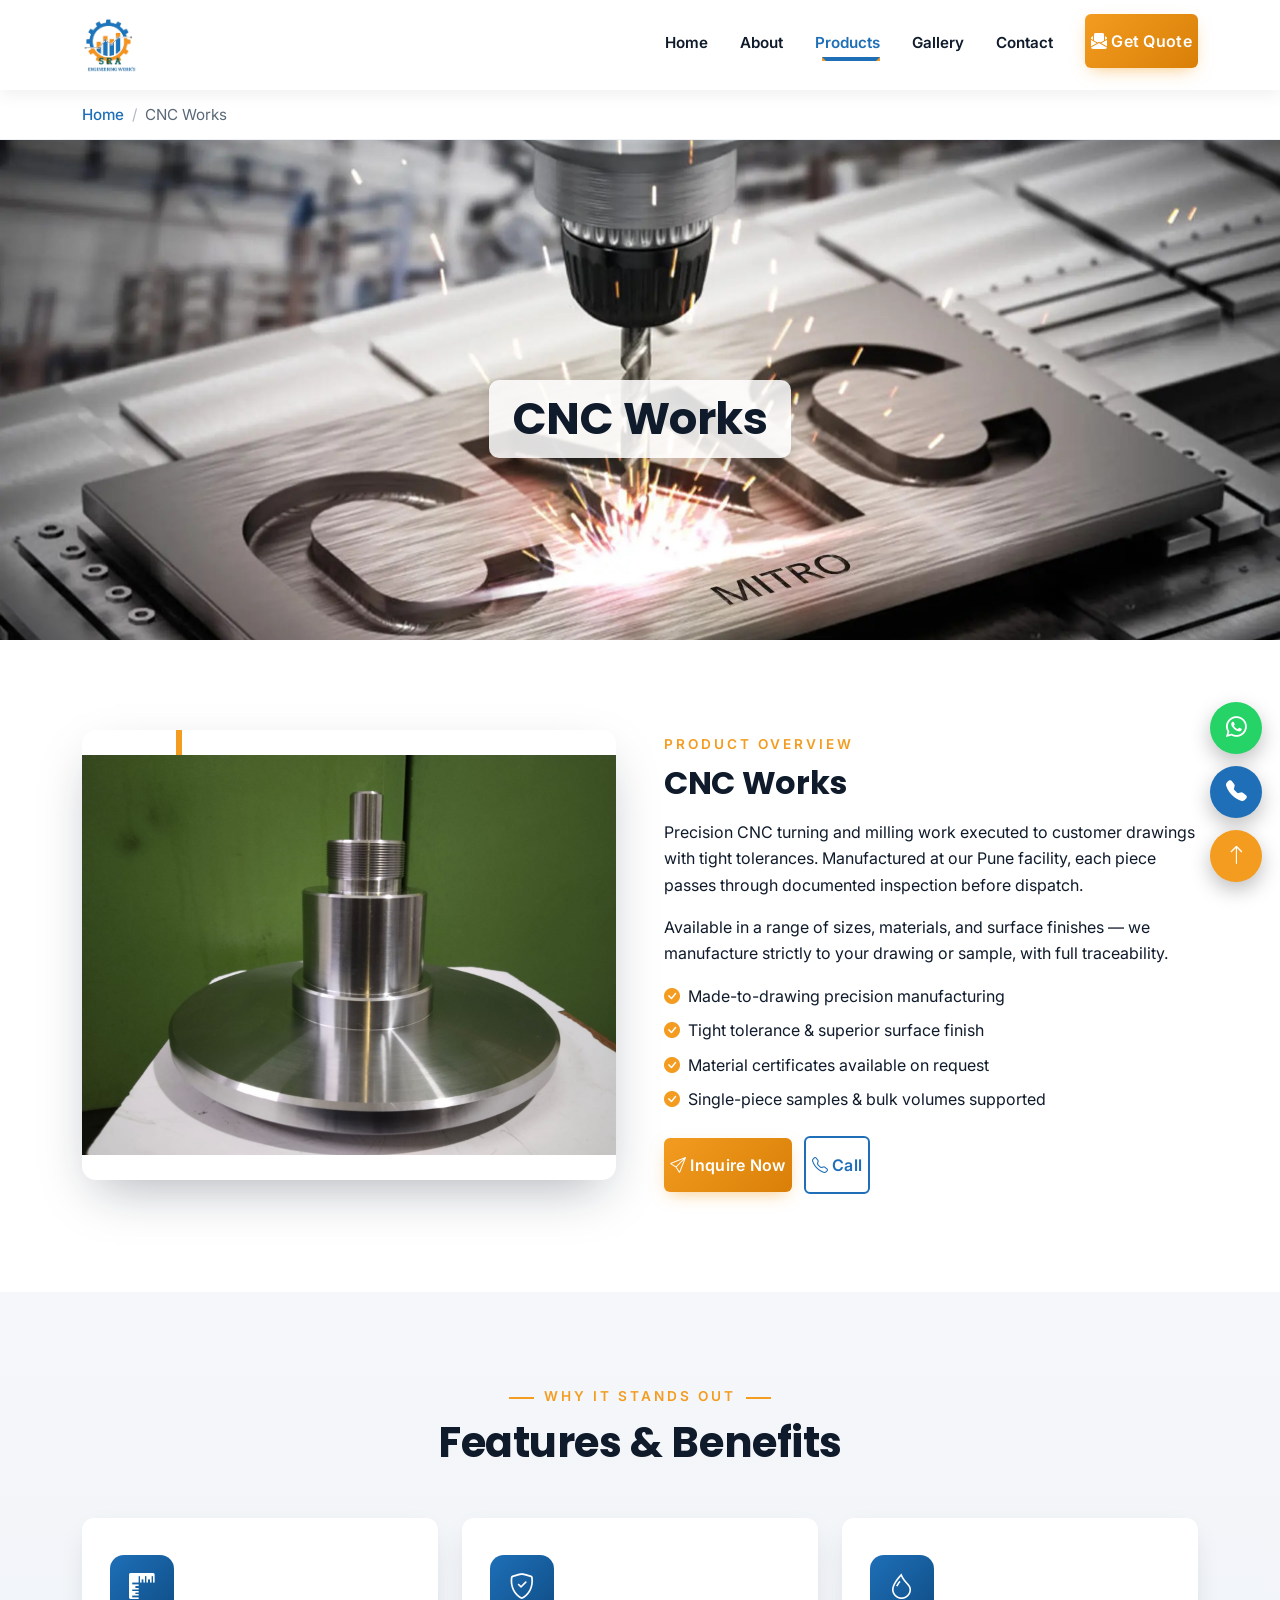
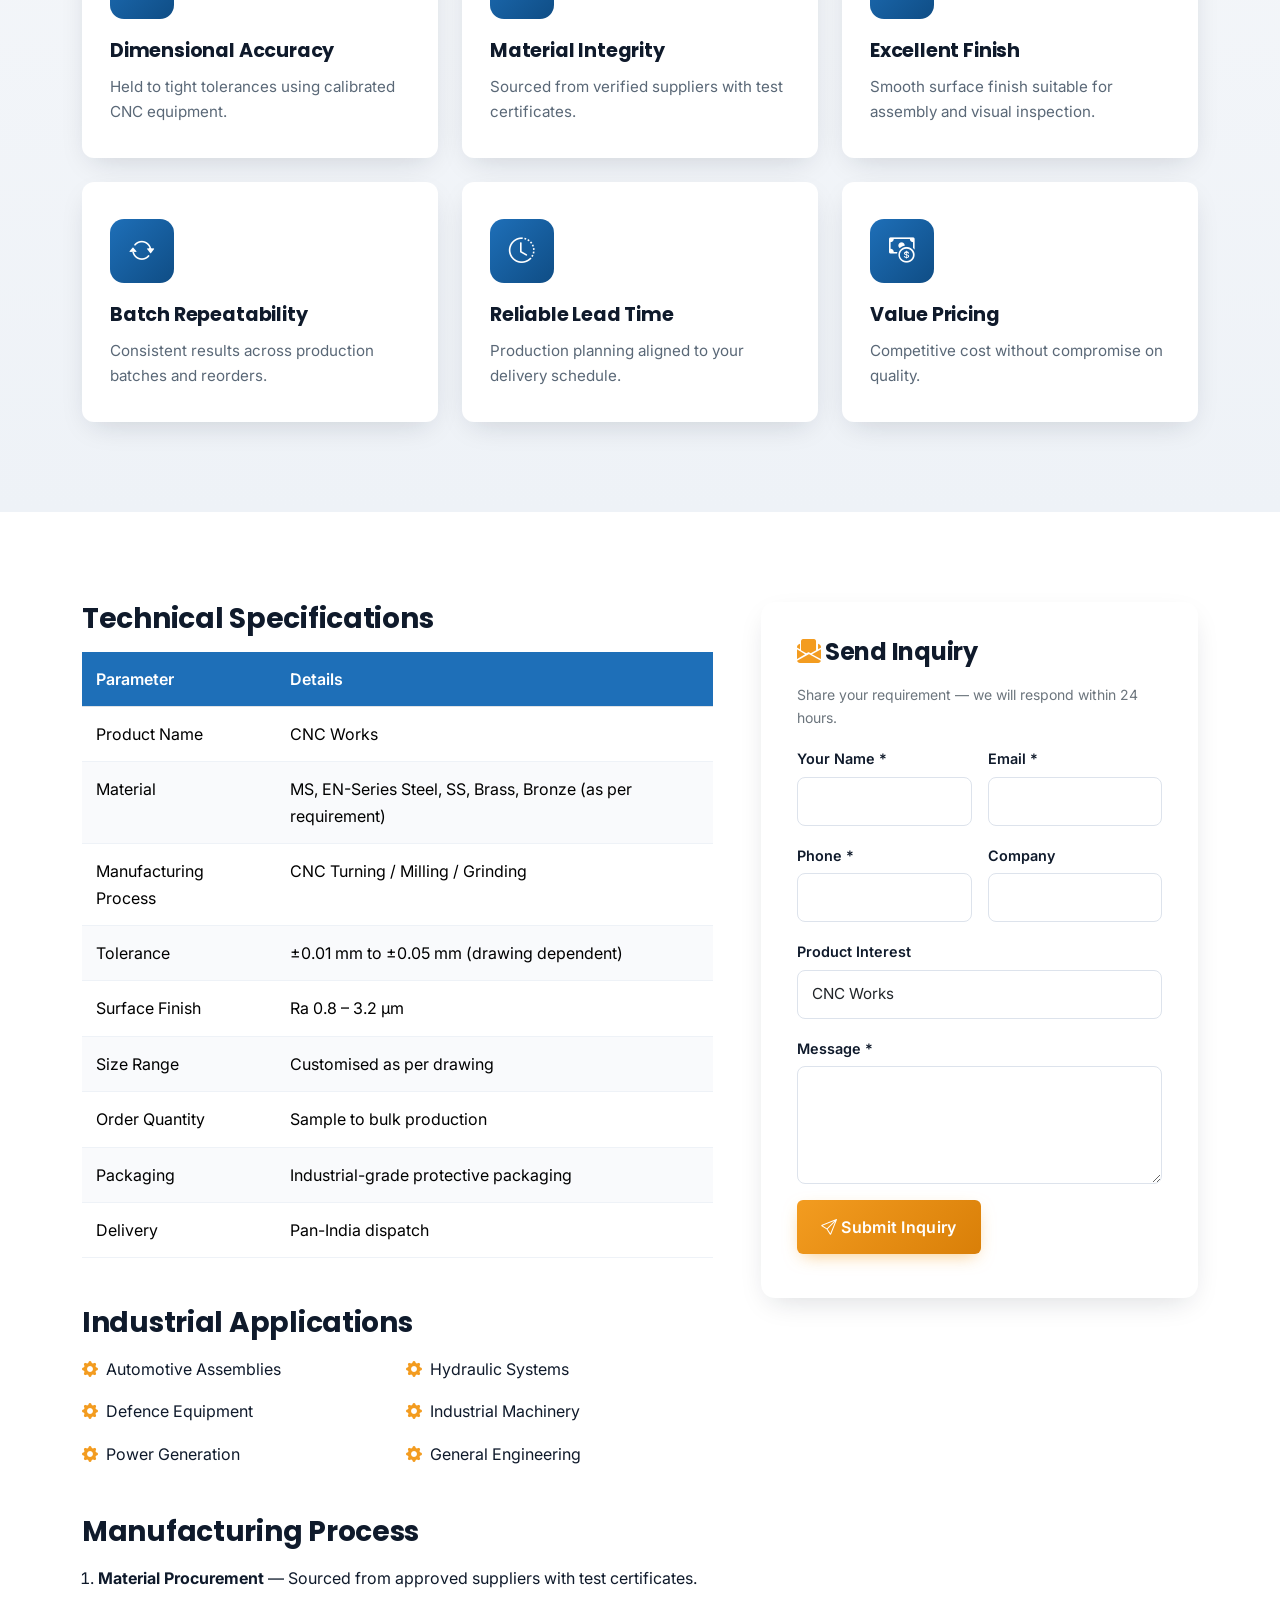
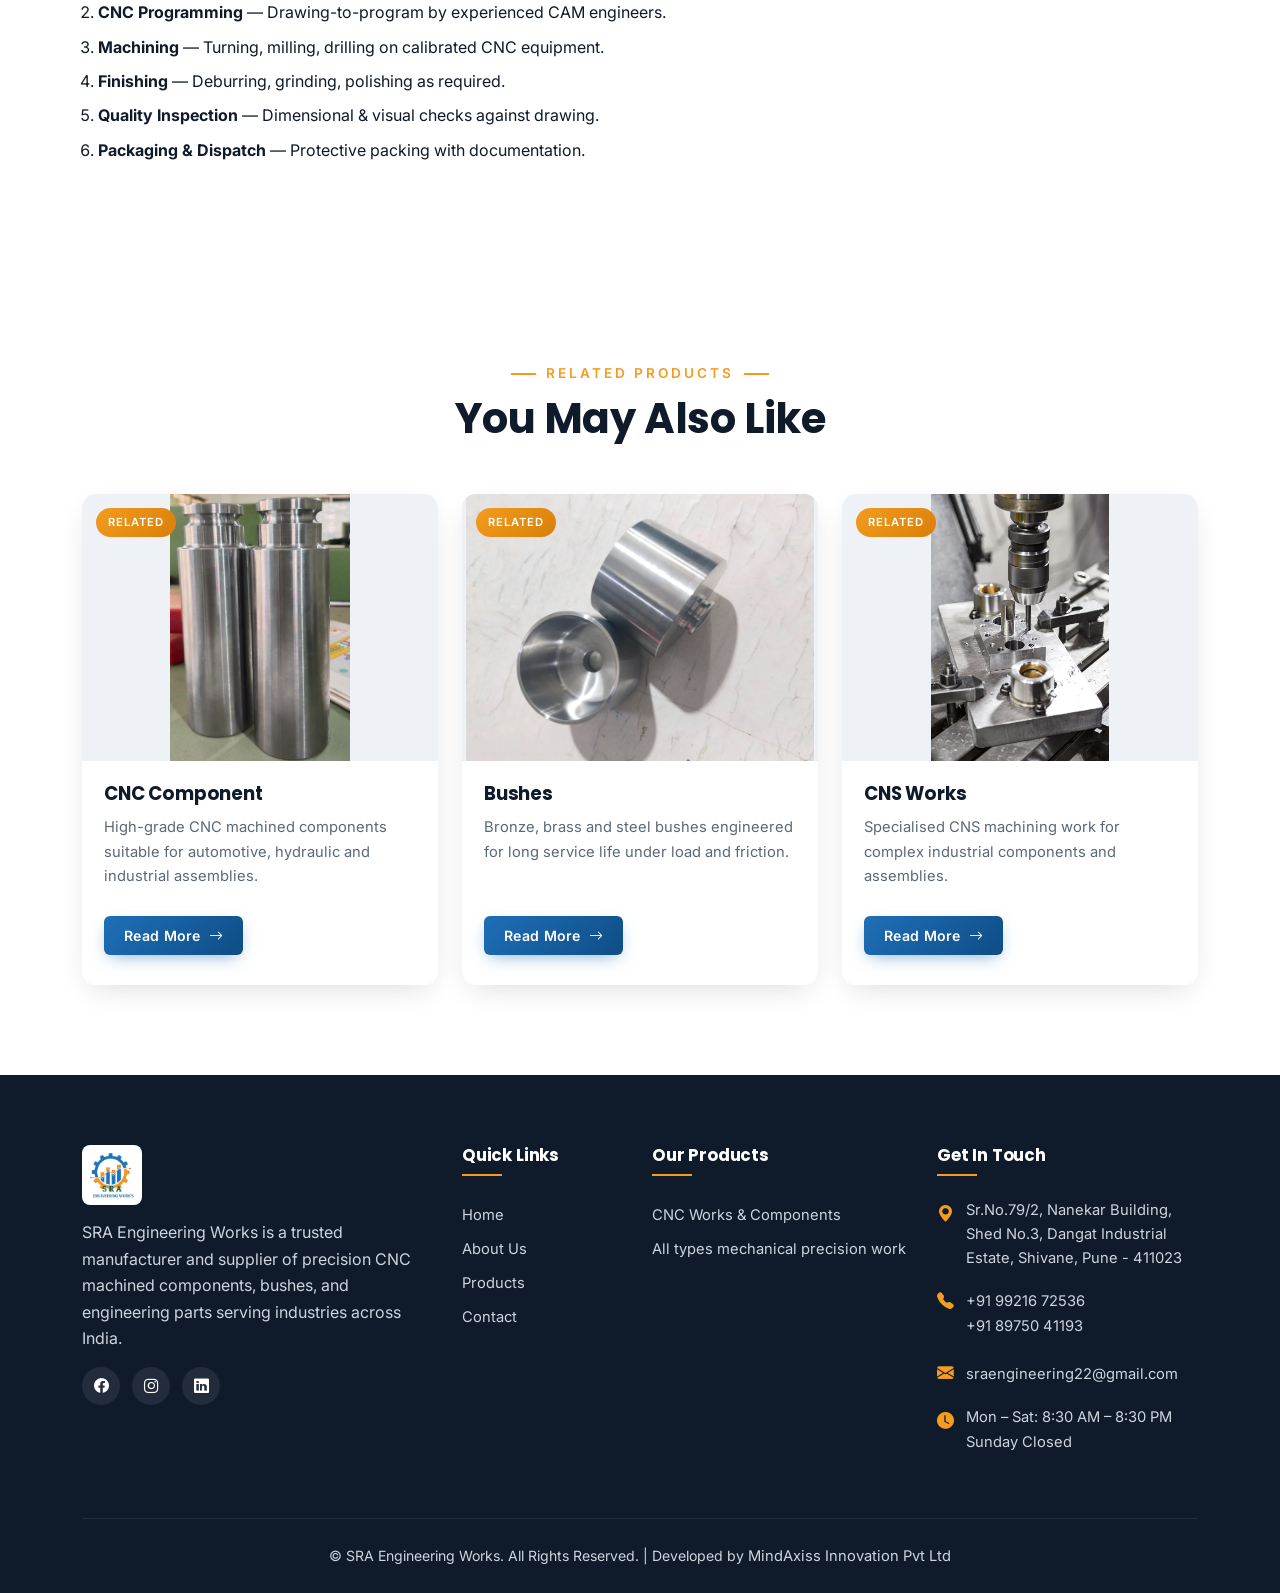
<file: cnc-works.html>
<!DOCTYPE html>
<html lang="en">
<head>
<meta charset="UTF-8">
<meta name="viewport" content="width=device-width, initial-scale=1.0">
<title>CNC Works — SRA Engineering Works</title>
<meta name="description" content="CNC Works manufactured by SRA Engineering Works. Precision CNC turning and milling work executed to customer drawings with tight tolerances. Request a quote today.">
<meta name="keywords" content="CNC machining, CNC components, bushes, precision engineering, SRA Engineering Works, industrial manufacturing, Pune">
<meta name="author" content="SRA Engineering Works">
<meta property="og:title" content="CNC Works — SRA Engineering Works">
<meta property="og:description" content="CNC Works manufactured by SRA Engineering Works. Precision CNC turning and milling work executed to customer drawings with tight tolerances. Request a quote today.">
<meta property="og:type" content="website">
<link rel="icon" type="image/png" href="images/logo.png">
<link rel="apple-touch-icon" href="images/logo.png">
<link href="https://cdn.jsdelivr.net/npm/bootstrap@5.3.3/dist/css/bootstrap.min.css" rel="stylesheet">
<link href="https://cdn.jsdelivr.net/npm/bootstrap-icons@1.11.3/font/bootstrap-icons.css" rel="stylesheet">
<link href="https://fonts.googleapis.com/css2?family=Inter:wght@400;500;600;700&family=Poppins:wght@500;600;700;800&display=swap" rel="stylesheet">
<link rel="stylesheet" href="css/style.css">
</head>
<body data-page="products">
<div id="site-header"></div>

<div class="breadcrumb-bar">
  <div class="container">
    <nav aria-label="breadcrumb">
      <ol class="breadcrumb">
        <li class="breadcrumb-item"><a href="index.html">Home</a></li>
        <li class="breadcrumb-item active" aria-current="page">CNC Works</li>
      </ol>
    </nav>
  </div>
</div>

<section class="page-banner-cnc-works">
  <div class="container text-center">
    <h1>CNC Works</h1>
  </div>
</section>

<section class="section">
  <div class="container">
    <div class="row g-5">
      <div class="col-lg-6 fade-up">
        <div class="split-img"><img src="images/gallery/image-8.jpeg" alt="CNC Works"></div>
      </div>
      <div class="col-lg-6 fade-up">
        <span class="pretitle text-orange fw-semibold text-uppercase" style="letter-spacing:3px;font-size:.85rem">Product Overview</span>
        <h2 class="mt-2 mb-3">CNC Works</h2>
        <p>Precision CNC turning and milling work executed to customer drawings with tight tolerances. Manufactured at our Pune facility, each piece passes through documented inspection before dispatch.</p>
        <p>Available in a range of sizes, materials, and surface finishes — we manufacture strictly to your drawing or sample, with full traceability.</p>
        <ul class="list-unstyled mt-3">
          <li class="mb-2"><i class="bi bi-check-circle-fill text-orange me-2"></i>Made-to-drawing precision manufacturing</li>
          <li class="mb-2"><i class="bi bi-check-circle-fill text-orange me-2"></i>Tight tolerance &amp; superior surface finish</li>
          <li class="mb-2"><i class="bi bi-check-circle-fill text-orange me-2"></i>Material certificates available on request</li>
          <li class="mb-2"><i class="bi bi-check-circle-fill text-orange me-2"></i>Single-piece samples &amp; bulk volumes supported</li>
        </ul>
        <a href="#inquiry" class="btn btn-accent-sra mt-2"><i class="bi bi-send me-1"></i>Inquire Now</a>
        <a href="tel:+919876543210" class="btn btn-outline-blue mt-2 ms-2"><i class="bi bi-telephone me-1"></i>Call</a>
      </div>
    </div>
  </div>
</section>

<section class="section bg-light-grad">
  <div class="container">
    <div class="section-title fade-up"><span class="pretitle">Why It Stands Out</span><h2>Features &amp; Benefits</h2></div>
    <div class="row g-4">
      <div class="col-lg-4 col-md-6 fade-up"><div class="feature-card"><div class="icon-wrap"><i class="bi bi-rulers"></i></div><h4>Dimensional Accuracy</h4><p>Held to tight tolerances using calibrated CNC equipment.</p></div></div><div class="col-lg-4 col-md-6 fade-up"><div class="feature-card"><div class="icon-wrap"><i class="bi bi-shield-check"></i></div><h4>Material Integrity</h4><p>Sourced from verified suppliers with test certificates.</p></div></div><div class="col-lg-4 col-md-6 fade-up"><div class="feature-card"><div class="icon-wrap"><i class="bi bi-droplet"></i></div><h4>Excellent Finish</h4><p>Smooth surface finish suitable for assembly and visual inspection.</p></div></div><div class="col-lg-4 col-md-6 fade-up"><div class="feature-card"><div class="icon-wrap"><i class="bi bi-arrow-repeat"></i></div><h4>Batch Repeatability</h4><p>Consistent results across production batches and reorders.</p></div></div><div class="col-lg-4 col-md-6 fade-up"><div class="feature-card"><div class="icon-wrap"><i class="bi bi-clock-history"></i></div><h4>Reliable Lead Time</h4><p>Production planning aligned to your delivery schedule.</p></div></div><div class="col-lg-4 col-md-6 fade-up"><div class="feature-card"><div class="icon-wrap"><i class="bi bi-cash-coin"></i></div><h4>Value Pricing</h4><p>Competitive cost without compromise on quality.</p></div></div>
    </div>
  </div>
</section>

<section class="section">
  <div class="container">
    <div class="row g-5">
      <div class="col-lg-7 fade-up">
        <h3 class="mb-3">Technical Specifications</h3>
        <div class="table-responsive">
          <table class="table specs-table mb-0">
            <thead><tr><th>Parameter</th><th>Details</th></tr></thead>
            <tbody>
              <tr><td>Product Name</td><td>CNC Works</td></tr>
              <tr><td>Material</td><td>MS, EN-Series Steel, SS, Brass, Bronze (as per requirement)</td></tr>
              <tr><td>Manufacturing Process</td><td>CNC Turning / Milling / Grinding</td></tr>
              <tr><td>Tolerance</td><td>±0.01 mm to ±0.05 mm (drawing dependent)</td></tr>
              <tr><td>Surface Finish</td><td>Ra 0.8 – 3.2 µm</td></tr>
              <tr><td>Size Range</td><td>Customised as per drawing</td></tr>
              <tr><td>Order Quantity</td><td>Sample to bulk production</td></tr>
              <tr><td>Packaging</td><td>Industrial-grade protective packaging</td></tr>
              <tr><td>Delivery</td><td>Pan-India dispatch</td></tr>
            </tbody>
          </table>
        </div>

        <h3 class="mt-5 mb-3">Industrial Applications</h3>
        <div class="row g-3">
          <div class="col-sm-6"><div class="d-flex gap-2 align-items-center"><i class="bi bi-gear-fill text-orange"></i><span>Automotive Assemblies</span></div></div><div class="col-sm-6"><div class="d-flex gap-2 align-items-center"><i class="bi bi-gear-fill text-orange"></i><span>Hydraulic Systems</span></div></div><div class="col-sm-6"><div class="d-flex gap-2 align-items-center"><i class="bi bi-gear-fill text-orange"></i><span>Defence Equipment</span></div></div><div class="col-sm-6"><div class="d-flex gap-2 align-items-center"><i class="bi bi-gear-fill text-orange"></i><span>Industrial Machinery</span></div></div><div class="col-sm-6"><div class="d-flex gap-2 align-items-center"><i class="bi bi-gear-fill text-orange"></i><span>Power Generation</span></div></div><div class="col-sm-6"><div class="d-flex gap-2 align-items-center"><i class="bi bi-gear-fill text-orange"></i><span>General Engineering</span></div></div>
        </div>

        <h3 class="mt-5 mb-3">Manufacturing Process</h3>
        <ol class="ps-3">
          <li class="mb-2"><strong>Material Procurement</strong> — Sourced from approved suppliers with test certificates.</li>
          <li class="mb-2"><strong>CNC Programming</strong> — Drawing-to-program by experienced CAM engineers.</li>
          <li class="mb-2"><strong>Machining</strong> — Turning, milling, drilling on calibrated CNC equipment.</li>
          <li class="mb-2"><strong>Finishing</strong> — Deburring, grinding, polishing as required.</li>
          <li class="mb-2"><strong>Quality Inspection</strong> — Dimensional &amp; visual checks against drawing.</li>
          <li class="mb-2"><strong>Packaging &amp; Dispatch</strong> — Protective packing with documentation.</li>
        </ol>
      </div>
      <div class="col-lg-5 fade-up" id="inquiry">
        <div class="form-card">
          <h4 class="mb-3"><i class="bi bi-envelope-paper-fill text-orange me-1"></i>Send Inquiry</h4>
          <p class="text-secondary small">Share your requirement — we will respond within 24 hours.</p>
          
<form data-inquiry class="row g-3">
  <div class="col-md-6"><label class="form-label">Your Name *</label><input class="form-control" required maxlength="100"></div>
  <div class="col-md-6"><label class="form-label">Email *</label><input type="email" class="form-control" required maxlength="120"></div>
  <div class="col-md-6"><label class="form-label">Phone *</label><input type="tel" class="form-control" required maxlength="20"></div>
  <div class="col-md-6"><label class="form-label">Company</label><input class="form-control" maxlength="100"></div>
  <div class="col-12"><label class="form-label">Product Interest</label><input class="form-control" value="CNC Works" maxlength="120"></div>
  <div class="col-12"><label class="form-label">Message *</label><textarea class="form-control" rows="4" required maxlength="800"></textarea></div>
  <div class="col-12"><button type="submit" class="btn btn-accent-sra px-4"><i class="bi bi-send me-1"></i>Submit Inquiry</button></div>
</form>
        </div>
      </div>
    </div>
  </div>
</section>

<!-- <section class="section bg-light-grad">
  <div class="container">
    <div class="section-title fade-up"><span class="pretitle">Image Gallery</span><h2>Product Visuals</h2></div>
    <div class="row g-3">
      <div class="col-md-3 col-6 fade-up"><div class="gallery-img"><img src="images/gallery/image-8.jpeg" alt="Gallery" loading="lazy"></div></div>
      <div class="col-md-3 col-6 fade-up"><div class="gallery-img"><img src="images/prod-cnc-component.jpg" alt="Gallery" loading="lazy"></div></div>
      <div class="col-md-3 col-6 fade-up"><div class="gallery-img"><img src="images/prod-cnc-works.jpg" alt="Gallery" loading="lazy"></div></div>
      <div class="col-md-3 col-6 fade-up"><div class="gallery-img"><img src="images/prod-bushes.jpg" alt="Gallery" loading="lazy"></div></div>
    </div>
  </div>
</section> -->

<section class="section">
  <div class="container">
    <div class="section-title fade-up"><span class="pretitle">Related Products</span><h2>You May Also Like</h2></div>
    <div class="row g-4">
      
      <div class="col-lg-4 col-md-6 fade-up">
        <div class="product-card">
          <div class="img-wrap"><span class="badge-cat">Related</span><img src="images/gallery/image-16.jpeg" alt="CNC Component" loading="lazy"></div>
          <div class="body"><h4>CNC Component</h4><p>High-grade CNC machined components suitable for automotive, hydraulic and industrial assemblies.</p><a href="cnc-component.html" class="btn btn-primary-sra">Read More <i class="bi bi-arrow-right ms-1"></i></a></div>
        </div>
      </div>
      <div class="col-lg-4 col-md-6 fade-up">
        <div class="product-card">
          <div class="img-wrap"><span class="badge-cat">Related</span><img src="images/gallery/image-3.jpeg" alt="Bushes" loading="lazy"></div>
          <div class="body"><h4>Bushes</h4><p>Bronze, brass and steel bushes engineered for long service life under load and friction.</p><a href="bushes.html" class="btn btn-primary-sra">Read More <i class="bi bi-arrow-right ms-1"></i></a></div>
        </div>
      </div>
      <div class="col-lg-4 col-md-6 fade-up">
        <div class="product-card">
          <div class="img-wrap"><span class="badge-cat">Related</span><img src="images/cns-works.jfif" alt="CNS Works" loading="lazy"></div>
          <div class="body"><h4>CNS Works</h4><p>Specialised CNS machining work for complex industrial components and assemblies.</p><a href="cns-works.html" class="btn btn-primary-sra">Read More <i class="bi bi-arrow-right ms-1"></i></a></div>
        </div>
      </div>
    </div>
  </div>
</section>

<div id="site-footer"></div>
<script src="https://cdn.jsdelivr.net/npm/bootstrap@5.3.3/dist/js/bootstrap.bundle.min.js"></script>
<script src="js/main.js"></script>
</body>
</html>
</file>
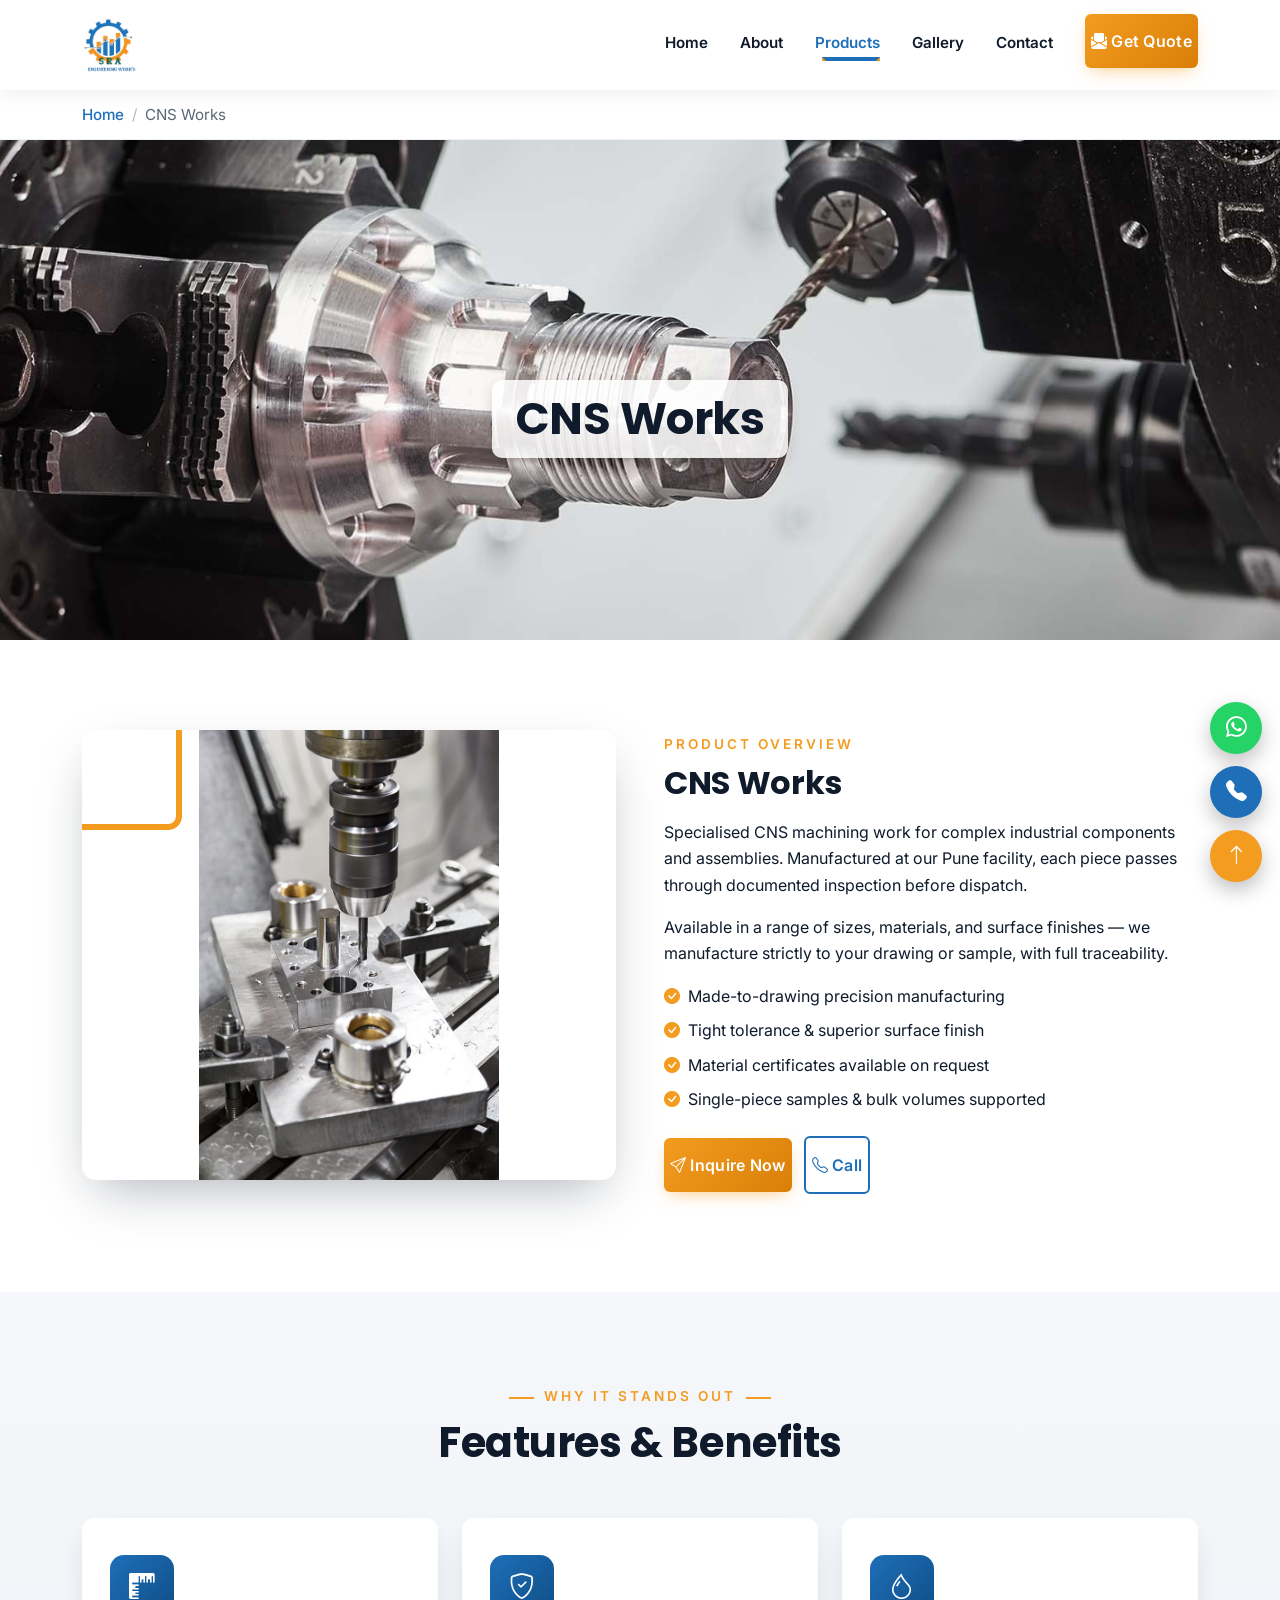
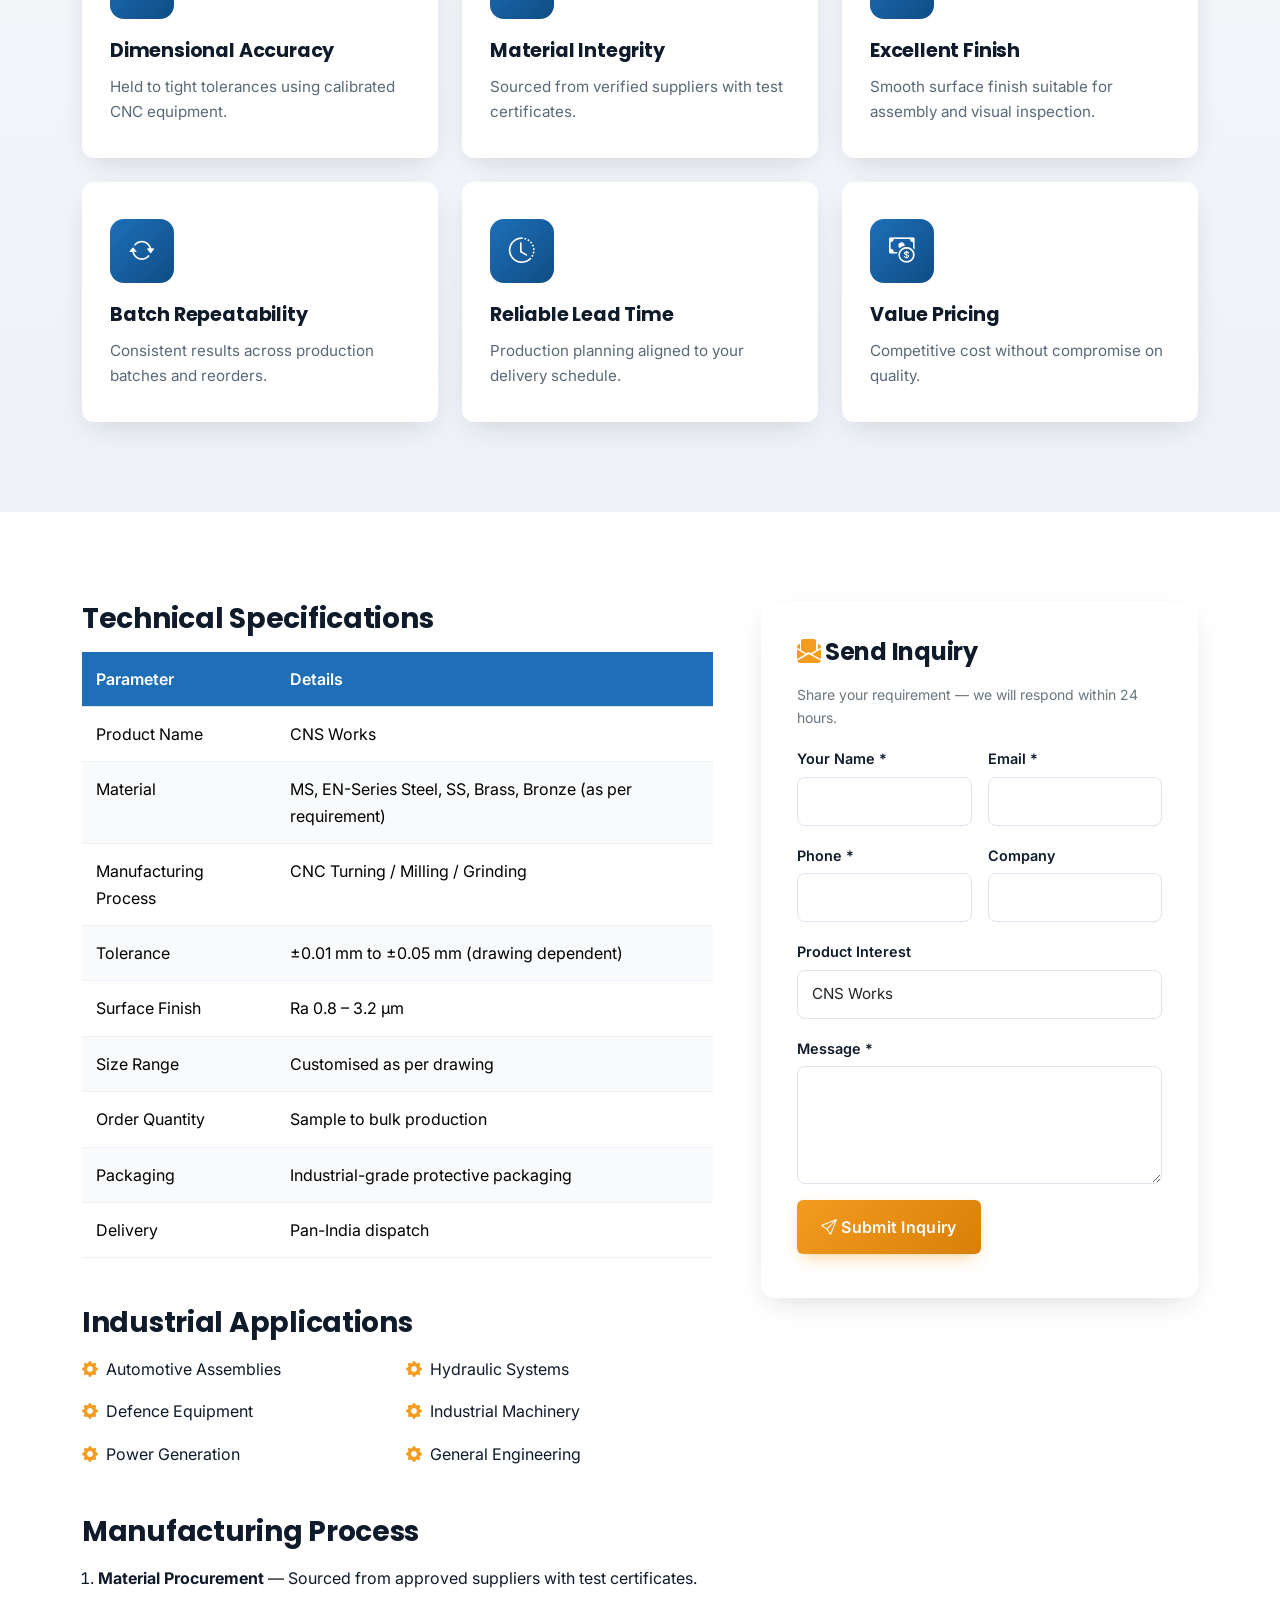
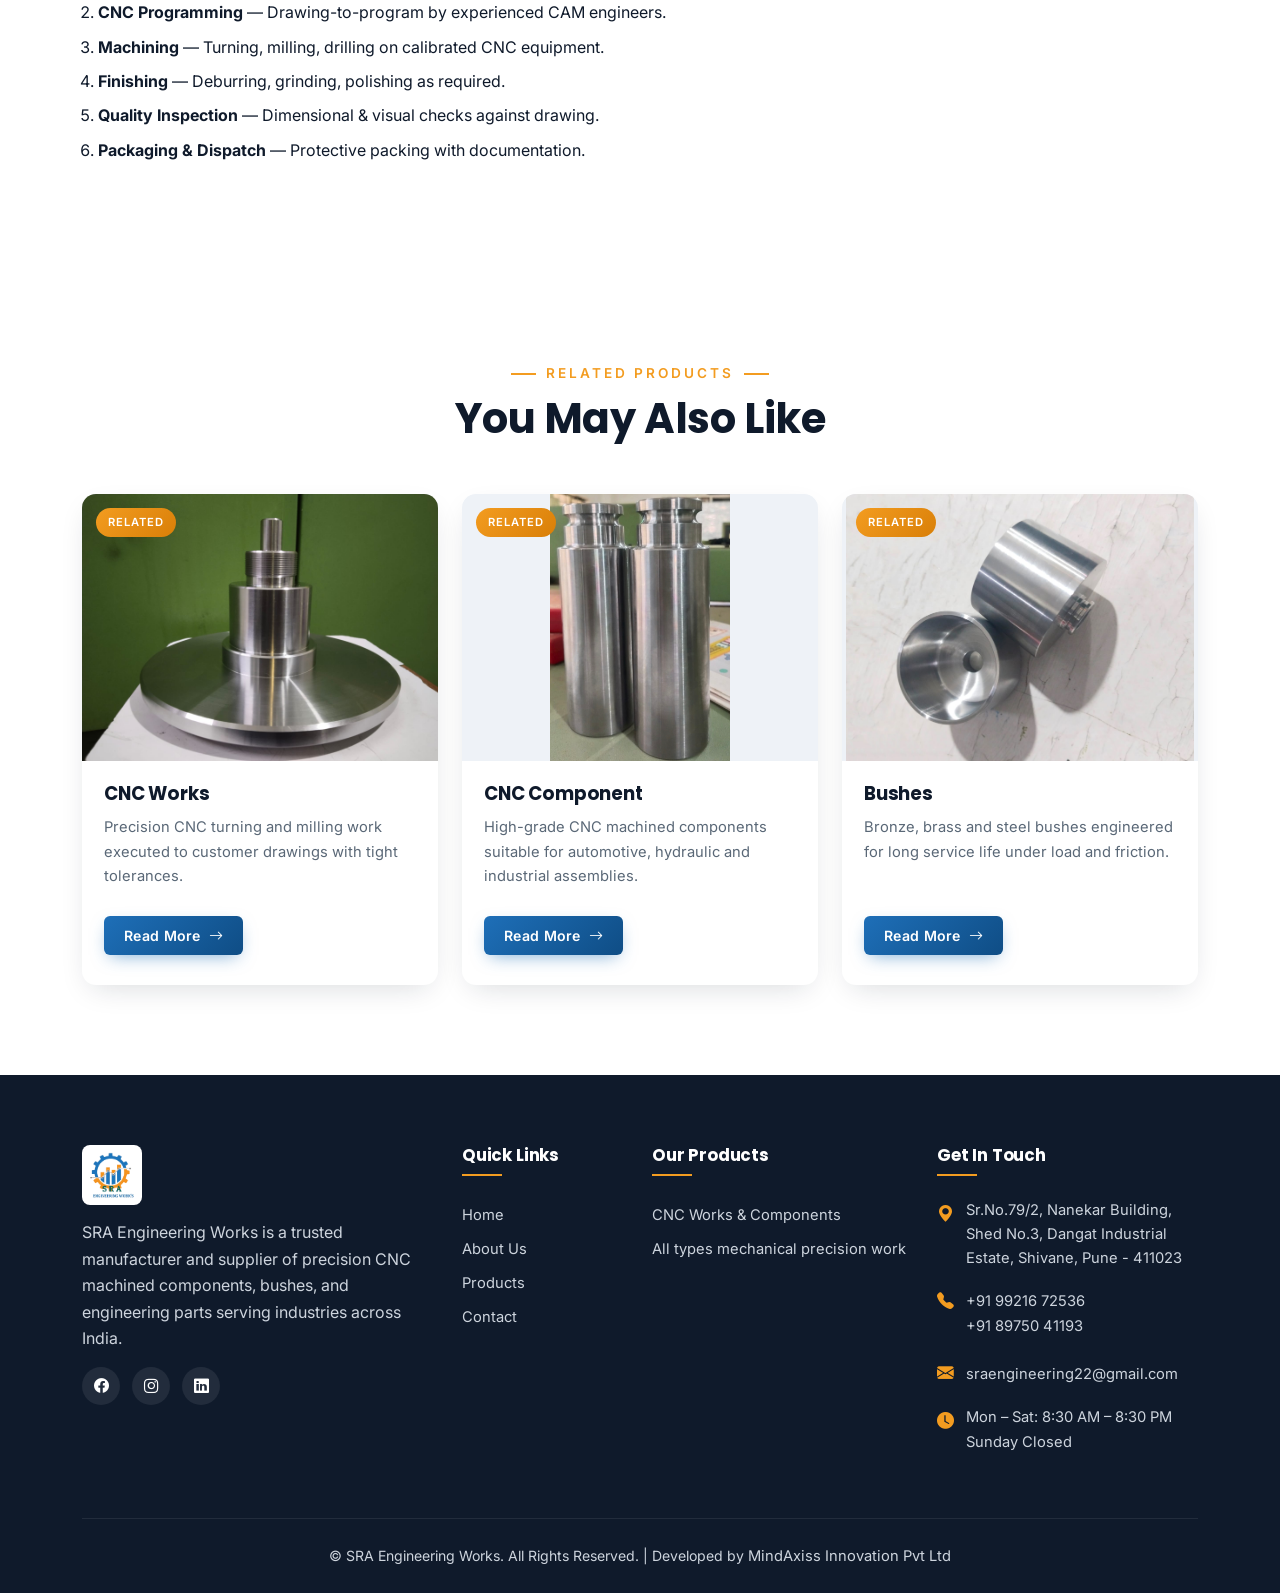
<file: cns-works.html>
<!DOCTYPE html>
<html lang="en">
<head>
<meta charset="UTF-8">
<meta name="viewport" content="width=device-width, initial-scale=1.0">
<title>CNS Works — SRA Engineering Works</title>
<meta name="description" content="CNS Works manufactured by SRA Engineering Works. Specialised CNS machining work for complex industrial components and assemblies. Request a quote today.">
<meta name="keywords" content="CNC machining, CNC components, bushes, precision engineering, SRA Engineering Works, industrial manufacturing, Pune">
<meta name="author" content="SRA Engineering Works">
<meta property="og:title" content="CNS Works — SRA Engineering Works">
<meta property="og:description" content="CNS Works manufactured by SRA Engineering Works. Specialised CNS machining work for complex industrial components and assemblies. Request a quote today.">
<meta property="og:type" content="website">
<link rel="icon" type="image/png" href="images/logo.png">
<link rel="apple-touch-icon" href="images/logo.png">
<link href="https://cdn.jsdelivr.net/npm/bootstrap@5.3.3/dist/css/bootstrap.min.css" rel="stylesheet">
<link href="https://cdn.jsdelivr.net/npm/bootstrap-icons@1.11.3/font/bootstrap-icons.css" rel="stylesheet">
<link href="https://fonts.googleapis.com/css2?family=Inter:wght@400;500;600;700&family=Poppins:wght@500;600;700;800&display=swap" rel="stylesheet">
<link rel="stylesheet" href="css/style.css">
</head>
<body data-page="products">
<div id="site-header"></div>

<div class="breadcrumb-bar">
  <div class="container">
    <nav aria-label="breadcrumb">
      <ol class="breadcrumb">
        <li class="breadcrumb-item"><a href="index.html">Home</a></li>
        <li class="breadcrumb-item active" aria-current="page">CNS Works</li>
      </ol>
    </nav>
  </div>
</div>

<section class="page-banner-cns-works">
  <div class="container text-center">
    <h1>CNS Works</h1>
  </div>
</section>

<section class="section">
  <div class="container">
    <div class="row g-5">
      <div class="col-lg-6 fade-up">
        <div class="split-img"><img src="images/cns-works.jfif" alt="CNS Works"></div>
      </div>
      <div class="col-lg-6 fade-up">
        <span class="pretitle text-orange fw-semibold text-uppercase" style="letter-spacing:3px;font-size:.85rem">Product Overview</span>
        <h2 class="mt-2 mb-3">CNS Works</h2>
        <p>Specialised CNS machining work for complex industrial components and assemblies. Manufactured at our Pune facility, each piece passes through documented inspection before dispatch.</p>
        <p>Available in a range of sizes, materials, and surface finishes — we manufacture strictly to your drawing or sample, with full traceability.</p>
        <ul class="list-unstyled mt-3">
          <li class="mb-2"><i class="bi bi-check-circle-fill text-orange me-2"></i>Made-to-drawing precision manufacturing</li>
          <li class="mb-2"><i class="bi bi-check-circle-fill text-orange me-2"></i>Tight tolerance &amp; superior surface finish</li>
          <li class="mb-2"><i class="bi bi-check-circle-fill text-orange me-2"></i>Material certificates available on request</li>
          <li class="mb-2"><i class="bi bi-check-circle-fill text-orange me-2"></i>Single-piece samples &amp; bulk volumes supported</li>
        </ul>
        <a href="#inquiry" class="btn btn-accent-sra mt-2"><i class="bi bi-send me-1"></i>Inquire Now</a>
        <a href="tel:+919876543210" class="btn btn-outline-blue mt-2 ms-2"><i class="bi bi-telephone me-1"></i>Call</a>
      </div>
    </div>
  </div>
</section>

<section class="section bg-light-grad">
  <div class="container">
    <div class="section-title fade-up"><span class="pretitle">Why It Stands Out</span><h2>Features &amp; Benefits</h2></div>
    <div class="row g-4">
      <div class="col-lg-4 col-md-6 fade-up"><div class="feature-card"><div class="icon-wrap"><i class="bi bi-rulers"></i></div><h4>Dimensional Accuracy</h4><p>Held to tight tolerances using calibrated CNC equipment.</p></div></div><div class="col-lg-4 col-md-6 fade-up"><div class="feature-card"><div class="icon-wrap"><i class="bi bi-shield-check"></i></div><h4>Material Integrity</h4><p>Sourced from verified suppliers with test certificates.</p></div></div><div class="col-lg-4 col-md-6 fade-up"><div class="feature-card"><div class="icon-wrap"><i class="bi bi-droplet"></i></div><h4>Excellent Finish</h4><p>Smooth surface finish suitable for assembly and visual inspection.</p></div></div><div class="col-lg-4 col-md-6 fade-up"><div class="feature-card"><div class="icon-wrap"><i class="bi bi-arrow-repeat"></i></div><h4>Batch Repeatability</h4><p>Consistent results across production batches and reorders.</p></div></div><div class="col-lg-4 col-md-6 fade-up"><div class="feature-card"><div class="icon-wrap"><i class="bi bi-clock-history"></i></div><h4>Reliable Lead Time</h4><p>Production planning aligned to your delivery schedule.</p></div></div><div class="col-lg-4 col-md-6 fade-up"><div class="feature-card"><div class="icon-wrap"><i class="bi bi-cash-coin"></i></div><h4>Value Pricing</h4><p>Competitive cost without compromise on quality.</p></div></div>
    </div>
  </div>
</section>

<section class="section">
  <div class="container">
    <div class="row g-5">
      <div class="col-lg-7 fade-up">
        <h3 class="mb-3">Technical Specifications</h3>
        <div class="table-responsive">
          <table class="table specs-table mb-0">
            <thead><tr><th>Parameter</th><th>Details</th></tr></thead>
            <tbody>
              <tr><td>Product Name</td><td>CNS Works</td></tr>
              <tr><td>Material</td><td>MS, EN-Series Steel, SS, Brass, Bronze (as per requirement)</td></tr>
              <tr><td>Manufacturing Process</td><td>CNC Turning / Milling / Grinding</td></tr>
              <tr><td>Tolerance</td><td>±0.01 mm to ±0.05 mm (drawing dependent)</td></tr>
              <tr><td>Surface Finish</td><td>Ra 0.8 – 3.2 µm</td></tr>
              <tr><td>Size Range</td><td>Customised as per drawing</td></tr>
              <tr><td>Order Quantity</td><td>Sample to bulk production</td></tr>
              <tr><td>Packaging</td><td>Industrial-grade protective packaging</td></tr>
              <tr><td>Delivery</td><td>Pan-India dispatch</td></tr>
            </tbody>
          </table>
        </div>

        <h3 class="mt-5 mb-3">Industrial Applications</h3>
        <div class="row g-3">
          <div class="col-sm-6"><div class="d-flex gap-2 align-items-center"><i class="bi bi-gear-fill text-orange"></i><span>Automotive Assemblies</span></div></div><div class="col-sm-6"><div class="d-flex gap-2 align-items-center"><i class="bi bi-gear-fill text-orange"></i><span>Hydraulic Systems</span></div></div><div class="col-sm-6"><div class="d-flex gap-2 align-items-center"><i class="bi bi-gear-fill text-orange"></i><span>Defence Equipment</span></div></div><div class="col-sm-6"><div class="d-flex gap-2 align-items-center"><i class="bi bi-gear-fill text-orange"></i><span>Industrial Machinery</span></div></div><div class="col-sm-6"><div class="d-flex gap-2 align-items-center"><i class="bi bi-gear-fill text-orange"></i><span>Power Generation</span></div></div><div class="col-sm-6"><div class="d-flex gap-2 align-items-center"><i class="bi bi-gear-fill text-orange"></i><span>General Engineering</span></div></div>
        </div>

        <h3 class="mt-5 mb-3">Manufacturing Process</h3>
        <ol class="ps-3">
          <li class="mb-2"><strong>Material Procurement</strong> — Sourced from approved suppliers with test certificates.</li>
          <li class="mb-2"><strong>CNC Programming</strong> — Drawing-to-program by experienced CAM engineers.</li>
          <li class="mb-2"><strong>Machining</strong> — Turning, milling, drilling on calibrated CNC equipment.</li>
          <li class="mb-2"><strong>Finishing</strong> — Deburring, grinding, polishing as required.</li>
          <li class="mb-2"><strong>Quality Inspection</strong> — Dimensional &amp; visual checks against drawing.</li>
          <li class="mb-2"><strong>Packaging &amp; Dispatch</strong> — Protective packing with documentation.</li>
        </ol>
      </div>
      <div class="col-lg-5 fade-up" id="inquiry">
        <div class="form-card">
          <h4 class="mb-3"><i class="bi bi-envelope-paper-fill text-orange me-1"></i>Send Inquiry</h4>
          <p class="text-secondary small">Share your requirement — we will respond within 24 hours.</p>
          
<form data-inquiry class="row g-3">
  <div class="col-md-6"><label class="form-label">Your Name *</label><input class="form-control" required maxlength="100"></div>
  <div class="col-md-6"><label class="form-label">Email *</label><input type="email" class="form-control" required maxlength="120"></div>
  <div class="col-md-6"><label class="form-label">Phone *</label><input type="tel" class="form-control" required maxlength="20"></div>
  <div class="col-md-6"><label class="form-label">Company</label><input class="form-control" maxlength="100"></div>
  <div class="col-12"><label class="form-label">Product Interest</label><input class="form-control" value="CNS Works" maxlength="120"></div>
  <div class="col-12"><label class="form-label">Message *</label><textarea class="form-control" rows="4" required maxlength="800"></textarea></div>
  <div class="col-12"><button type="submit" class="btn btn-accent-sra px-4"><i class="bi bi-send me-1"></i>Submit Inquiry</button></div>
</form>
        </div>
      </div>
    </div>
  </div>
</section>

<!-- <section class="section bg-light-grad">
  <div class="container">
    <div class="section-title fade-up"><span class="pretitle">Image Gallery</span><h2>Product Visuals</h2></div>
    <div class="row g-3">
      <div class="col-md-3 col-6 fade-up"><div class="gallery-img"><img src="images/prod-cns-works.jpg" alt="Gallery" loading="lazy"></div></div><div class="col-md-3 col-6 fade-up"><div class="gallery-img"><img src="images/prod-cnc-component.jpg" alt="Gallery" loading="lazy"></div></div><div class="col-md-3 col-6 fade-up"><div class="gallery-img"><img src="images/prod-cnc-works.jpg" alt="Gallery" loading="lazy"></div></div><div class="col-md-3 col-6 fade-up"><div class="gallery-img"><img src="images/prod-bushes.jpg" alt="Gallery" loading="lazy"></div></div>
    </div>
  </div>
</section> -->

<section class="section">
  <div class="container">
    <div class="section-title fade-up"><span class="pretitle">Related Products</span><h2>You May Also Like</h2></div>
    <div class="row g-4">
      
      <div class="col-lg-4 col-md-6 fade-up">
        <div class="product-card">
          <div class="img-wrap"><span class="badge-cat">Related</span><img src="images/gallery/image-8.jpeg" alt="CNC Works" loading="lazy"></div>
          <div class="body"><h4>CNC Works</h4><p>Precision CNC turning and milling work executed to customer drawings with tight tolerances.</p><a href="cnc-works.html" class="btn btn-primary-sra">Read More <i class="bi bi-arrow-right ms-1"></i></a></div>
        </div>
      </div>
      <div class="col-lg-4 col-md-6 fade-up">
        <div class="product-card">
          <div class="img-wrap"><span class="badge-cat">Related</span><img src="images/gallery/image-16.jpeg" alt="CNC Component" loading="lazy"></div>
          <div class="body"><h4>CNC Component</h4><p>High-grade CNC machined components suitable for automotive, hydraulic and industrial assemblies.</p><a href="cnc-component.html" class="btn btn-primary-sra">Read More <i class="bi bi-arrow-right ms-1"></i></a></div>
        </div>
      </div>
      <div class="col-lg-4 col-md-6 fade-up">
        <div class="product-card">
          <div class="img-wrap"><span class="badge-cat">Related</span><img src="images/gallery/image-3.jpeg" alt="Bushes" loading="lazy"></div>
          <div class="body"><h4>Bushes</h4><p>Bronze, brass and steel bushes engineered for long service life under load and friction.</p><a href="bushes.html" class="btn btn-primary-sra">Read More <i class="bi bi-arrow-right ms-1"></i></a></div>
        </div>
      </div>
    </div>
  </div>
</section>

<div id="site-footer"></div>
<script src="https://cdn.jsdelivr.net/npm/bootstrap@5.3.3/dist/js/bootstrap.bundle.min.js"></script>
<script src="js/main.js"></script>
</body>
</html>
</file>
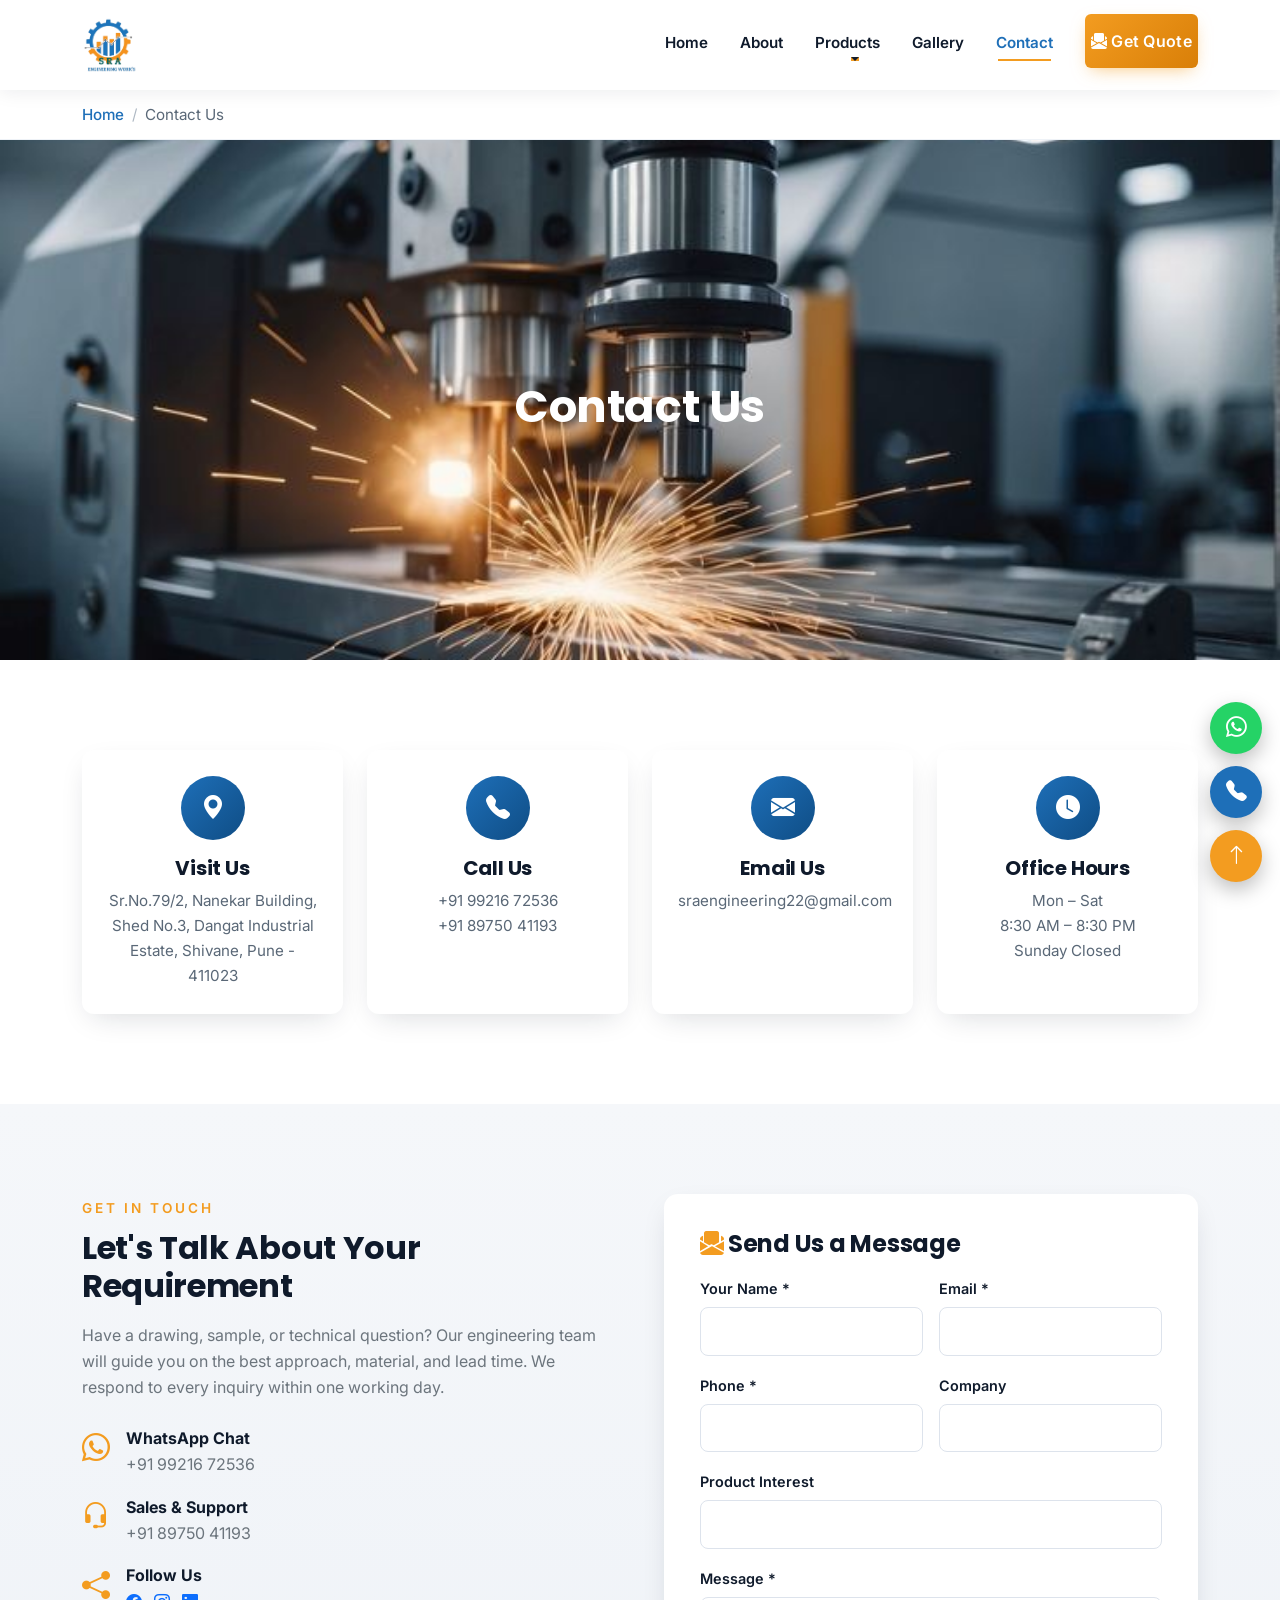
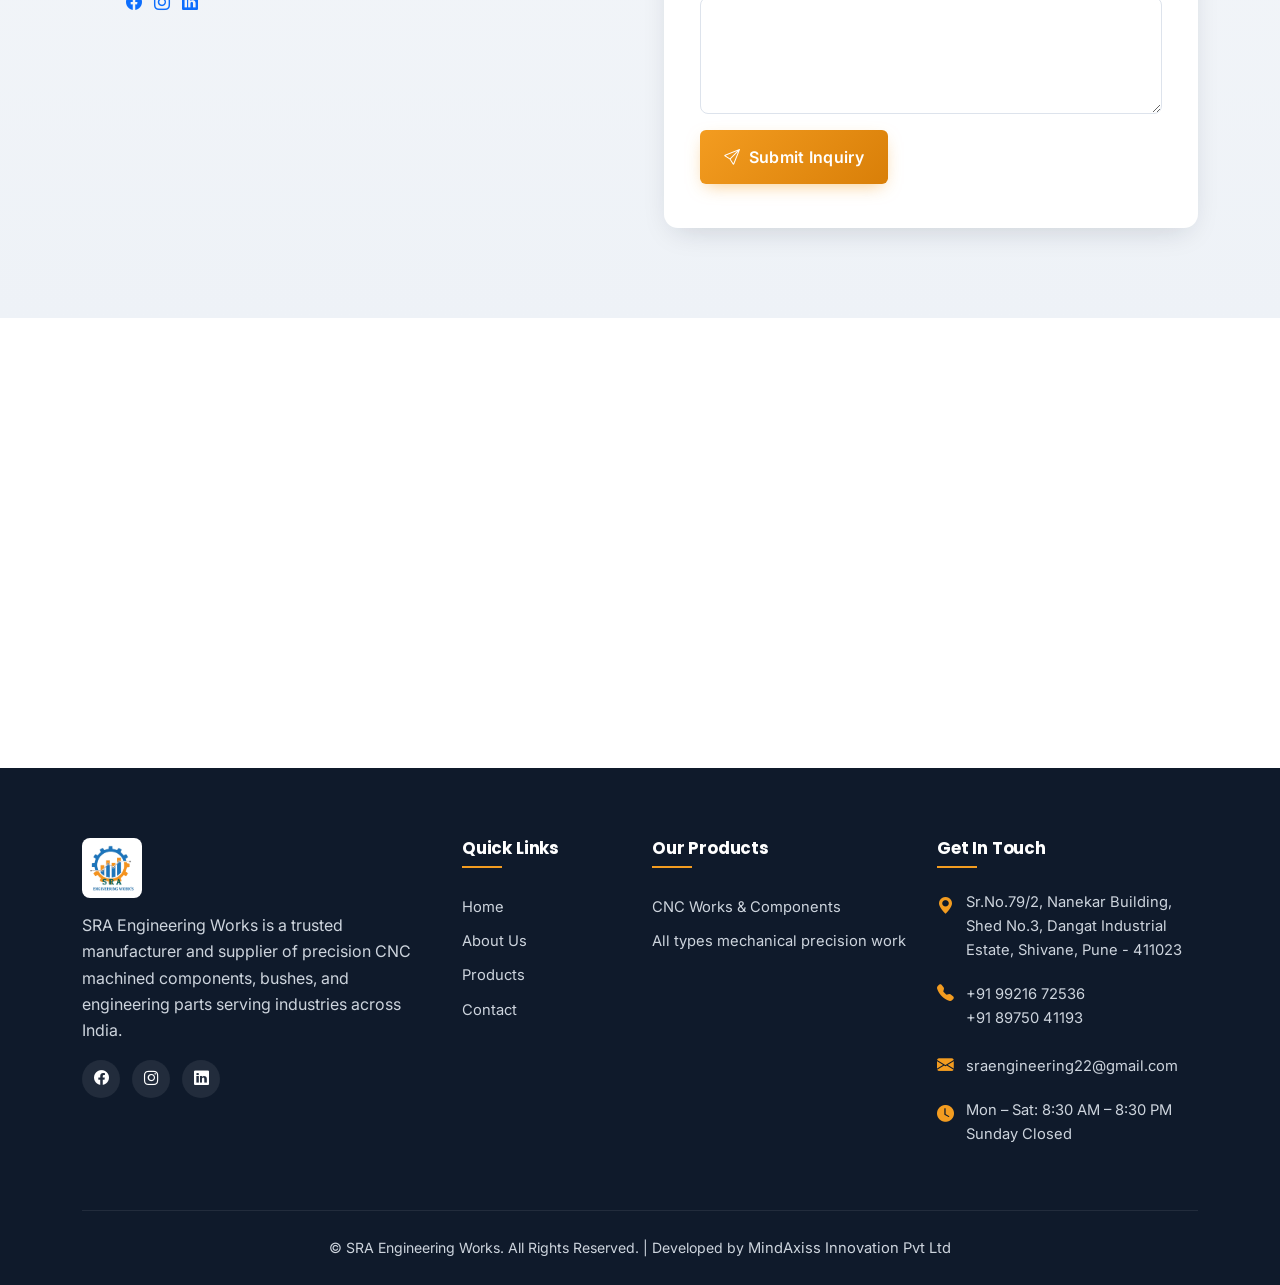
<file: contact.html>
<!DOCTYPE html>
<html lang="en">
<head>
<meta charset="UTF-8">
<meta name="viewport" content="width=device-width, initial-scale=1.0">
<title>Contact Us — SRA Engineering Works</title>
<meta name="description" content="Get in touch with SRA Engineering Works. Visit our facility in Pune, call, WhatsApp, or send your engineering inquiry online.">
<meta name="keywords" content="CNC machining, CNC components, bushes, precision engineering, SRA Engineering Works, industrial manufacturing, Pune">
<meta name="author" content="SRA Engineering Works">
<meta property="og:title" content="Contact Us — SRA Engineering Works">
<meta property="og:description" content="Get in touch with SRA Engineering Works. Visit our facility in Pune, call, WhatsApp, or send your engineering inquiry online.">
<meta property="og:type" content="website">
<link rel="icon" type="image/png" href="images/logo.png">
<link rel="apple-touch-icon" href="images/logo.png">
<link href="https://cdn.jsdelivr.net/npm/bootstrap@5.3.3/dist/css/bootstrap.min.css" rel="stylesheet">
<link href="https://cdn.jsdelivr.net/npm/bootstrap-icons@1.11.3/font/bootstrap-icons.css" rel="stylesheet">
<link href="https://fonts.googleapis.com/css2?family=Inter:wght@400;500;600;700&family=Poppins:wght@500;600;700;800&display=swap" rel="stylesheet">
<link rel="stylesheet" href="css/style.css">
</head>
<body data-page="contact">
<div id="site-header"></div>

<div class="breadcrumb-bar">
  <div class="container">
    <nav aria-label="breadcrumb">
      <ol class="breadcrumb">
        <li class="breadcrumb-item"><a href="index.html">Home</a></li>
        <li class="breadcrumb-item active" aria-current="page">Contact Us</li>
      </ol>
    </nav>
  </div>
</div>

<section class="page-banner-contact">
  <div class="container text-center">
    <h1>Contact Us</h1>
  </div>
</section>

<section class="section">
  <div class="container">
    <div class="row g-4">
      <div class="col-lg-3 col-md-6 fade-up"><div class="contact-info-card"><div class="icon"><i class="bi bi-geo-alt-fill"></i></div><h5>Visit Us</h5><p>Sr.No.79/2, Nanekar Building, Shed No.3, Dangat Industrial Estate, Shivane, Pune - 411023</p></div></div>
      <div class="col-lg-3 col-md-6 fade-up"><div class="contact-info-card"><div class="icon"><i class="bi bi-telephone-fill"></i></div><h5>Call Us</h5><p><a href="tel:+919921672536">+91 99216 72536</a><br><a href="tel:+918975041193">+91 89750 41193</a></p></div></div>
      <div class="col-lg-3 col-md-6 fade-up"><div class="contact-info-card"><div class="icon"><i class="bi bi-envelope-fill"></i></div><h5>Email Us</h5><p><a href="mailto:sraengineering22@gmail.com">sraengineering22@gmail.com</a></p></div></div>
      <div class="col-lg-3 col-md-6 fade-up"><div class="contact-info-card"><div class="icon"><i class="bi bi-clock-fill"></i></div><h5>Office Hours</h5><p>Mon – Sat<br>8:30 AM – 8:30 PM <br> Sunday Closed</p></div></div>
    </div>
  </div>
</section>

<section class="section bg-light-grad">
  <div class="container">
    <div class="row g-5">
      <div class="col-lg-6 fade-up">
        <span class="pretitle text-orange fw-semibold text-uppercase" style="letter-spacing:3px;font-size:.85rem">Get In Touch</span>
        <h2 class="mt-2 mb-3">Let's Talk About Your Requirement</h2>
        <p class="text-secondary">Have a drawing, sample, or technical question? Our engineering team will guide you on the best approach, material, and lead time. We respond to every inquiry within one working day.</p>
        <div class="mt-4">
          <div class="d-flex gap-3 mb-3"><i class="bi bi-whatsapp text-orange fs-3"></i><div><strong class="d-block">WhatsApp Chat</strong><a href="https://wa.me/919921672536" class="text-secondary">+91 99216 72536</a></div></div>
          <div class="d-flex gap-3 mb-3"><i class="bi bi-headset text-orange fs-3"></i><div><strong class="d-block">Sales &amp; Support</strong><a href="tel:+918975041193" class="text-secondary">+91 89750 41193</a></div></div>
          <div class="d-flex gap-3"><i class="bi bi-share-fill text-orange fs-3"></i><div><strong class="d-block">Follow Us</strong>
            <a href="#" class="me-2"><i class="bi bi-facebook"></i></a>
            <a href="#" class="me-2"><i class="bi bi-instagram"></i></a>
            <a href="#" class="me-2"><i class="bi bi-linkedin"></i></a>
          </div></div>
        </div>
      </div>
      <div class="col-lg-6 fade-up">
        <div class="form-card">
          <h4 class="mb-3"><i class="bi bi-envelope-paper-fill text-orange me-1"></i>Send Us a Message</h4>
          
<form data-inquiry class="row g-3">
  <div class="col-md-6">
    <label class="form-label">Your Name *</label>
    <input type="text" name="name" class="form-control" required maxlength="100">
  </div>
  <div class="col-md-6">
    <label class="form-label">Email *</label>
    <input type="email" name="email" class="form-control" required pattern="[a-z0-9._%+\-]+@[a-z0-9.\-]+\.[a-z]{2,}$" title="Please enter a valid email address" maxlength="120">
  </div>
  <div class="col-md-6">
    <label class="form-label">Phone *</label>
    <input type="tel" name="phone" class="form-control" required pattern="[0-9]{10}" maxlength="10" title="Please enter exactly 10 digits">
  </div>
  <div class="col-md-6">
    <label class="form-label">Company</label>
    <input type="text" name="company" class="form-control" maxlength="100">
  </div>
  <div class="col-12">
    <label class="form-label">Product Interest</label>
    <input type="text" name="product" class="form-control" maxlength="120">
  </div>
  <div class="col-12">
    <label class="form-label">Message *</label>
    <textarea name="message" class="form-control" rows="4" required maxlength="800"></textarea>
  </div>
  <div class="col-12">
    <button type="submit" class="btn btn-accent-sra px-4">
        <i class="bi bi-send me-1"></i>
        Submit Inquiry
    </button>
  </div>
</form>
        </div>
      </div>
    </div>
  </div>
</section>

<section class="map-wrap">
  <iframe src="https://www.google.com/maps/embed?pb=!1m14!1m8!1m3!1d3784.326123430841!2d73.79359066!3d18.46888129!3m2!1i1024!2i768!4f13.1!3m3!1m2!1s0x3bc29582bb27bba5%3A0xe68908f7f40c4a2c!2sSRA%20ENGINEERING%20WORKS!5e0!3m2!1sen!2sin!4v1780404304992!5m2!1sen!2sin" loading="lazy" allowfullscreen referrerpolicy="no-referrer-when-downgrade" title="SRA Engineering Works Location"></iframe>
</section>

<div id="site-footer"></div>
<script src="https://cdn.jsdelivr.net/npm/bootstrap@5.3.3/dist/js/bootstrap.bundle.min.js"></script>
<script src="js/main.js"></script>
</body>
</html>
</file>
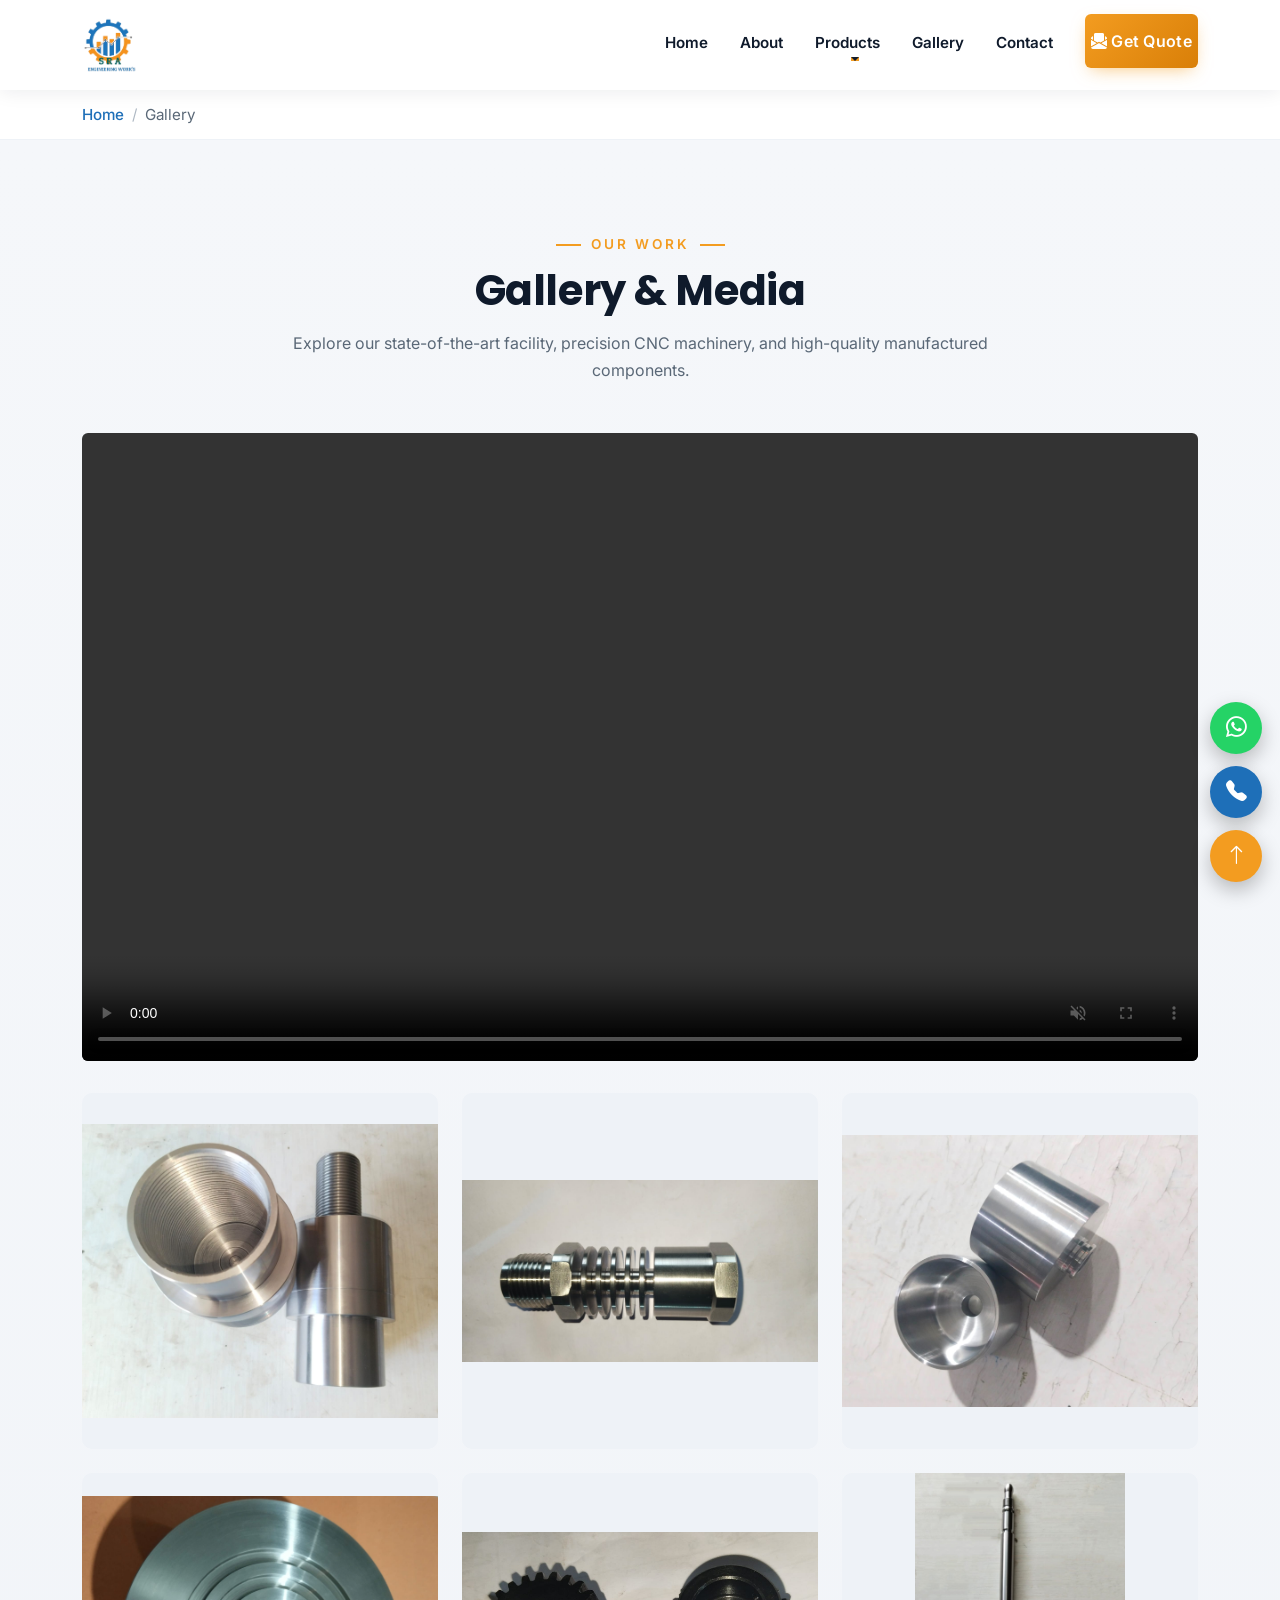
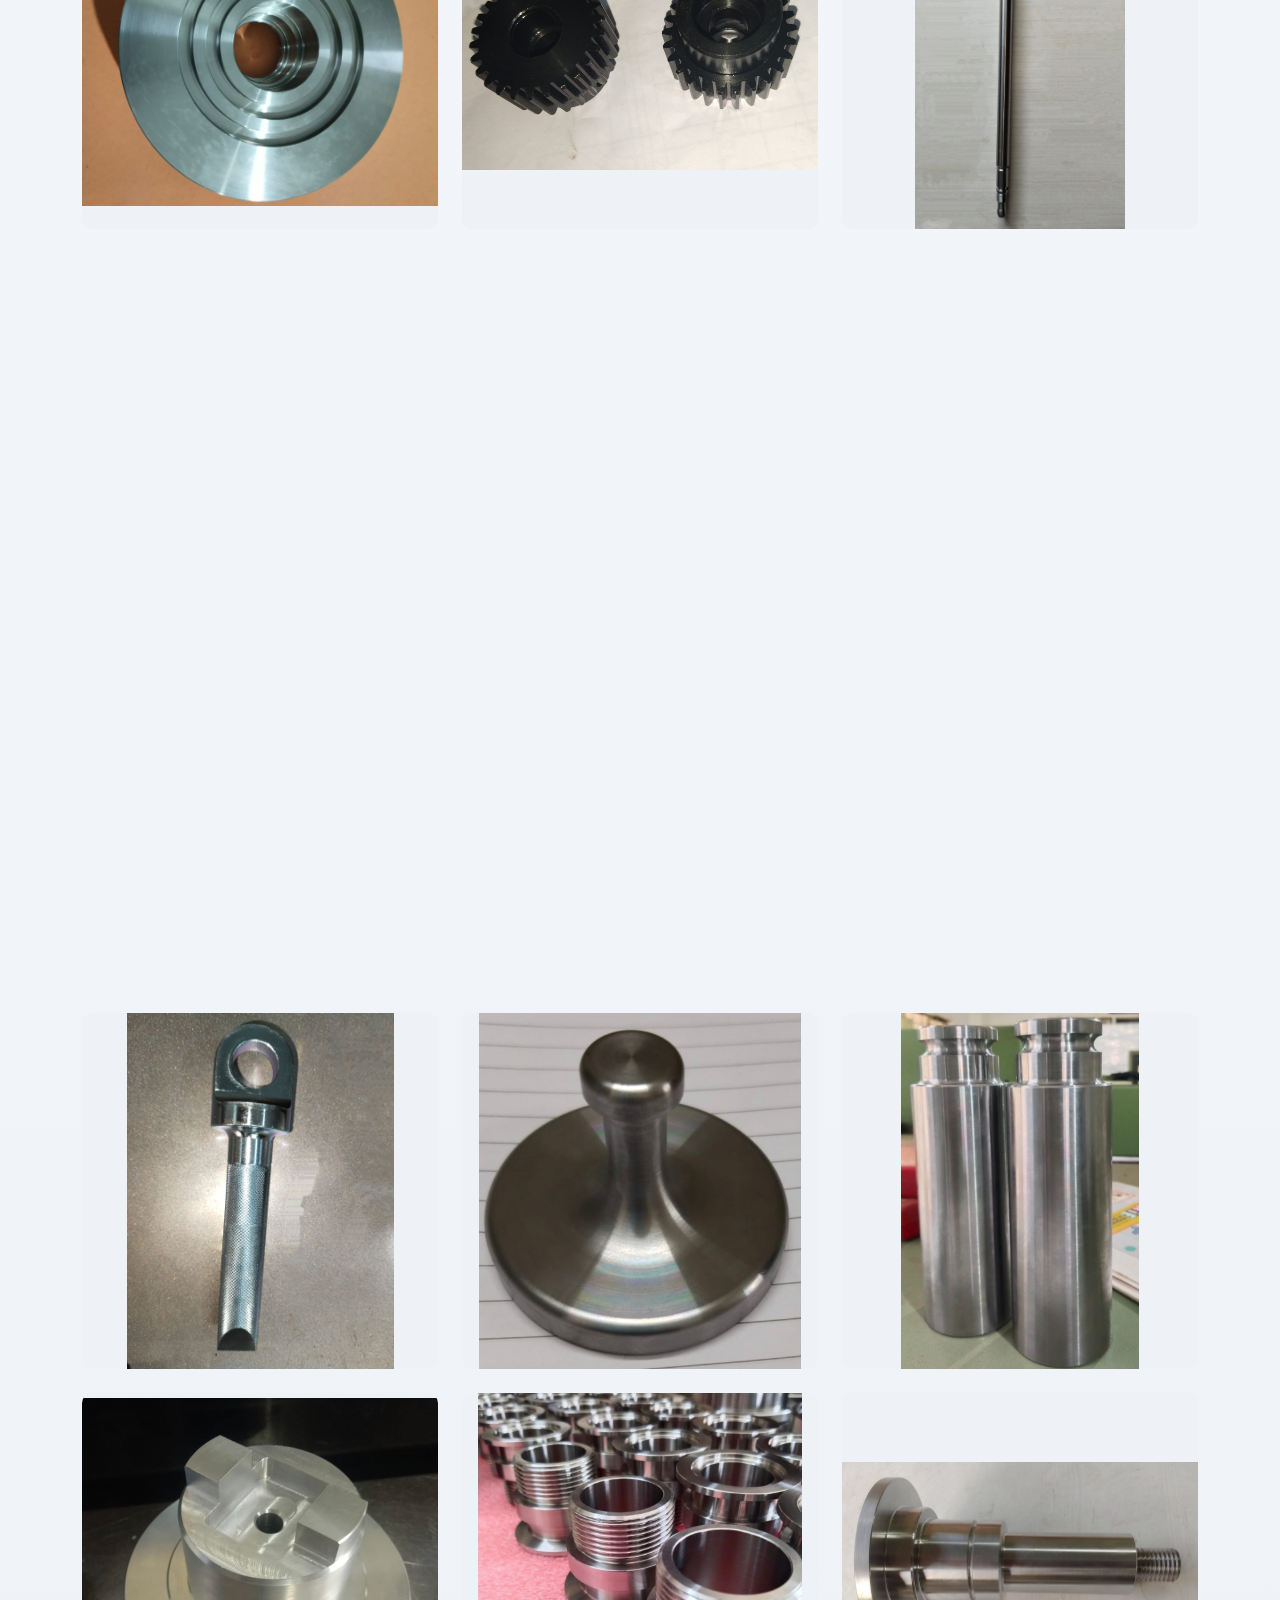
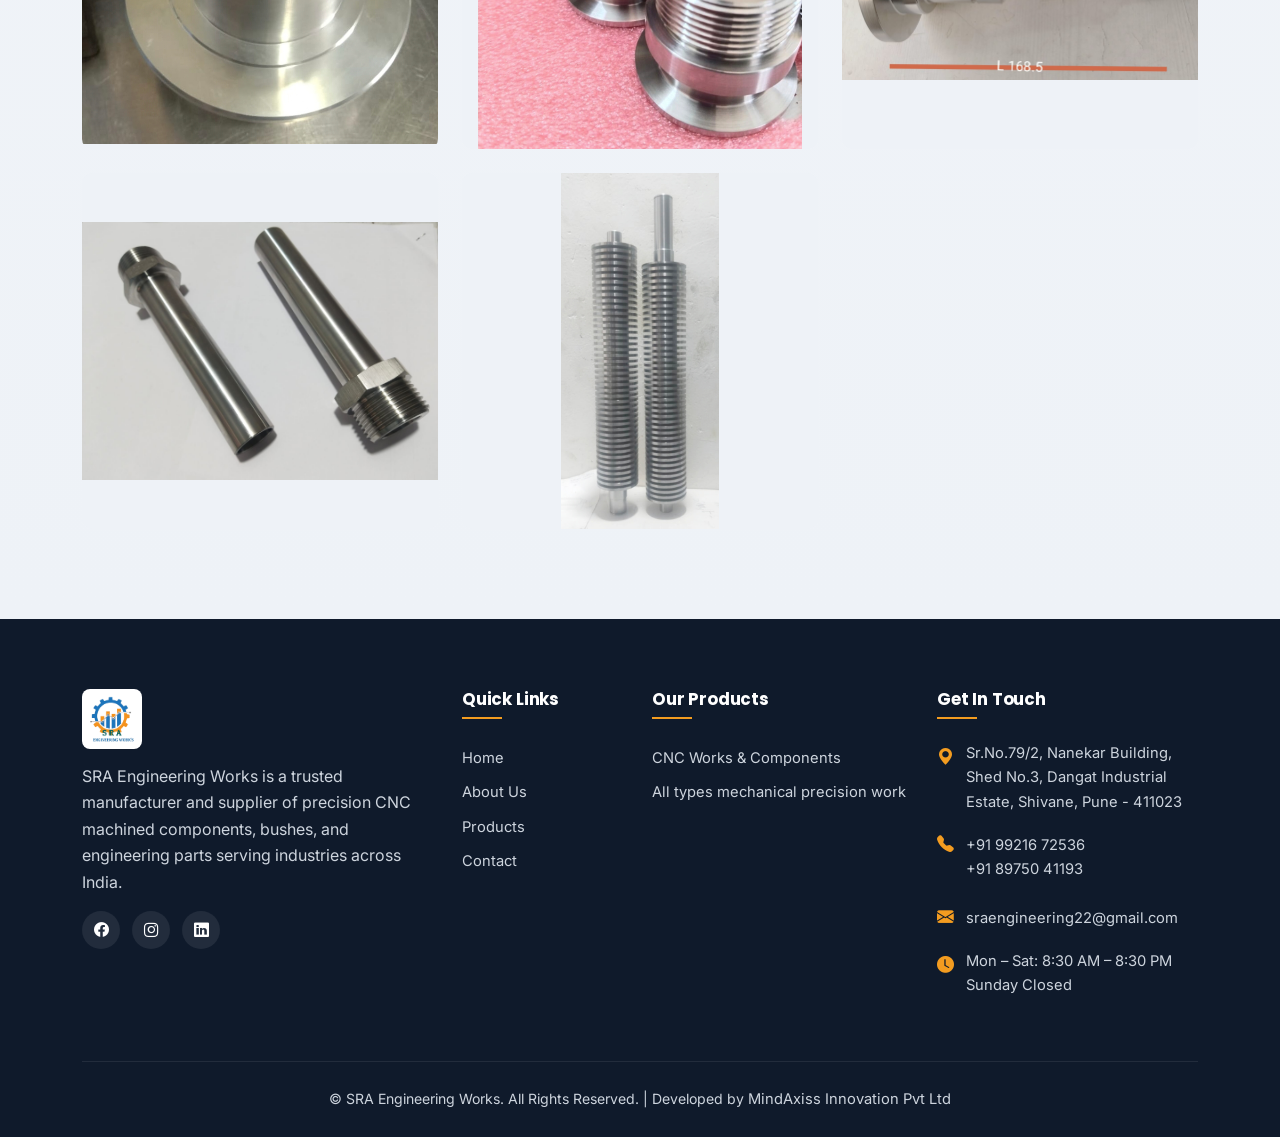
<file: gallery.html>
<!DOCTYPE html>
<html lang="en">
<head>
<meta charset="UTF-8">
<meta name="viewport" content="width=device-width, initial-scale=1.0">
<title>SRA Engineering Works — Precision CNC Components & Industrial Manufacturing</title>
<meta name="description" content="SRA Engineering Works is a leading manufacturer of CNC machined components, bushes, and precision engineering parts based in Pune, serving industries across India.">
<meta name="keywords" content="CNC machining, CNC components, bushes, precision engineering, SRA Engineering Works, industrial manufacturing, Pune">
<meta name="author" content="SRA Engineering Works">
<meta property="og:title" content="SRA Engineering Works — Precision CNC Components & Industrial Manufacturing">
<meta property="og:description" content="SRA Engineering Works is a leading manufacturer of CNC machined components, bushes, and precision engineering parts based in Pune, serving industries across India.">
<meta property="og:type" content="website">
<link rel="icon" type="image/png" href="images/logo.png">
<link rel="apple-touch-icon" href="images/logo.png">
<link href="https://cdn.jsdelivr.net/npm/bootstrap@5.3.3/dist/css/bootstrap.min.css" rel="stylesheet">
<link href="https://cdn.jsdelivr.net/npm/bootstrap-icons@1.11.3/font/bootstrap-icons.css" rel="stylesheet">
<link href="https://fonts.googleapis.com/css2?family=Inter:wght@400;500;600;700&family=Poppins:wght@500;600;700;800&display=swap" rel="stylesheet">
<link rel="stylesheet" href="css/style.css">
</head>
<body>
    <div id="site-header"></div>

    <div class="breadcrumb-bar">
  <div class="container">
    <nav aria-label="breadcrumb">
      <ol class="breadcrumb">
        <li class="breadcrumb-item"><a href="index.html">Home</a></li>
        <li class="breadcrumb-item active" aria-current="page">Gallery</li>
      </ol>
    </nav>
  </div>
</div>

    <section class="section bg-light-grad">
    <div class="container">
        
        <div class="section-title fade-up">
        <span class="pretitle">Our Work</span>
        <h2>Gallery & Media</h2>
        <p>Explore our state-of-the-art facility, precision CNC machinery, and high-quality manufactured components.</p>
        </div>

        <div class="row g-4">
        
        <div class="col-lg-12 fade-up">
            <div class="ratio ratio-16x9 rounded overflow-hidden shadow-strong mb-2">
            
            <video controls muted loop>
                <source src="/images/gallery/Video-1.mp4" type="video/mp4">
                Your browser does not support the video tag.
            </video>
            
            </div>
        </div>
        
        <div class="col-md-4 col-sm-6 fade-up" style="transition-delay: 0.1s;">
            <div class="gallery-img shadow-soft">
            <img src="images/gallery/image-1.jpeg" alt="Precision CNC Components">
            </div>
        </div>
        
        <div class="col-md-4 col-sm-6 fade-up" style="transition-delay: 0.2s;">
            <div class="gallery-img shadow-soft">
            <img src="images/gallery/image-2.jpeg" alt="Industrial Bushes Manufacturing">
            </div>
        </div>

        <div class="col-md-4 col-sm-6 fade-up">
            <div class="gallery-img shadow-soft">
            <img src="images/gallery/image-3.jpeg" alt="Quality Inspection">
            </div>
        </div>

        <div class="col-md-4 col-sm-6 fade-up" style="transition-delay: 0.1s;">
            <div class="gallery-img shadow-soft">
            <img src="images/gallery/image-4.jpeg" alt="Finished Machine Parts">
            </div>
        </div>

        <div class="col-md-4 col-sm-6 fade-up" style="transition-delay: 0.2s;">
            <div class="gallery-img shadow-soft">
            <img src="images/gallery/image-5.jpeg" alt="SRA Engineering Facility">
            </div>
        </div>

        <div class="col-md-4 col-sm-6 fade-up" style="transition-delay: 0.2s;">
            <div class="gallery-img shadow-soft">
            <img src="images/gallery/image-6.jpeg" alt="SRA Engineering Facility">
            </div>
        </div>

        <div class="col-md-4 col-sm-6 fade-up" style="transition-delay: 0.2s;">
            <div class="gallery-img shadow-soft">
            <img src="images/gallery/image-7.jpeg" alt="SRA Engineering Facility">
            </div>
        </div>

        <div class="col-md-4 col-sm-6 fade-up" style="transition-delay: 0.2s;">
            <div class="gallery-img shadow-soft">
            <img src="images/gallery/image-8.jpeg" alt="SRA Engineering Facility">
            </div>
        </div>

        <div class="col-md-4 col-sm-6 fade-up" style="transition-delay: 0.2s;">
            <div class="gallery-img shadow-soft">
            <img src="images/gallery/image-9.jpeg" alt="SRA Engineering Facility">
            </div>
        </div>

        <div class="col-md-4 col-sm-6 fade-up" style="transition-delay: 0.2s;">
            <div class="gallery-img shadow-soft">
            <img src="images/gallery/image-10.jpeg" alt="SRA Engineering Facility">
            </div>
        </div>

        <div class="col-md-4 col-sm-6 fade-up" style="transition-delay: 0.2s;">
            <div class="gallery-img shadow-soft">
            <img src="images/gallery/image-11.jpeg" alt="SRA Engineering Facility">
            </div>
        </div>

        <div class="col-md-4 col-sm-6 fade-up" style="transition-delay: 0.2s;">
            <div class="gallery-img shadow-soft">
            <img src="images/gallery/image-13.jpeg" alt="SRA Engineering Facility">
            </div>
        </div>

        <div class="col-md-4 col-sm-6 fade-up" style="transition-delay: 0.2s;">
            <div class="gallery-img shadow-soft">
            <img src="images/gallery/image-14.jpeg" alt="SRA Engineering Facility">
            </div>
        </div>

        <div class="col-md-4 col-sm-6 fade-up" style="transition-delay: 0.2s;">
            <div class="gallery-img shadow-soft">
            <img src="images/gallery/image-15.jpeg" alt="SRA Engineering Facility">
            </div>
        </div>

        <div class="col-md-4 col-sm-6 fade-up" style="transition-delay: 0.2s;">
            <div class="gallery-img shadow-soft">
            <img src="images/gallery/image-16.jpeg" alt="SRA Engineering Facility">
            </div>
        </div>

        <div class="col-md-4 col-sm-6 fade-up" style="transition-delay: 0.2s;">
            <div class="gallery-img shadow-soft">
            <img src="images/gallery/image-17.jpeg" alt="SRA Engineering Facility">
            </div>
        </div>

        <div class="col-md-4 col-sm-6 fade-up" style="transition-delay: 0.2s;">
            <div class="gallery-img shadow-soft">
            <img src="images/gallery/image-18.jpeg" alt="SRA Engineering Facility">
            </div>
        </div>

        <div class="col-md-4 col-sm-6 fade-up" style="transition-delay: 0.2s;">
            <div class="gallery-img shadow-soft">
            <img src="images/gallery/image-19.jpeg" alt="SRA Engineering Facility">
            </div>
        </div>

        <div class="col-md-4 col-sm-6 fade-up" style="transition-delay: 0.2s;">
            <div class="gallery-img shadow-soft">
            <img src="/images/gallery/image-20.jpeg" alt="SRA Engineering Facility">
            </div>
        </div>

        <div class="col-md-4 col-sm-6 fade-up" style="transition-delay: 0.2s;">
            <div class="gallery-img shadow-soft">
            <img src="/images/gallery/image-21.jpeg" alt="SRA Engineering Facility">
            </div>
        </div>

        </div>
    </div>
    </section>

    <div id="site-footer"></div>
    <script src="https://cdn.jsdelivr.net/npm/bootstrap@5.3.3/dist/js/bootstrap.bundle.min.js"></script>
    <script src="js/main.js"></script>
</body>
</html>
</file>
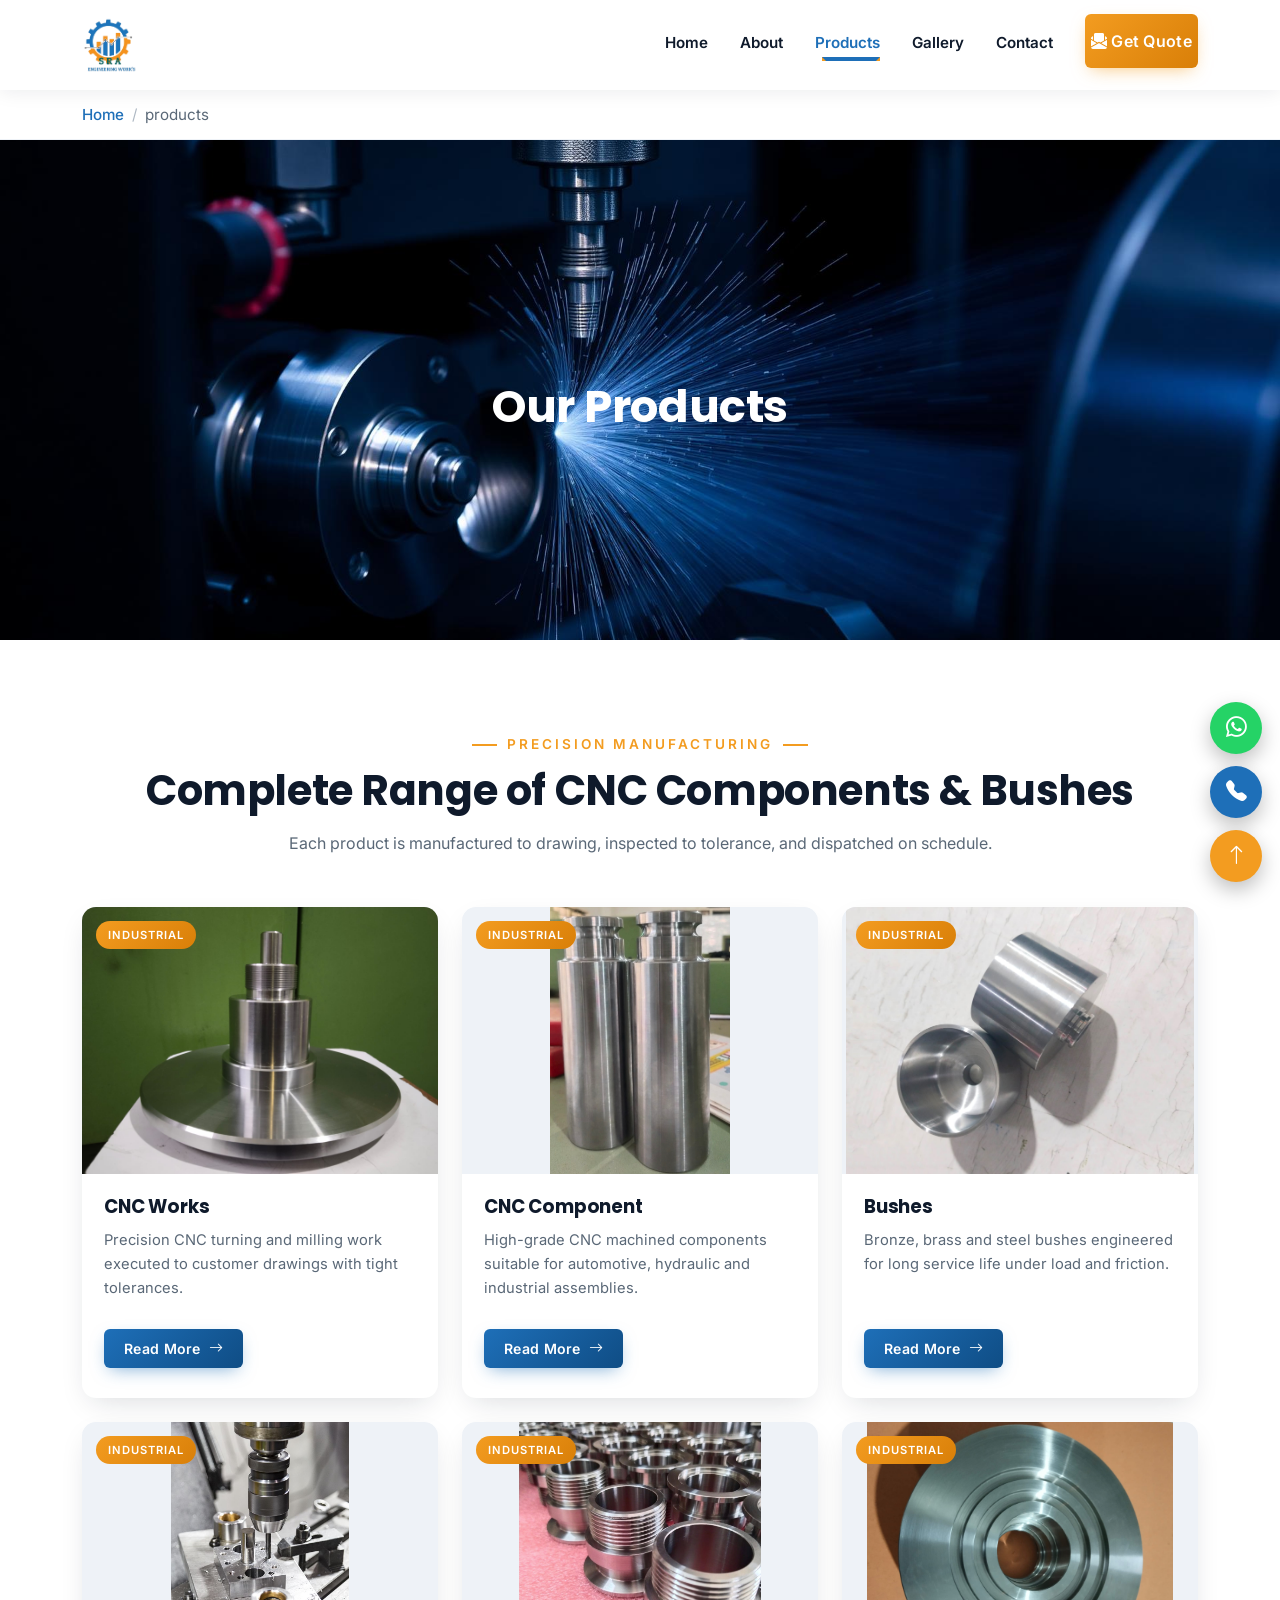
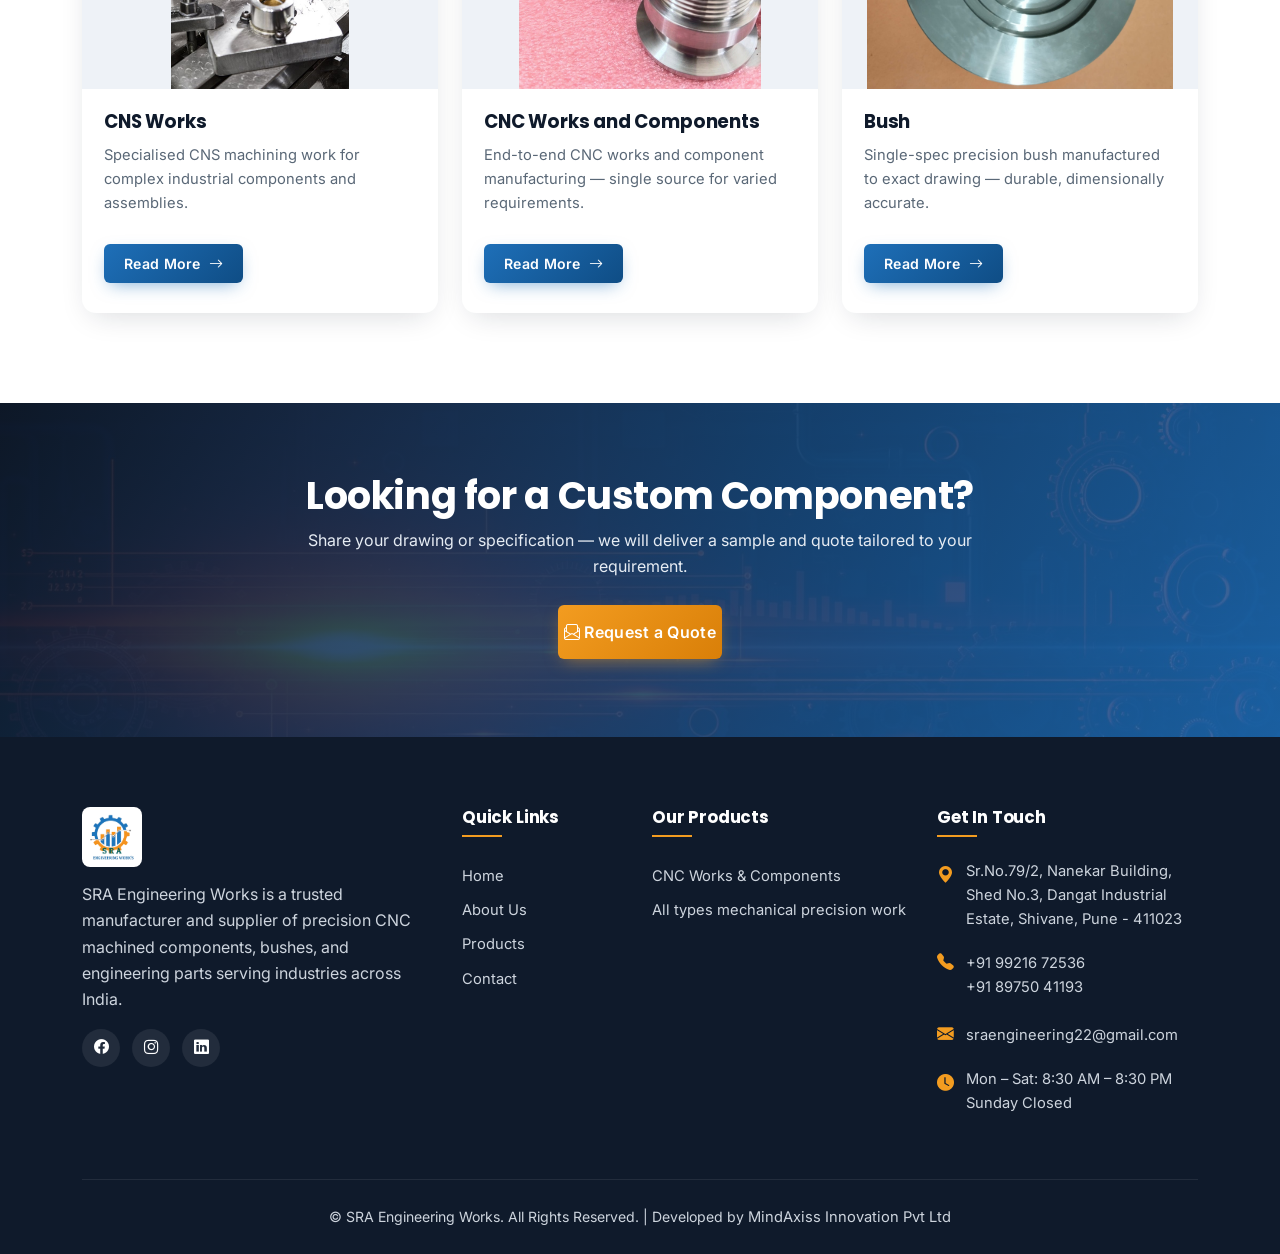
<file: products.html>
<!DOCTYPE html>
<html lang="en">
<head>
<meta charset="UTF-8">
<meta name="viewport" content="width=device-width, initial-scale=1.0">
<title>Our Products — SRA Engineering Works</title>
<meta name="description" content="Browse our complete range of CNC machined components, bushes, and precision engineering products manufactured at SRA Engineering Works.">
<meta name="keywords" content="CNC machining, CNC components, bushes, precision engineering, SRA Engineering Works, industrial manufacturing, Pune">
<meta name="author" content="SRA Engineering Works">
<meta property="og:title" content="Our Products — SRA Engineering Works">
<meta property="og:description" content="Browse our complete range of CNC machined components, bushes, and precision engineering products manufactured at SRA Engineering Works.">
<meta property="og:type" content="website">
<link rel="icon" type="image/png" href="images/logo.png">
<link rel="apple-touch-icon" href="images/logo.png">
<link href="https://cdn.jsdelivr.net/npm/bootstrap@5.3.3/dist/css/bootstrap.min.css" rel="stylesheet">
<link href="https://cdn.jsdelivr.net/npm/bootstrap-icons@1.11.3/font/bootstrap-icons.css" rel="stylesheet">
<link href="https://fonts.googleapis.com/css2?family=Inter:wght@400;500;600;700&family=Poppins:wght@500;600;700;800&display=swap" rel="stylesheet">
<link rel="stylesheet" href="css/style.css">
</head>
<body data-page="products">
<div id="site-header"></div>

<div class="breadcrumb-bar">
  <div class="container">
    <nav aria-label="breadcrumb">
      <ol class="breadcrumb">
        <li class="breadcrumb-item"><a href="index.html">Home</a></li>
        <li class="breadcrumb-item active" aria-current="page">products</li>
      </ol>
    </nav>
  </div>
</div>

<section class="page-banner">
  <div class="container text-center">
    <h1>Our Products</h1>
  </div>
</section>

<section class="section">
  <div class="container">
    <div class="section-title fade-up">
      <span class="pretitle">Precision Manufacturing</span>
      <h2>Complete Range of CNC Components &amp; Bushes</h2>
      <p>Each product is manufactured to drawing, inspected to tolerance, and dispatched on schedule.</p>
    </div>
    <div class="row g-4">
      
      <div class="col-lg-4 col-md-6 fade-up">
        <div class="product-card">
          <div class="img-wrap"><span class="badge-cat">Industrial</span><img src="images/gallery/image-8.jpeg" alt="CNC Works" loading="lazy"></div>
          <div class="body"><h4>CNC Works</h4><p>Precision CNC turning and milling work executed to customer drawings with tight tolerances.</p><a href="cnc-works.html" class="btn btn-primary-sra">Read More <i class="bi bi-arrow-right ms-1"></i></a></div>
        </div>
      </div>
      <div class="col-lg-4 col-md-6 fade-up">
        <div class="product-card">
          <div class="img-wrap"><span class="badge-cat">Industrial</span><img src="images/gallery/image-16.jpeg" alt="CNC Component" loading="lazy"></div>
          <div class="body"><h4>CNC Component</h4><p>High-grade CNC machined components suitable for automotive, hydraulic and industrial assemblies.</p><a href="cnc-component.html" class="btn btn-primary-sra">Read More <i class="bi bi-arrow-right ms-1"></i></a></div>
        </div>
      </div>
      <div class="col-lg-4 col-md-6 fade-up">
        <div class="product-card">
          <div class="img-wrap"><span class="badge-cat">Industrial</span><img src="images/gallery/image-3.jpeg" alt="Bushes" loading="lazy"></div>
          <div class="body"><h4>Bushes</h4><p>Bronze, brass and steel bushes engineered for long service life under load and friction.</p><a href="bushes.html" class="btn btn-primary-sra">Read More <i class="bi bi-arrow-right ms-1"></i></a></div>
        </div>
      </div>
      <div class="col-lg-4 col-md-6 fade-up">
        <div class="product-card">
          <div class="img-wrap"><span class="badge-cat">Industrial</span><img src="images/cns-works.jfif" alt="CNS Works" loading="lazy"></div>
          <div class="body"><h4>CNS Works</h4><p>Specialised CNS machining work for complex industrial components and assemblies.</p><a href="cns-works.html" class="btn btn-primary-sra">Read More <i class="bi bi-arrow-right ms-1"></i></a></div>
        </div>
      </div>
      <div class="col-lg-4 col-md-6 fade-up">
        <div class="product-card">
          <div class="img-wrap"><span class="badge-cat">Industrial</span><img src="images/gallery/image-18.jpeg" alt="CNC Works and Components" loading="lazy"></div>
          <div class="body"><h4>CNC Works and Components</h4><p>End-to-end CNC works and component manufacturing — single source for varied requirements.</p><a href="cnc-works-components.html" class="btn btn-primary-sra">Read More <i class="bi bi-arrow-right ms-1"></i></a></div>
        </div>
      </div>
      <div class="col-lg-4 col-md-6 fade-up">
        <div class="product-card">
          <div class="img-wrap"><span class="badge-cat">Industrial</span><img src="images/gallery/image-4.jpeg" alt="Bush" loading="lazy"></div>
          <div class="body"><h4>Bush</h4><p>Single-spec precision bush manufactured to exact drawing — durable, dimensionally accurate.</p><a href="bush.html" class="btn btn-primary-sra">Read More <i class="bi bi-arrow-right ms-1"></i></a></div>
        </div>
      </div>
    </div>
  </div>
</section>

<section class="cta-strip">
  <div class="container fade-up">
    <h2>Looking for a Custom Component?</h2>
    <p>Share your drawing or specification — we will deliver a sample and quote tailored to your requirement.</p>
    <a href="contact.html" class="btn btn-accent-sra"><i class="bi bi-envelope-paper me-1"></i>Request a Quote</a>
  </div>
</section>

<div id="site-footer"></div>
<script src="https://cdn.jsdelivr.net/npm/bootstrap@5.3.3/dist/js/bootstrap.bundle.min.js"></script>
<script src="js/main.js"></script>
</body>
</html>
</file>
<file: css/style.css>
/* SRA Engineering Works - Premium Industrial UI */
:root{
  --sra-blue:#1e6fb8;
  --sra-blue-dark:#0f4d85;
  --sra-orange:#f39c20;
  --sra-orange-dark:#d97f08;
  --sra-teal:#1a6e6a;
  --sra-dark:#0f1a2b;
  --sra-grey:#5a6877;
  --sra-light:#f5f7fa;
  --sra-white:#ffffff;
  --grad-primary:linear-gradient(135deg,var(--sra-blue) 0%,var(--sra-blue-dark) 100%);
  --grad-accent:linear-gradient(135deg,var(--sra-orange) 0%,var(--sra-orange-dark) 100%);
  --grad-dark:linear-gradient(135deg,rgba(15,26,43,.92),rgba(30,111,184,.78));
  --shadow-soft:0 10px 30px -10px rgba(15,26,43,.18);
  --shadow-strong:0 20px 50px -15px rgba(15,26,43,.35);
}
*{box-sizing:border-box}
html{scroll-behavior:smooth}
body{font-family:'Inter','Segoe UI',sans-serif;color:var(--sra-dark);background:var(--sra-white);line-height:1.65;overflow-x:hidden}
h1,h2,h3,h4,h5,h6{font-family:'Poppins','Inter',sans-serif;font-weight:700;color:var(--sra-dark);letter-spacing:-.01em}
.display-1,.display-2,.display-3,.display-4,.display-5{font-family:'Poppins',sans-serif;font-weight:800}
a{text-decoration:none;transition:all .3s ease}
img{max-width:100%;height:auto}
.section{padding:90px 0}
.section-sm{padding:60px 0}
.text-orange{color:var(--sra-orange)!important}
.text-sra-blue{color:var(--sra-blue)!important}
.bg-sra-blue{background:var(--sra-blue)!important;color:#fff}
.bg-sra-dark{background:var(--sra-dark)!important;color:#fff}
.bg-light-grad{background:linear-gradient(180deg,#f5f7fa 0%,#eef2f7 100%)}

html, body {
  overflow-x: hidden;
}

/* Section Title */
.section-title{margin-bottom:50px;text-align:center}
.section-title .pretitle{display:inline-block;color:var(--sra-orange);font-weight:600;letter-spacing:3px;text-transform:uppercase;font-size:.85rem;margin-bottom:10px;position:relative;padding:0 35px}
.section-title .pretitle::before,.section-title .pretitle::after{content:"";position:absolute;top:50%;width:25px;height:2px;background:var(--sra-orange)}
.section-title .pretitle::before{left:0}.section-title .pretitle::after{right:0}
.section-title h2{font-size:clamp(1.8rem,3.4vw,2.6rem);margin-bottom:15px}
.section-title p{color:var(--sra-grey);max-width:720px;margin:0 auto}

/* Buttons */
.btn{border-radius:6px;font-weight:600;padding:15px 6px;margin-bottom: 8px; letter-spacing:.3px;transition:all .35s ease;border:none}
.btn-primary-sra{background:var(--grad-primary);color:#fff;box-shadow:0 6px 18px -6px rgba(30,111,184,.6)}
.btn-primary-sra:hover{transform:translateY(-3px);box-shadow:0 14px 24px -8px rgba(30,111,184,.7);color:#fff}
.btn-accent-sra{background:var(--grad-accent);color:#fff;box-shadow:0 6px 18px -6px rgba(243,156,32,.6)}
.btn-accent-sra:hover{transform:translateY(-3px);box-shadow:0 14px 24px -8px rgba(243,156,32,.7);color:#fff}
.btn-outline-sra{border:2px solid #fff;color:#fff;background:transparent}
.btn-outline-sra:hover{background:#fff;color:var(--sra-dark)}
.btn-outline-blue{border:2px solid var(--sra-blue);color:var(--sra-blue);background:transparent}
.btn-outline-blue:hover{background:var(--sra-blue);color:#fff}

/* Topbar */
.topbar{background:var(--sra-dark);color:#cdd4dd;font-size:.85rem;padding:8px 0}
.topbar a{color:#cdd4dd}
.topbar a:hover{color:var(--sra-orange)}
.topbar i{color:var(--sra-orange);margin-right:6px}

/* Navbar */
.navbar-sra{background:#fff;box-shadow:0 2px 18px rgba(15,26,43,.08);padding:12px 0;transition:all .3s ease;z-index:1030}
.navbar-sra.sticky-active{position:fixed;top:0;left:0;right:0;animation:slideDown .4s ease}
@keyframes slideDown{from{transform:translateY(-100%)}to{transform:translateY(0)}}
.navbar-sra .navbar-brand img{height:56px}
.navbar-sra .navbar-brand{display:flex;align-items:center;gap:12px}
.navbar-sra .brand-text{line-height:1.1}
.navbar-sra .brand-text .name{font-family:'Poppins',sans-serif;font-weight:800;color:var(--sra-blue);font-size:1.2rem;display:block}
.navbar-sra .brand-text .tag{font-size:.7rem;letter-spacing:2px;color:var(--sra-orange);text-transform:uppercase}
.navbar-sra .nav-link{color:var(--sra-dark)!important;font-weight:600;font-size:.95rem;padding:10px 16px!important;margin-bottom: 5px; position:relative}
.navbar-sra .nav-link::after{content:"";position:absolute;left:50%;bottom:4px;width:0;height:2px;background:var(--sra-orange);transition:all .3s}
.navbar-sra .nav-link:hover::after,.navbar-sra .nav-link.active::after{width:60%;left:20%}
.navbar-sra .nav-link.active,.navbar-sra .nav-link:hover{color:var(--sra-blue)!important}
.navbar-sra .dropdown-menu{border:none;box-shadow:0 12px 30px rgba(15,26,43,.12);border-radius:8px;padding:10px;min-width:240px;border-top:3px solid var(--sra-orange)}
.navbar-sra .dropdown-item{padding:10px 14px;border-radius:6px;font-weight:500}
.navbar-sra .dropdown-item:hover{background:var(--sra-light);color:var(--sra-blue)}
.navbar-toggler{border:none}
.navbar-toggler:focus{box-shadow:none}

/* Hero slider */
.hero-slider .carousel-item{height:90vh;min-height:560px;background-size:cover;background-position:center;position:relative}
.hero-slider .carousel-item::before{content:"";position:absolute;inset:0;background:linear-gradient(120deg,rgba(15,26,43,.85) 0%,rgba(30,111,184,.55) 60%,rgba(243,156,32,.25) 100%)}
.hero-slider .carousel-caption{position:absolute;top:40%;left:0;right:0;transform:translateY(-50%);text-align:left;}
.hero-slider .hero-pretitle{display:inline-block;background:var(--grad-accent);color:#fff;padding:6px 16px;border-radius:30px;font-size:.8rem;letter-spacing:2px;text-transform:uppercase;margin-bottom:18px;font-weight:600}
.hero-slider h1{color:#fff;font-size:clamp(2rem,5vw,3.8rem);font-weight:800;margin-bottom:20px;line-height:1.15;text-shadow:0 4px 16px rgba(0,0,0,.4);max-width:780px}
.hero-slider p{color:#e6ecf3;font-size:clamp(1rem,1.4vw,1.15rem);max-width:600px;margin-bottom:30px}
.hero-slider .carousel-indicators{bottom:0px}
.hero-slider .carousel-indicators button{width:40px;height:4px;border-radius:2px;background:#fff;opacity:.4}
.hero-slider .carousel-indicators .active{background:var(--sra-orange);opacity:1}
.hero-slider .carousel-control-prev,.hero-slider .carousel-control-next{width:60px;opacity:.7}
.hero-slider .carousel-control-prev-icon,.hero-slider .carousel-control-next-icon{width:50px;height:50px;background-color:rgba(243,156,32,.85);border-radius:50%;background-size:40%}

/* =========================================================
   Hero Slider Responsive Fixes (Exact Match & Overlap Fix)
   ========================================================= */

@media (max-width: 991px) {
  .hero-slider .carousel-item {
    height: 70vh;
    min-height: 500px;
  }
  .hero-slider .carousel-caption {
    top: 50%;
    transform: translateY(-50%);
    padding: 0 20px;
  }
}

@media (max-width: 767px) {
  .hero-slider .carousel-item {
    height: 100vh;
    min-height: 550px;
  }
  
  /* FIX 1: Anchor text to the bottom to stop overlapping with indicators */
  .hero-slider .carousel-caption {
    top: 15%; 
    bottom: 80px; /* Forces the entire block to sit cleanly above the indicators */
    transform: none; /* Removes the vertical centering */
    text-align: left;
    left: 5%;
    right: 65px; /* FIX 2: Prevents buttons/text from hitting the WhatsApp icon */
    padding: 0;
  }
  
  .hero-slider .hero-pretitle {
    font-size: 0.75rem;
    padding: 6px 14px;
    margin-bottom: 12px;
  }

  .hero-slider h1 {
    font-size: clamp(1.9rem, 8vw, 2.6rem); 
    line-height: 1.1;
    margin-bottom: 12px;
  }
  
  .hero-slider p {
    font-size: 0.9rem;
    margin-bottom: 18px;
  }
  
  /* FIX 3: Shrink buttons slightly so they fit side-by-side perfectly */
  .hero-slider .carousel-caption .btn {
    display: inline-block; 
    width: auto;
    padding: 10px 12px; 
    font-size: 0.8rem;
    margin-bottom: 5px;
    white-space: nowrap; /* Prevents text inside the button from wrapping to two lines */
  }
  
  .hero-slider .carousel-caption .me-2 {
    margin-right: 6px !important;
  }
  
  /* Push indicators to the very bottom, out of the way of the buttons */
  .hero-slider .carousel-indicators {
    bottom: 20px;
    left: 0;
    right: 0;
    margin-left: 0;
    justify-content: center;
  }

  .hero-slider .carousel-indicators button {
    width: 32px;
    height: 12px; 
    margin: 0 5px;
    border-radius: 2px;
    opacity: 0.5;
    background-color: #aeb8c3;
  }

  .hero-slider .carousel-indicators .active {
    opacity: 1;
    background-color: var(--sra-orange);
  }
}

/* Extra safety for ultra-small screens (like older iPhones) */
@media (max-width: 380px) {
  .hero-slider .carousel-caption .btn {
    padding: 8px 8px;
    font-size: 0.75rem;
  }
}
/* Page Banner */
.page-banner{padding:240px 0 70px;background:url('../images/hero-2.jpg') center/cover;color:#fff;position:relative; min-height: 500px;}
.page-banner h1{color:#fff;font-size:clamp(1.9rem,4vw,2.8rem);margin-bottom:10px}
.page-banner .breadcrumb{justify-content:center;background:transparent;margin:50px}
.page-banner .breadcrumb-item,.page-banner .breadcrumb-item a{color:#cdd4dd}
.page-banner .breadcrumb-item.active{color:var(--sra-orange)}
.page-banner .breadcrumb-item+.breadcrumb-item::before{color:#cdd4dd}

/* Page Banner about */
.page-banner-about{padding:240px 0 70px;background:url('../images/about-hero-img.jfif') center/cover;color:#fff;position:relative; min-height: 550px;}
.page-banner-about h1{color:#fff;font-size:clamp(1.9rem,4vw,2.8rem);margin-bottom:10px}
.page-banner-about .breadcrumb{justify-content:center;background:transparent;margin:50px}
.page-banner-about .breadcrumb-item,.page-banner-about .breadcrumb-item a{color:#cdd4dd}
.page-banner-about .breadcrumb-item.active{color:var(--sra-orange)}
.page-banner-about .breadcrumb-item+.breadcrumb-item::before{color:#cdd4dd}

/* Page Banner contact*/
.page-banner-contact{padding:240px 0 70px;background:url('../images/contact-hero-img.jfif') center/cover;color:#fff;position:relative; min-height: 520px;}
.page-banner-contact h1{color:#fff;font-size:clamp(1.9rem,4vw,2.8rem);margin-bottom:10px}
.page-banner-contact .breadcrumb{justify-content:center;background:transparent;margin:50px}
.page-banner-contact .breadcrumb-item,.page-banner-contact .breadcrumb-item a{color:#cdd4dd}
.page-banner-contact .breadcrumb-item.active{color:var(--sra-orange)}
.page-banner-contact .breadcrumb-item+.breadcrumb-item::before{color:#cdd4dd}

/* Page Banner CNC Works */
.page-banner-cnc-works{padding:240px 0 70px;background:url('../images/CNC-works-hero.jpg') center/cover;color:#fff;position:relative; min-height: 500px;}
.page-banner-cnc-works h1{
    color:#0f1a2b;
    font-size:clamp(1.9rem,4vw,2.8rem);
    margin-bottom:10px;

    display:inline-block;
    background:rgba(255,255,255,0.85);
    padding:12px 24px;
    border-radius:10px;
    box-shadow:0 4px 15px rgba(0,0,0,0.15);
}
.page-banner-cnc-works .breadcrumb{justify-content:center;background:transparent;margin:50px}
.page-banner-cnc-works .breadcrumb-item,.page-banner-cnc-works .breadcrumb-item a{color:#cdd4dd}
.page-banner-cnc-works .breadcrumb-item.active{color:var(--sra-orange)}
.page-banner-cnc-works .breadcrumb-item+.breadcrumb-item::before{color:#cdd4dd}

/* Page Banner CNC Components */
.page-banner-component{padding:240px 0 70px;background:url('../images/cnc-components-hero.jpg') center/cover;color:#fff;position:relative; min-height: 500px;}
.page-banner-component h1{
    color:#0f1a2b;
    font-size:clamp(1.9rem,4vw,2.8rem);
    margin-bottom:10px;

    display:inline-block;
    background:rgba(255,255,255,0.85);
    padding:12px 24px;
    border-radius:10px;
    box-shadow:0 4px 15px rgba(0,0,0,0.15);
}
.page-banner-component .breadcrumb{justify-content:center;background:transparent;margin:50px}
.page-banner-component .breadcrumb-item,.page-banner-component .breadcrumb-item a{color:#cdd4dd}
.page-banner-component .breadcrumb-item.active{color:var(--sra-orange)}
.page-banner-component .breadcrumb-item+.breadcrumb-item::before{color:#cdd4dd}

/* Page Banner Bushes */
.page-banner-bushes{padding:240px 0 70px;background:url('../images/bushes-hero.jpg') center/cover;color:#fff;position:relative; min-height: 500px;}
.page-banner-bushes h1{color:#0f1a2b;
    font-size:clamp(1.9rem,4vw,2.8rem);
    margin-bottom:10px;

    display:inline-block;
    background:rgba(255,255,255,0.85);
    padding:12px 24px;
    border-radius:10px;
    box-shadow:0 4px 15px rgba(0,0,0,0.15);}
.page-banner-bushes .breadcrumb{justify-content:center;background:transparent;margin:50px}
.page-banner-bushes .breadcrumb-item,.page-banner-bushes .breadcrumb-item a{color:#cdd4dd}
.page-banner-bushes .breadcrumb-item.active{color:var(--sra-orange)}
.page-banner-bushes .breadcrumb-item+.breadcrumb-item::before{color:#cdd4dd}

/* Page Banner CNS Works */
.page-banner-cns-works{padding:240px 0 70px;background:url('../images/CNS-works-hero.jpeg') center/cover;color:#fff;position:relative; min-height: 500px;}
.page-banner-cns-works h1{color:#0f1a2b;
    font-size:clamp(1.9rem,4vw,2.8rem);
    margin-bottom:10px;

    display:inline-block;
    background:rgba(255,255,255,0.85);
    padding:12px 24px;
    border-radius:10px;
    box-shadow:0 4px 15px rgba(0,0,0,0.15);}
.page-banner-cns-works .breadcrumb{justify-content:center;background:transparent;margin:50px}
.page-banner-cns-works .breadcrumb-item,.page-banner-cns-works .breadcrumb-item a{color:#cdd4dd}
.page-banner-cns-works .breadcrumb-item.active{color:var(--sra-orange)}
.page-banner-cns-works .breadcrumb-item+.breadcrumb-item::before{color:#cdd4dd}

/* Page Banner CNC Works and Components */
.page-banner-works-components{padding:240px 0 70px;background:url('../images/cnc-works-components-hero.jpg') center/cover;color:#fff;position:relative; min-height: 500px;}
.page-banner-works-components h1{color:#0f1a2b;
    font-size:clamp(1.9rem,4vw,2.8rem);
    margin-bottom:10px;

    display:inline-block;
    background:rgba(255,255,255,0.85);
    padding:12px 24px;
    border-radius:10px;
    box-shadow:0 4px 15px rgba(0,0,0,0.15);}
.page-banner-works-components .breadcrumb{justify-content:center;background:transparent;margin:50px}
.page-banner-works-components .breadcrumb-item,.page-banner-works-components .breadcrumb-item a{color:#cdd4dd}
.page-banner-works-components .breadcrumb-item.active{color:var(--sra-orange)}
.page-banner-works-components .breadcrumb-item+.breadcrumb-item::before{color:#cdd4dd}

/* Page Banner Bush */
.page-banner-bush{padding:240px 0 70px;background:url('../images/bush-hero.png') center/cover;color:#fff;position:relative; min-height: 500px; image-rendering: -webkit-optimize-contrast;
    image-rendering: crisp-edges;}
.page-banner-bush h1{color:#0f1a2b;
    font-size:clamp(1.9rem,4vw,2.8rem);
    margin-bottom:10px;

    display:inline-block;
    background:rgba(255,255,255,0.85);
    padding:12px 24px;
    border-radius:10px;
    box-shadow:0 4px 15px rgba(0,0,0,0.15);}
.page-banner-bush .breadcrumb{justify-content:center;background:transparent;margin:50px}
.page-banner-bush .breadcrumb-item,.page-banner-bush .breadcrumb-item a{color:#cdd4dd}
.page-banner-bush .breadcrumb-item.active{color:var(--sra-orange)}
.page-banner-bush .breadcrumb-item+.breadcrumb-item::before{color:#cdd4dd}

/* Standalone Breadcrumb Bar */
.breadcrumb-bar {
  background-color: var(--sra-white);
  padding: 12px 0;
  border-bottom: 1px solid #eef2f7;
  font-size: 0.95rem;
}
.breadcrumb-bar .breadcrumb {
  margin-bottom: 0;
  background: transparent;
  padding: 0;
}
.breadcrumb-bar .breadcrumb-item a {
  color: var(--sra-blue);
  font-weight: 500;
}
.breadcrumb-bar .breadcrumb-item a:hover {
  color: var(--sra-orange);
}
.breadcrumb-bar .breadcrumb-item.active {
  color: var(--sra-grey);
}
.breadcrumb-bar .breadcrumb-item + .breadcrumb-item::before {
  color: #aeb8c3; /* Light grey separator */
  content: "/";
}

/* Cards */
.feature-card{background:#fff;border-radius:12px;padding:34px 28px;box-shadow:var(--shadow-soft);transition:all .4s ease;height:100%;border-top:3px solid transparent}
.feature-card:hover{transform:translateY(-8px);box-shadow:var(--shadow-strong);border-top-color:var(--sra-orange)}
.feature-card .icon-wrap{width:64px;height:64px;border-radius:14px;background:var(--grad-primary);color:#fff;display:flex;align-items:center;justify-content:center;font-size:1.6rem;margin-bottom:20px;transition:all .4s}
.feature-card:hover .icon-wrap{background:var(--grad-accent);transform:rotate(-8deg)}
.feature-card h4{font-size:1.2rem;margin-bottom:12px}
.feature-card p{color:var(--sra-grey);font-size:.95rem;margin:0}

/* Industries grid */
.industry-card{position:relative;overflow:hidden;border-radius:12px;height:220px;background:var(--grad-primary);display:flex;align-items:center;justify-content:center;flex-direction:column;color:#fff;text-align:center;padding:20px;transition:all .4s;cursor:pointer}
.industry-card::before{content:"";position:absolute;inset:0;background:var(--grad-accent);opacity:0;transition:all .4s}
.industry-card>*{position:relative;z-index:1}
.industry-card:hover::before{opacity:1}
.industry-card:hover{transform:translateY(-6px);box-shadow:var(--shadow-strong)}
.industry-card i{font-size:2.4rem;margin-bottom:14px}
.industry-card h5{color:#fff;margin:0;font-size:1.05rem}

/* Product card */
/* Product card */
.product-card{background:#fff;border-radius:14px;overflow:hidden;box-shadow:var(--shadow-soft);transition:all .4s;height:100%;display:flex;flex-direction:column}
.product-card:hover{transform:translateY(-8px);box-shadow:var(--shadow-strong)}
.product-card .img-wrap{position:relative;overflow:hidden;aspect-ratio:4/3;background:#eef2f7; display: flex; align-items: center; justify-content: center;}
.product-card .img-wrap img{width:100%;height:100%;object-fit:contain;transition:transform .6s} /* Changed from cover to contain */
.product-card:hover .img-wrap img{transform:scale(1.1)}
.product-card .img-wrap::after{content:"";position:absolute;inset:0;background:linear-gradient(180deg,transparent 50%,rgba(15,26,43,.55) 100%);opacity:0;transition:all .4s}
.product-card:hover .img-wrap::after{opacity:1}
.product-card .badge-cat{position:absolute;top:14px;left:14px;background:var(--grad-accent);color:#fff;padding:5px 12px;border-radius:20px;font-size:.7rem;font-weight:600;letter-spacing:1px;text-transform:uppercase;z-index:2}
.product-card .body{padding:22px;flex:1;display:flex;flex-direction:column}
.product-card h4{font-size:1.15rem;margin-bottom:10px}
.product-card p{color:var(--sra-grey);font-size:.92rem;flex:1}
.product-card .btn{align-self:flex-start;margin-top:12px;padding:9px 20px;font-size:.88rem}

/* Counter */
.counter-section{background:linear-gradient(120deg,rgba(15,26,43,.94),rgba(30,111,184,.85)),url('../images/cta-banner.jpg') center/cover;color:#fff;padding:70px 0}
.counter-item{text-align:center;padding:15px}
.counter-item .num{font-family:'Poppins',sans-serif;font-size:3rem;font-weight:800;color:var(--sra-orange);line-height:1;margin-bottom:8px}
.counter-item .label{color:#e6ecf3;text-transform:uppercase;letter-spacing:2px;font-size:.85rem;font-weight:500}

/* About split */
.split-img {
  border-radius: 14px;
  overflow: hidden;
  box-shadow: var(--shadow-strong);
  position: relative;
  height: 450px; /* Stretches the container to match the right column's height */
}
.split-img img {
  display: block;
  width: 100%;
  height: 100%; /* Forces the image to fill the stretched container */
  object-fit: contain; /* Crops the image proportionally instead of squishing it */
}
.split-img::before {
  content: "";
  position: absolute;
  top: -20px;
  left: -20px;
  width: 120px;
  height: 120px;
  border: 6px solid var(--sra-orange);
  border-radius: 14px;
  z-index: -1;
}

/* Testimonial */
.testi-card{background:#fff;border-radius:14px;padding:32px;box-shadow:var(--shadow-soft);position:relative;height:100%}
.testi-card::before{content:"\201C";position:absolute;top:-10px;right:24px;font-size:6rem;color:var(--sra-orange);font-family:Georgia;line-height:1;opacity:.25}
.testi-card p{color:var(--sra-grey);font-style:italic;margin-bottom:20px}
.testi-card .who{display:flex;align-items:center;gap:14px}
.testi-card .avatar{width:54px;height:54px;border-radius:50%;background:var(--grad-primary);color:#fff;display:flex;align-items:center;justify-content:center;font-weight:700;font-size:1.2rem}
.testi-card .who strong{display:block;color:var(--sra-dark)}
.testi-card .who span{font-size:.85rem;color:var(--sra-grey)}

/* CTA strip */
.cta-strip{background:linear-gradient(120deg,rgba(15,26,43,.9),rgba(30,111,184,.85)),url('../images/cta-banner.jpg') center/cover;padding:70px 0;color:#fff;text-align:center}
.cta-strip h2{color:#fff;font-size:clamp(1.7rem,3vw,2.4rem)}
.cta-strip p{color:#e6ecf3;max-width:680px;margin:0 auto 25px}

/* Footer */
.footer{background:var(--sra-dark);color:#cdd4dd;padding:70px 0 0}
.footer h5{color:#fff;font-size:1.05rem;margin-bottom:22px;position:relative;padding-bottom:10px}
.footer h5::after{content:"";position:absolute;left:0;bottom:0;width:40px;height:2px;background:var(--sra-orange)}
.footer a{color:#cdd4dd;display:inline-block;padding:5px 0;font-size:.92rem}
.footer a:hover{color:var(--sra-orange);padding-left:6px}
.footer .brand img{height:60px;margin-bottom:14px;background:#fff;padding:6px;border-radius:8px;}
.footer .social a{width:38px;height:38px;border-radius:50%;background:rgba(255,255,255,.08);display:inline-flex;align-items:center;justify-content:center;margin-right:8px;color:#fff;padding:0}
.footer .social a:hover{background:var(--sra-orange);padding-left:0;transform:translateY(-3px)}
.footer .contact-list li{display:flex;gap:12px;margin-bottom:14px;font-size:.92rem}
.footer .contact-list i{color:var(--sra-orange);font-size:1.05rem;flex-shrink:0;margin-top:3px}
.footer .copy{border-top:1px solid rgba(255,255,255,.08);margin-top:50px;padding:20px 0;font-size:.88rem;text-align:center}

/* Center Footer Logo and Social Icons on Mobile Devices */
@media (max-width: 767px) {
  /* Centers the logo container */
  .footer .brand {
    text-align: center;
  }
  
  /* Ensures the image acts as a block and centers itself if needed */
  .footer .brand img {
    margin-left: auto;
    margin-right: auto;
  }

  /* Centers the social icons */
  .footer .social {
    display: flex;
    justify-content: center;
    text-align: center;
  }

  /* OPTIONAL: Center the paragraph text below the logo for a uniform look */
  .footer .col-lg-4 p {
    text-align: left;
  }
}

/* Floating buttons */
.float-btns{
  position:fixed;
  right:18px;
  bottom:18px;
  display:flex;
  flex-direction:column;
  gap:12px;
  z-index:9999;
}
.float-btns a,.float-btns button{width:52px;height:52px;border-radius:50%;display:flex;align-items:center;justify-content:center;color:#fff;font-size:1.3rem;box-shadow:0 8px 20px rgba(0,0,0,.25);transition:all .3s;border:none;text-decoration:none}
.float-btns a:hover,.float-btns button:hover{transform:scale(1.1) translateY(-3px)}
.fb-whatsapp{background:#25d366}
.fb-call{background:var(--sra-blue)}
.fb-top{
  background:var(--sra-orange);

  /* opacity:0;
  visibility:hidden;

  transform:translateY(20px); */

  transition:
    opacity .3s ease,
    visibility .3s ease,
    transform .3s ease;
}

.fb-top.show{
  opacity:1;
  visibility:visible;
  transform:translateY(0);
}

/* Inquiry/Contact forms */
.form-card{background:#fff;border-radius:14px;padding:36px;box-shadow:var(--shadow-soft)}
.form-control,.form-select{border-radius:8px;padding:12px 14px;border:1.5px solid #dde3ec;font-size:.95rem}
.form-control:focus,.form-select:focus{border-color:var(--sra-blue);box-shadow:0 0 0 .2rem rgba(30,111,184,.12)}
.form-label{font-weight:600;color:var(--sra-dark);font-size:.9rem;margin-bottom:6px}

/* Contact info card */
.contact-info-card{background:#fff;border-radius:12px;padding:26px;text-align:center;box-shadow:var(--shadow-soft);height:100%;transition:all .3s}
.contact-info-card:hover{transform:translateY(-5px)}
.contact-info-card .icon{width:64px;height:64px;border-radius:50%;background:var(--grad-primary);color:#fff;display:flex;align-items:center;justify-content:center;margin:0 auto 16px;font-size:1.5rem}
.contact-info-card h5{margin-bottom:8px}
.contact-info-card p,.contact-info-card a{color:var(--sra-grey);margin:0;font-size:.95rem}
.contact-info-card a:hover{color:var(--sra-orange)}

/* Timeline */
.timeline{position:relative;padding:20px 0}
.timeline::before{content:"";position:absolute;left:50%;top:0;bottom:0;width:3px;background:var(--sra-blue);transform:translateX(-50%)}
.tl-item{position:relative;width:50%;padding:20px 40px;box-sizing:border-box}
.tl-item:nth-child(odd){left:0;text-align:right}
.tl-item:nth-child(even){left:50%}
.tl-item::before{content:"";position:absolute;top:30px;width:18px;height:18px;background:var(--sra-orange);border-radius:50%;border:4px solid #fff;box-shadow:0 0 0 3px var(--sra-blue)}
.tl-item:nth-child(odd)::before{right:-9px}
.tl-item:nth-child(even)::before{left:-9px}
.tl-item .year{display:inline-block;background:var(--grad-accent);color:#fff;padding:4px 14px;border-radius:20px;font-weight:700;font-size:.85rem;margin-bottom:10px}
.tl-item h5{margin-bottom:8px}
.tl-item p{color:var(--sra-grey);font-size:.95rem;margin:0}
@media(max-width:767px){
  .timeline::before{left:20px}
  .tl-item,.tl-item:nth-child(odd),.tl-item:nth-child(even){width:100%;left:0;text-align:left;padding-left:55px;padding-right:15px}
  .tl-item::before{left:11px!important;right:auto!important}
}

/* Specs table */
.specs-table th{background:var(--sra-blue);color:#fff;padding:14px;font-weight:600}
.specs-table td{padding:14px;border-bottom:1px solid #eef2f7}
.specs-table tr:nth-child(even) td{background:#f9fafc}

/* Gallery */
.gallery-img {
  border-radius: 10px;
  overflow: hidden;
  aspect-ratio: 1; /* Keeps the uniform square boxes */
  background: #eef2f7;
  transition: all .3s;
  cursor: pointer;
  display: flex;
  align-items: center;
  justify-content: center;
}
.gallery-img img {
  width: 100%;
  height: 100%;
  object-fit: contain; /* Shows full image without cropping */
  transition: transform .5s;
}
.gallery-img:hover img {
  transform: scale(1.1);
}

/* Map */
.map-wrap{position:relative;height:450px;overflow:hidden}
.map-wrap iframe{width:100%;height:100%;border:0;display:block}

/* Animations */
.fade-up{opacity:0;transform:translateY(30px);transition:all .8s ease}
.fade-up.in{opacity:1;transform:translateY(0)}

/* Responsive tweaks */
@media(max-width:991px){
  .section{padding:60px 0}
  .hero-slider .carousel-item{height:70vh;min-height:480px}
  .navbar-sra .navbar-collapse{background:#fff;margin-top:10px;padding:15px;border-radius:8px;box-shadow:var(--shadow-soft)}
}
@media(max-width:575px){
  .float-btns{right:12px;bottom:12px}
  .float-btns a,.float-btns button{width:46px;height:46px;font-size:1.15rem}
  .hero-slider .carousel-caption{padding:0 6%}
}
</file>
